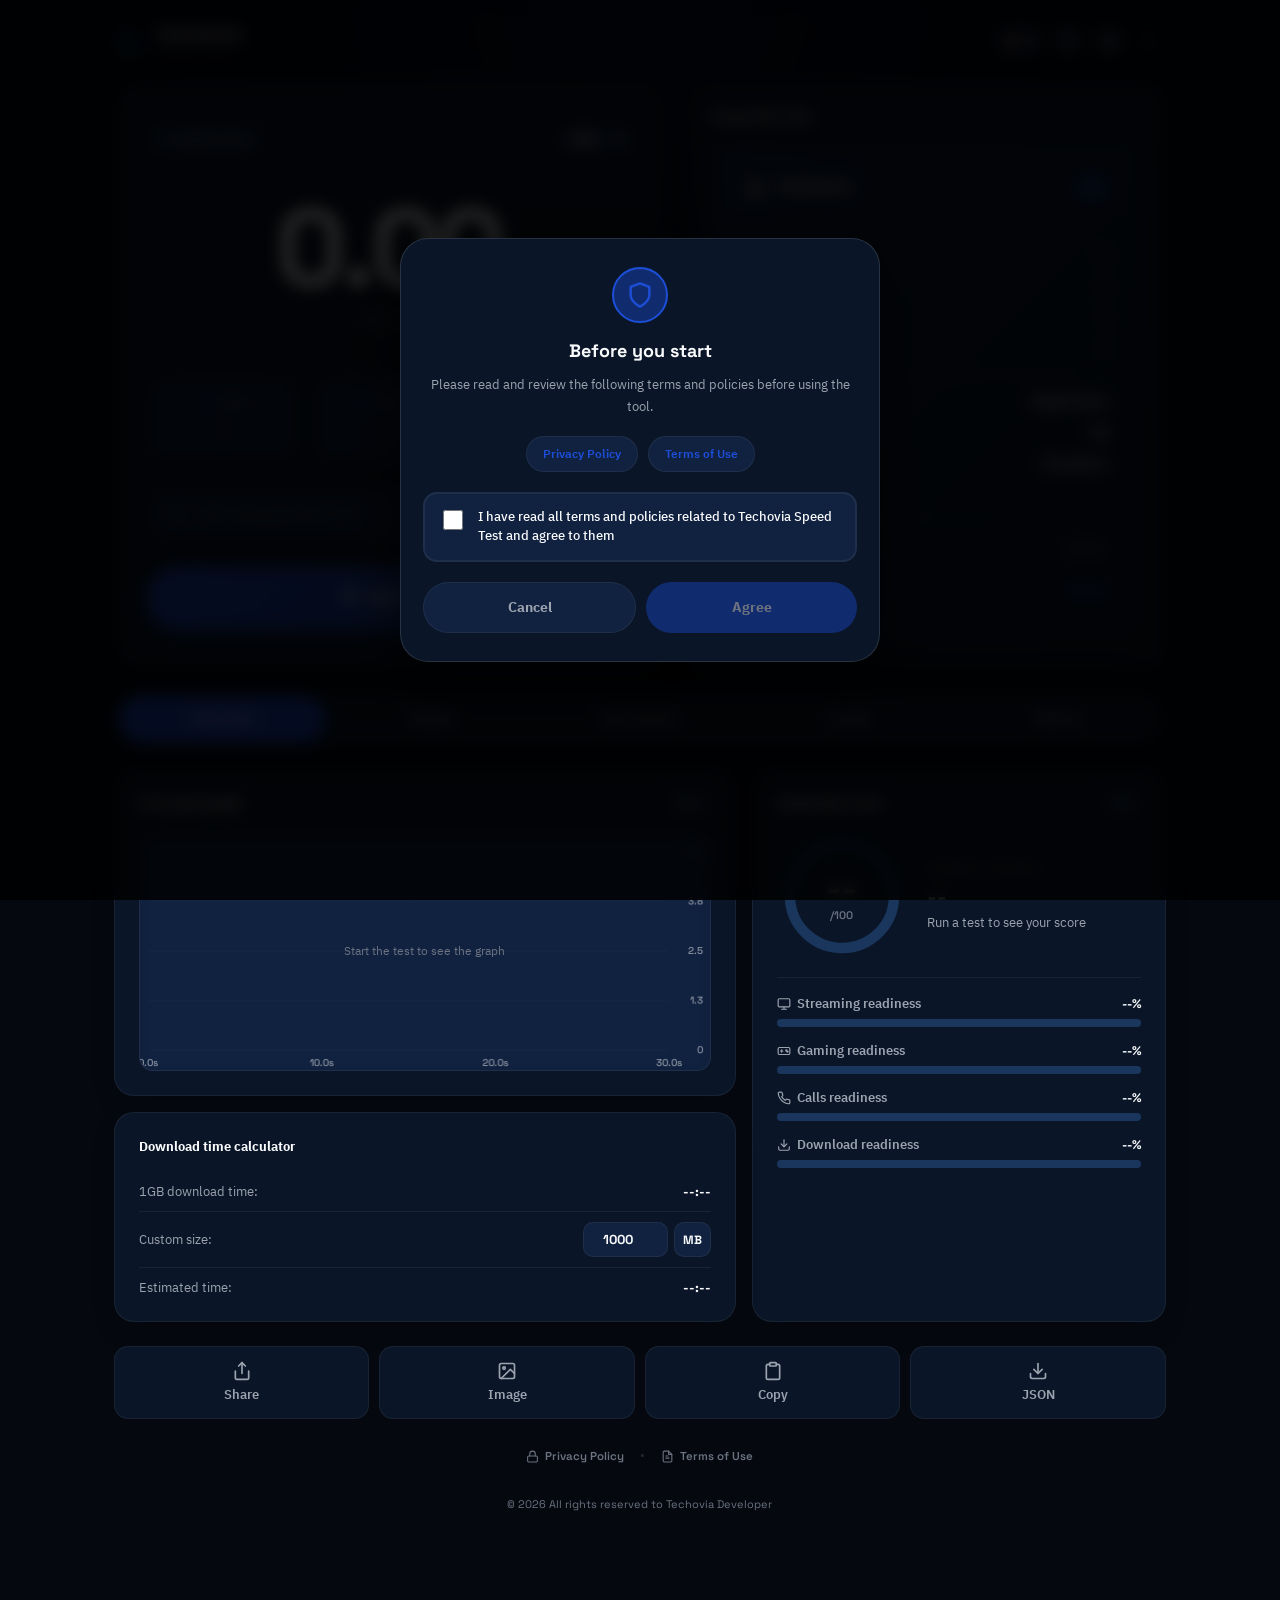
<file: index.html>
<!DOCTYPE html>
<html lang="ar" dir="rtl" data-theme="neon-dark">
<head>
<meta charset="UTF-8">
<meta name="viewport" content="width=device-width,initial-scale=1,maximum-scale=5,viewport-fit=cover">
<meta name="theme-color" content="#05080f">
<meta name="mobile-web-app-capable" content="yes">
<meta name="apple-mobile-web-app-capable" content="yes">
<meta name="apple-mobile-web-app-status-bar-style" content="black-translucent">
<meta name="apple-mobile-web-app-title" content="Techovia">
<link rel="icon" type="image/svg+xml" href="./assets/logo.svg">
<link rel="apple-touch-icon" href="./assets/logo.svg">
<link rel="manifest" id="manifestLink">
<link rel="preconnect" href="https://fonts.googleapis.com">
<link rel="preconnect" href="https://fonts.gstatic.com" crossorigin>
<link href="https://fonts.googleapis.com/css2?family=Space+Grotesk:wght@500;600;700&family=IBM+Plex+Sans+Arabic:wght@400;500;600;700&display=swap" rel="stylesheet">
<title>Techovia Speed Test</title>

<!-- 1. Neon Dark (الافتراضي) -->
<style id="theme-neon-dark">
:root, [data-theme="neon-dark"] {
    --bg: #05080f; --surface-1: #0A1628; --surface-2: #112240; --surface-3: #1A365D;
    --border: rgba(255,255,255,0.06); --border-strong: rgba(255,255,255,0.12);
    --text-1: #F9FAFB; --text-2: #9CA3AF; --text-3: #6B7280;
    --primary: #1D4ED8; --primary-glow: rgba(29, 78, 216, 0.4); --cyan: #3B82F6;
    --success: #10B981; --warning: #F59E0B; --danger: #1D4ED8;
    --radius-sm: 10px; --radius-md: 14px; --radius-lg: 20px; --radius-xl: 28px; --radius-full: 999px;
    --font-body: 'IBM Plex Sans Arabic', system-ui, sans-serif;
    --font-display: 'Space Grotesk', 'IBM Plex Sans Arabic', system-ui, sans-serif;
    --t-fast: 0.15s ease; --t-base: 0.3s ease;
}
</style>

<!-- 2. Light -->
<style id="theme-light">
[data-theme="light"] {
    --bg: #F3F4F6; --surface-1: #FFFFFF; --surface-2: #F9FAFB; --surface-3: #E5E7EB;
    --border: rgba(0,0,0,0.05); --border-strong: rgba(0,0,0,0.12);
    --text-1: #111827; --text-2: #4B5563; --text-3: #9CA3AF;
    --primary: #1D4ED8; --primary-glow: rgba(29, 78, 216, 0.15); --cyan: #2563EB;
    --success: #10B981; --warning: #F59E0B; --danger: #1D4ED8;
}
</style>

<!-- 3. Emerald -->
<style id="theme-emerald">
[data-theme="emerald"] {
    --bg: #02140E; --surface-1: #062B20; --surface-2: #0A3D2D; --surface-3: #0F523D;
    --border: rgba(16,185,129,0.15); --border-strong: rgba(16,185,129,0.3);
    --text-1: #ECFDF5; --text-2: #A7F3D0; --text-3: #6EE7B7;
    --primary: #10B981; --primary-glow: rgba(16,185,129,0.4); --cyan: #34D399;
    --success: #10B981; --warning: #F59E0B; --danger: #10B981;
}
</style>

<!-- 4. Charcoal -->
<style id="theme-charcoal">
[data-theme="charcoal"] {
    --bg: #0F1115; --surface-1: #1F232B; --surface-2: #2D333D; --surface-3: #3F4652;
    --border: rgba(255,255,255,0.05); --border-strong: rgba(255,255,255,0.1);
    --text-1: #F9FAFB; --text-2: #D1D5DB; --text-3: #9CA3AF;
    --primary: #3B82F6; --primary-glow: rgba(59,130,246,0.4); --cyan: #60A5FA;
    --success: #10B981; --warning: #F59E0B; --danger: #3B82F6;
}
</style>

<!-- 5. Pastel -->
<style id="theme-pastel">
[data-theme="pastel"] {
    --bg: #FAFAFA; --surface-1: #FFFFFF; --surface-2: #F3F4F6; --surface-3: #E5E7EB;
    --border: rgba(139,92,246,0.1); --border-strong: rgba(139,92,246,0.2);
    --text-1: #1F2937; --text-2: #6B7280; --text-3: #9CA3AF;
    --primary: #8B5CF6; --primary-glow: rgba(139,92,246,0.15); --cyan: #A78BFA;
    --success: #10B981; --warning: #F59E0B; --danger: #8B5CF6;
}
</style>

<style>
*{box-sizing:border-box;-webkit-tap-highlight-color:transparent}
html{scroll-behavior:smooth}
body{margin:0;color:var(--text-1);font-family:var(--font-body);min-height:100vh;min-height:100dvh;-webkit-font-smoothing:antialiased;overflow-x:hidden;background:var(--bg);transition:background-color .3s ease}
body::before{content:'';position:fixed;inset:0;background:radial-gradient(circle at 50% 0%, var(--primary-glow), transparent 50%);pointer-events:none;z-index:0;opacity:0.3}
:focus-visible{outline:2px solid var(--primary);outline-offset:3px}
button,select,input{font-family:inherit}
button{cursor:pointer;user-select:none}
img{display:block}
.app{margin:0 auto;padding:14px 12px 100px;display:flex;flex-direction:column;gap:16px;max-width:520px;position:relative;z-index:1}

/* Consent Modal */
.consent-overlay{position:fixed;inset:0;background:rgba(0,0,0,0.85);backdrop-filter:blur(8px);-webkit-backdrop-filter:blur(8px);z-index:9999;display:none;justify-content:center;align-items:center;padding:16px;animation:fadeIn 0.3s ease}
.consent-overlay.active{display:flex}
.consent-card{background:var(--surface-1);border:1px solid var(--border-strong);border-radius:var(--radius-xl);padding:28px 22px;max-width:480px;width:100%;box-shadow:0 20px 60px rgba(0,0,0,0.6);max-height:90vh;overflow-y:auto;text-align:center}
.consent-icon{width:56px;height:56px;margin:0 auto 16px;display:grid;place-items:center;border-radius:50%;background:var(--primary-glow);border:2px solid var(--primary);color:var(--primary)}
.consent-icon svg{width:28px;height:28px;stroke:currentColor;fill:none;stroke-width:2;stroke-linecap:round;stroke-linejoin:round}
.consent-card h2{margin:0 0 12px;font-family:var(--font-display);font-size:18px;font-weight:700;color:var(--text-1)}
.consent-card > p{margin:0 0 18px;font-size:13px;color:var(--text-2);line-height:1.7}
.consent-links{display:flex;gap:10px;justify-content:center;margin-bottom:20px;flex-wrap:wrap}
.consent-links a{padding:8px 16px;background:var(--surface-2);border:1px solid var(--border);border-radius:var(--radius-full);font-size:12px;font-weight:600;color:var(--primary);text-decoration:none;transition:all 0.2s}
.consent-links a:hover{background:var(--primary-glow);border-color:var(--primary);color:var(--text-1)}
.consent-checkbox{display:flex;gap:12px;align-items:flex-start;margin:20px 0;padding:14px;background:var(--surface-2);border:2px solid var(--border);border-radius:var(--radius-md);cursor:pointer;transition:all 0.2s;text-align:start}
.consent-checkbox:has(input:checked){border-color:var(--primary);background:var(--primary-glow)}
.consent-checkbox input{flex-shrink:0;width:20px;height:20px;margin-top:2px;accent-color:var(--primary);cursor:pointer}
.consent-checkbox span{font-size:12.5px;color:var(--text-1);line-height:1.5;font-weight:500}
.consent-actions{display:flex;gap:10px;margin-top:20px}
.consent-btn{flex:1;padding:14px;border-radius:var(--radius-full);font-weight:700;font-size:14px;border:0;cursor:pointer;transition:all 0.2s;font-family:inherit}
.consent-btn.agree{background:var(--primary);color:#fff;box-shadow:0 4px 16px var(--primary-glow)}
.consent-btn.agree:disabled{opacity:0.4;cursor:not-allowed;box-shadow:none}
.consent-btn.agree:not(:disabled):hover{transform:translateY(-1px)}
.consent-btn.cancel{background:var(--surface-2);color:var(--text-2);border:1px solid var(--border)}
.consent-btn.cancel:hover{color:var(--danger);border-color:var(--danger);background:rgba(239,68,68,0.1)}

/* Closed Message */
.closed-message{position:fixed;inset:0;background:var(--bg);display:none;justify-content:center;align-items:center;flex-direction:column;gap:20px;padding:24px;z-index:9999;text-align:center}
.closed-message.active{display:flex}
.closed-icon{width:80px;height:80px;border-radius:50%;background:rgba(239,68,68,0.1);border:2px solid var(--danger);display:grid;place-items:center;color:var(--danger)}
.closed-icon svg{width:40px;height:40px;stroke:currentColor;fill:none;stroke-width:2}
.closed-message p{font-size:15px;color:var(--text-1);font-weight:600;max-width:400px;line-height:1.6}
.closed-message button{padding:14px 32px;background:var(--primary);color:#fff;border:0;border-radius:var(--radius-full);font-weight:700;font-size:14px;cursor:pointer;font-family:inherit}
.closed-message button:hover{filter:brightness(1.1)}

/* Topbar */
.topbar{display:flex;justify-content:space-between;align-items:center;gap:8px;padding-bottom:4px}
.brand{display:flex;align-items:center;gap:10px;text-decoration:none;color:inherit}
.brand-logo{width:32px;height:32px;object-fit:contain}
.brand-text{display:flex;flex-direction:column;line-height:1}
.brand-name{font-family:var(--font-display);font-weight:700;font-size:16px;letter-spacing:1.5px;color:var(--text-1)}
.brand-tag{font-family:var(--font-display);font-weight:500;font-size:9px;letter-spacing:3px;color:var(--text-3);text-transform:uppercase;margin-top:3px}
.topbar-actions{display:flex;gap:6px;align-items:center}
.chip{background:var(--surface-1);border:1px solid var(--border);color:var(--text-2);padding:6px 10px;border-radius:var(--radius-full);font-size:11.5px;font-weight:600;transition:all var(--t-fast);display:inline-flex;align-items:center;gap:5px;text-decoration:none}
.chip:hover{background:var(--surface-2);color:var(--text-1);border-color:var(--border-strong)}
.chip.icon{padding:0;width:34px;height:34px;justify-content:center}
.chip.icon svg{width:16px;height:16px}
.chip.wide{width:100%;justify-content:center;padding:12px;font-size:13px}
.chip:disabled{opacity:0.35;pointer-events:none}
select.chip{-webkit-appearance:none;appearance:none;padding-inline-end:8px;height:34px}
select.chip option{background:var(--bg);color:var(--text-1)}

.hero{background:var(--surface-1);border:1px solid var(--border);border-radius:var(--radius-xl);padding:24px 20px;display:flex;flex-direction:column;align-items:center;gap:20px;position:relative;box-shadow:0 20px 40px -20px rgba(0,0,0,0.5),inset 0 1px 0 rgba(255,255,255,0.05)}
.hero-top-bar{width:100%;display:flex;justify-content:space-between;align-items:center;gap:10px;}
.status-line{display:inline-flex;align-items:center;gap:8px;font-size:12px;font-weight:600;color:var(--text-2);padding:6px 14px;background:var(--surface-2);border-radius:var(--radius-full);border:1px solid var(--border)}
.live-dot{width:6px;height:6px;border-radius:50%;background:var(--text-3);transition:background-color var(--t-base)}
.live-dot.active{background:var(--success)}
.live-dot.running{background:var(--primary);animation:pulseRing 1.6s ease-out infinite}
@keyframes pulseRing{0%{box-shadow:0 0 0 0 var(--primary-glow)}100%{box-shadow:0 0 0 12px transparent}}
.unit-select-wrap{display:flex;align-items:center;gap:4px;background:var(--surface-2);border:1px solid var(--border);border-radius:var(--radius-full);padding:4px;}
.unit-select-wrap select{background:transparent;border:0;color:var(--text-1);font-family:var(--font-display);font-size:12px;font-weight:700;outline:none;cursor:pointer;padding:2px 8px;}
.unit-select-wrap select option{background:var(--surface-1);color:var(--text-1);}
.speed-display{display:flex;flex-direction:column;align-items:center;justify-content:center;margin:10px 0 4px;width:100%}
.speed-value{font-family:var(--font-display);font-weight:700;font-size:clamp(64px,20vw,96px);line-height:1;letter-spacing:-3px;color:var(--text-1);transition:color var(--t-base);font-variant-numeric:tabular-nums}
.speed-unit{font-family:var(--font-display);font-weight:600;font-size:14px;letter-spacing:4px;color:var(--text-3);text-transform:uppercase;margin-top:8px}
.hero-stats-grid{display:grid;grid-template-columns:repeat(3,1fr);gap:12px;width:100%;margin-top:8px}
.h-stat{background:var(--surface-2);border:1px solid var(--border);border-radius:var(--radius-md);padding:14px 10px;display:flex;flex-direction:column;align-items:center;gap:8px;box-shadow:inset 0 1px 0 rgba(255,255,255,0.02);transition:border-color var(--t-base),transform var(--t-fast)}
.h-stat:hover{border-color:var(--border-strong);transform:translateY(-2px)}
.h-stat-label{font-size:10.5px;color:var(--text-3);text-transform:uppercase;font-weight:600;letter-spacing:0.5px;display:flex;align-items:center;gap:6px}
.h-stat-label svg{width:14px;height:14px;stroke:var(--primary);fill:none;stroke-width:2;stroke-linecap:round;stroke-linejoin:round}
.h-stat-value{font-family:var(--font-display);font-size:15px;font-weight:700;color:var(--text-1);font-variant-numeric:tabular-nums;white-space:nowrap;overflow:hidden;text-overflow:ellipsis}
.h-stat-value.flash{animation:flash 0.8s ease}
@keyframes flash{0%{transform:scale(1)}35%{transform:scale(1.15);color:var(--primary)}100%{transform:scale(1)}}
.tag-field{width:100%;display:flex;align-items:center;gap:10px;background:var(--surface-2);border:1px solid var(--border);border-radius:var(--radius-full);padding:14px 20px;transition:all var(--t-fast);box-shadow:inset 0 2px 4px rgba(0,0,0,0.1)}
.tag-field:focus-within{border-color:var(--primary);box-shadow:0 0 0 3px var(--primary-glow),inset 0 2px 4px rgba(0,0,0,0.1)}
.tag-field svg{width:18px;height:18px;color:var(--text-3);flex-shrink:0}
.tag-field input{border:0;background:transparent;color:var(--text-1);font-size:13px;width:100%;outline:none;font-family:inherit}
.tag-field input::placeholder{color:var(--text-3)}
.cta{width:100%;padding:18px;border:1px solid rgba(255,255,255,0.1);border-radius:var(--radius-full);background:linear-gradient(135deg, var(--primary) 0%, #1E3A8A 100%);color:#fff;font-size:15px;font-weight:700;font-family:var(--font-body);display:inline-flex;align-items:center;justify-content:center;gap:10px;box-shadow:0 8px 24px -6px var(--primary-glow),inset 0 1px 0 rgba(255,255,255,0.2);transition:transform var(--t-fast),background var(--t-base),box-shadow var(--t-base)}
.cta:active:not(:disabled){transform:scale(0.98)}
.cta:disabled{opacity:0.7;cursor:not-allowed}
.cta.running{background:linear-gradient(135deg,#F59E0B,#D97706);box-shadow:0 8px 24px -6px rgba(245,158,11,0.4)}
.cta.done{background:linear-gradient(135deg,#10B981,#059669);box-shadow:0 8px 24px -6px rgba(16,185,129,0.4)}
.cta-icon svg{width:18px;height:18px;fill:none;stroke:currentColor;stroke-width:2.5;stroke-linecap:round;stroke-linejoin:round}
.stats-column{display:contents}
.identity-panel{margin-top:0}
.panel{background:var(--surface-1);border:1px solid var(--border);border-radius:var(--radius-lg);padding:20px;box-shadow:0 10px 30px -10px rgba(0,0,0,0.3)}
.panel-header{display:flex;justify-content:space-between;align-items:center;margin-bottom:16px;gap:8px}
.panel-title{font-size:13px;font-weight:700;color:var(--text-1);display:inline-flex;align-items:center;gap:8px}
.panel-title svg{width:16px;height:16px;color:var(--primary);fill:none;stroke:currentColor;stroke-width:2}
.panel-badge{font-family:var(--font-display);font-size:10px;font-weight:600;color:var(--text-3);padding:4px 8px;background:var(--surface-2);border-radius:var(--radius-full);border:1px solid var(--border)}
.id-card{position:relative;border-radius:var(--radius-lg);padding:22px;overflow:hidden;background:linear-gradient(135deg,var(--surface-2) 0%,var(--surface-1) 100%);border:1px solid var(--border);color:var(--text-1);box-shadow:0 12px 28px rgba(0,0,0,0.3)}
.id-card::before{content:'';position:absolute;top:-40%;right:-30%;width:220px;height:220px;border-radius:50%;background:radial-gradient(circle,var(--primary-glow),transparent 70%);pointer-events:none}
.id-card-head{display:flex;justify-content:space-between;align-items:center;margin-bottom:20px;position:relative;z-index:1}
.id-card-brand{display:flex;align-items:center;gap:10px;font-family:var(--font-display);font-weight:700;font-size:14px;letter-spacing:1.5px}
.id-card-brand img{width:22px;height:22px;filter:brightness(0) invert(1)}
.id-card-badge{font-family:var(--font-display);font-size:11px;font-weight:700;padding:4px 10px;border-radius:var(--radius-full);background:var(--primary-glow);border:1px solid var(--primary);color:var(--text-1)}
.id-card-body{position:relative;z-index:1;display:flex;flex-direction:column;gap:14px}
.id-card-row{display:flex;justify-content:space-between;align-items:center;gap:12px}
.id-card-key{font-size:11px;text-transform:uppercase;letter-spacing:1px;color:var(--text-3);font-weight:600;flex-shrink:0}
.id-card-val{font-family:var(--font-display);font-size:13px;font-weight:700;text-align:end;display:-webkit-box;-webkit-line-clamp:2;-webkit-box-orient:vertical;overflow:hidden;line-height:1.3;max-width:72%;word-break:break-word;color:var(--text-1)}
.id-card-divider{height:1px;background:var(--border);margin:4px 0;position:relative;z-index:1}
.id-card-footer{margin-top:18px;padding-top:16px;border-top:1px solid var(--border);display:flex;justify-content:space-between;align-items:flex-end;gap:12px;position:relative;z-index:1}
.id-card-footer-left{display:flex;flex-direction:column;gap:4px}
.id-card-footer-label{font-size:10.5px;color:var(--text-3);letter-spacing:1px;text-transform:uppercase;font-weight:600}
.id-card-speed{font-family:var(--font-display);font-weight:700;font-size:24px;line-height:1;color:var(--text-1)}
.id-card-grade{font-family:var(--font-display);font-weight:700;font-size:38px;line-height:1;letter-spacing:-1px;color:var(--primary)}
.segmented{display:flex;background:var(--surface-1);border:1px solid var(--border);border-radius:var(--radius-full);padding:5px;gap:4px;box-shadow:0 4px 10px rgba(0,0,0,0.2)}
.segmented button{flex:1;padding:10px 2px;border:0;background:transparent;color:var(--text-2);font-size:11px;font-weight:600;font-family:inherit;border-radius:var(--radius-full);transition:all var(--t-base);white-space:nowrap}
.segmented button.active{background:var(--surface-2);color:var(--text-1);box-shadow:0 2px 6px rgba(0,0,0,0.1)}
[data-theme="neon-dark"] .segmented button.active{background:var(--primary);color:#fff;box-shadow:0 4px 12px var(--primary-glow)}
.tab-content{display:none;flex-direction:column;gap:16px}
.tab-content.active{display:flex;animation:tabIn 0.3s ease}
@keyframes tabIn{from{opacity:0;transform:translateY(8px)}to{opacity:1;transform:translateY(0)}}
.graph-wrap{position:relative;width:100%;height:180px;border-radius:var(--radius-md);background:var(--surface-2);border:1px solid var(--border);overflow:hidden;box-shadow:inset 0 4px 12px rgba(0,0,0,0.1)}
#graph{width:100%;height:100%;display:block;cursor:crosshair}
.graph-empty{position:absolute;inset:0;display:grid;place-items:center;font-size:12px;color:var(--text-3);pointer-events:none;transition:opacity var(--t-base);text-align:center;padding:0 20px}
.graph-empty.hidden{opacity:0}
.warmup-indicator{position:absolute;top:10px;left:10px;display:inline-flex;align-items:center;gap:6px;font-size:10px;font-weight:700;color:var(--warning);background:var(--surface-1);border:1px solid rgba(245,158,11,0.3);padding:4px 8px;border-radius:var(--radius-full);opacity:0;transform:translateY(-4px);transition:all var(--t-base);pointer-events:none;z-index:4}
.warmup-indicator svg{width:12px;height:12px}
.warmup-indicator.active{opacity:1;transform:translateY(0);animation:pulse 1.4s ease-in-out infinite}
@keyframes pulse{0%,100%{opacity:1}50%{opacity:0.55}}
.graph-tip{position:absolute;top:0;transform:translate(-50%,-100%);background:var(--surface-1);border:1px solid var(--border-strong);border-radius:var(--radius-sm);padding:6px 10px;pointer-events:none;box-shadow:0 4px 12px rgba(0,0,0,0.3);font-size:11px;line-height:1.3;white-space:nowrap;opacity:0;transition:opacity var(--t-fast);z-index:5}
.graph-tip.show{opacity:1}
.graph-tip .tt-speed{font-family:var(--font-display);font-weight:700;color:var(--primary);font-size:13px}
.graph-tip .tt-time{color:var(--text-3);font-size:10px}
.score-block{display:flex;align-items:center;gap:20px;padding-bottom:16px;border-bottom:1px solid var(--border);margin-bottom:16px}
.score-gauge-wrap{position:relative;width:130px;height:130px;flex-shrink:0}
.score-gauge{width:100%;height:100%;transform:rotate(-90deg)}
.sg-track{fill:none;stroke:var(--surface-3);stroke-width:8}
.sg-progress{fill:none;stroke:url(#scoreGrad);stroke-width:8;stroke-linecap:round;stroke-dasharray:251.3;stroke-dashoffset:251.3;transition:stroke-dashoffset 0.6s ease}
.score-value-wrap{position:absolute;inset:0;display:flex;flex-direction:column;align-items:center;justify-content:center;pointer-events:none}
.score-number{font-family:var(--font-display);font-weight:700;font-size:36px;line-height:1;color:var(--text-1);font-variant-numeric:tabular-nums}
.score-out-of{font-size:11px;color:var(--text-3);font-family:var(--font-display);font-weight:600;margin-top:2px}
.score-info{flex:1;display:flex;flex-direction:column;gap:6px;min-width:0}
.score-info-label{font-size:11.5px;color:var(--text-3);text-transform:uppercase;letter-spacing:1px;font-weight:600}
.score-info-grade{font-family:var(--font-display);font-size:22px;font-weight:700;color:var(--text-1);line-height:1.1}
.score-info-desc{font-size:12.5px;color:var(--text-2);line-height:1.4}
.readiness-list{display:flex;flex-direction:column;gap:14px}
.readiness-item{display:flex;flex-direction:column;gap:6px}
.readiness-top{display:flex;justify-content:space-between;align-items:center;font-size:12.5px;gap:8px}
.readiness-label{color:var(--text-2);font-weight:600;display:flex;align-items:center;gap:6px}
.readiness-label svg{width:14px;height:14px}
.readiness-pct{font-family:var(--font-display);font-weight:700;color:var(--text-1);font-variant-numeric:tabular-nums}
.readiness-bar{height:8px;background:var(--surface-3);border-radius:var(--radius-full);overflow:hidden}
.readiness-fill{height:100%;border-radius:var(--radius-full);width:0%;transition:width 0.7s ease,background 0.3s ease;background:var(--primary)}
.readiness-fill[data-level="good"]{background:var(--primary)}
.readiness-fill[data-level="avg"]{background:var(--primary-glow)}
.readiness-fill[data-level="bad"]{background:var(--primary)}
.calc-row{display:flex;justify-content:space-between;align-items:center;padding:10px 0;border-bottom:1px solid var(--border);font-size:12.5px;color:var(--text-2);gap:8px}
.calc-row:last-child{border-bottom:0;padding-bottom:0}
.calc-row:first-of-type{padding-top:0}
.calc-val{font-family:var(--font-display);font-weight:700;color:var(--text-1);font-variant-numeric:tabular-nums;font-size:13px}
.calc-row-input>span:first-child{flex-shrink:0}
.size-input{display:flex;gap:6px;flex:1;justify-content:flex-end}
.size-input input{width:85px;padding:8px 10px;border-radius:var(--radius-sm);border:1px solid var(--border);background:var(--surface-2);color:var(--text-1);font-family:var(--font-display);font-size:13px;font-weight:700;outline:none;text-align:center}
.size-input input:focus{border-color:var(--primary);box-shadow:0 0 0 2px var(--primary-glow)}
.size-input select{padding:8px;border-radius:var(--radius-sm);border:1px solid var(--border);background:var(--surface-2);color:var(--text-1);font-family:var(--font-display);font-size:12px;font-weight:700;outline:none;cursor:pointer;-webkit-appearance:none}
.size-input select option{background:var(--bg);color:var(--text-1)}
.metrics-list,.score-list{display:flex;flex-direction:column}
.metric-row{display:flex;justify-content:space-between;align-items:center;padding:12px 0;border-bottom:1px solid var(--border);font-size:13px;color:var(--text-2)}
.metric-row:last-child{border-bottom:0;padding-bottom:0}
.metric-row:first-child{padding-top:0}
.metric-row-val{font-family:var(--font-display);font-weight:700;color:var(--text-1);font-variant-numeric:tabular-nums}
.score-item{display:flex;align-items:center;gap:12px;padding:10px 0;border-bottom:1px solid var(--border)}
.score-item:last-child{border-bottom:0;padding-bottom:0}
.score-item:first-child{padding-top:0}
.score-icon{width:34px;height:34px;display:grid;place-items:center;background:var(--surface-2);border-radius:var(--radius-sm);flex-shrink:0;border:1px solid var(--border);color:var(--primary)}
.score-icon svg{width:18px;height:18px;fill:none;stroke:currentColor;stroke-width:2}
.score-body{display:flex;flex-direction:column;gap:2px;min-width:0;flex:1}
.score-label{font-size:11.5px;color:var(--text-3);font-weight:500}
.score-value{font-size:13px;font-weight:700;color:var(--text-1)}
.device-note{display:flex;gap:12px;background:var(--surface-2);border:1px solid var(--border);border-radius:var(--radius-md);padding:16px}
.device-note>svg{width:20px;height:20px;flex-shrink:0;color:var(--primary);margin-top:2px;fill:none;stroke:currentColor;stroke-width:2}
.device-note-content{font-size:12px;color:var(--text-2);line-height:1.65}
.device-note-content strong{color:var(--text-1);font-weight:700;display:block;margin-bottom:6px;font-size:13px}
.device-note-content ul{margin:8px 0;padding-inline-start:18px;list-style:disc}
.device-note-content li{margin-bottom:4px}
.device-note-content .privacy-line{display:flex;align-items:center;gap:6px;margin-top:10px;padding-top:10px;border-top:1px solid var(--border);color:var(--success);font-weight:600;font-size:11.5px}
.device-note-content .privacy-line svg{width:14px;height:14px;margin-top:0;fill:none;stroke:currentColor;stroke-width:2}
.device-row{display:flex;justify-content:space-between;align-items:center;padding:10px 0;font-size:13px;color:var(--text-2);gap:10px;border-bottom:1px dashed var(--border)}
.device-row:last-child{border-bottom:0;padding-bottom:0}
.device-row span:first-child{flex-shrink:0}
.device-row span:last-child{color:var(--text-1);font-weight:600;font-family:var(--font-display);text-align:end;overflow:hidden;text-overflow:ellipsis;white-space:nowrap;max-width:60%;font-variant-numeric:tabular-nums}
.ua-box{background:var(--surface-2);border:1px solid var(--border);border-radius:var(--radius-sm);padding:12px;margin-top:10px;display:flex;gap:10px;align-items:flex-start}
.ua-text{flex:1;font-family:monospace;font-size:10.5px;color:var(--text-2);word-break:break-all;line-height:1.5;direction:ltr;text-align:left;max-height:60px;overflow-y:auto}
.ua-copy{background:var(--primary);border:0;color:#fff;width:30px;height:30px;border-radius:8px;display:grid;place-items:center;flex-shrink:0;cursor:pointer}
.ua-copy svg{width:14px;height:14px;fill:none;stroke:currentColor;stroke-width:2}
.fp-block{display:flex;align-items:center;gap:16px;background:var(--surface-2);border:1px solid var(--border);border-radius:var(--radius-md);padding:14px 16px;margin-bottom:14px}
.fp-score-wrap{position:relative;width:68px;height:68px;flex-shrink:0}
.fp-score-svg{width:100%;height:100%;transform:rotate(-90deg)}
.fp-track{fill:none;stroke:var(--surface-3);stroke-width:6}
.fp-fill{fill:none;stroke-width:6;stroke-linecap:round;stroke-dasharray:176;stroke-dashoffset:176;transition:stroke-dashoffset 0.7s ease}
.fp-fill[data-level="low"]{stroke:var(--success)}
.fp-fill[data-level="mid"]{stroke:var(--warning)}
.fp-fill[data-level="high"]{stroke:var(--primary)}
.fp-num-wrap{position:absolute;inset:0;display:flex;align-items:center;justify-content:center;pointer-events:none}
.fp-num{font-family:var(--font-display);font-weight:700;font-size:18px;color:var(--text-1);font-variant-numeric:tabular-nums}
.fp-info{flex:1;min-width:0}
.fp-info-label{font-size:10.5px;color:var(--text-3);text-transform:uppercase;letter-spacing:1px;font-weight:600;margin-bottom:4px}
.fp-info-level{font-family:var(--font-display);font-weight:700;font-size:15px;color:var(--text-1);margin-bottom:4px}
.fp-info-desc{font-size:11px;color:var(--text-2);line-height:1.4}
.fp-signals{display:flex;flex-wrap:wrap;gap:6px;margin-top:8px}
.fp-signal{font-size:10px;padding:4px 8px;background:var(--primary-glow);color:var(--text-1);border-radius:var(--radius-full);border:1px solid var(--primary);font-weight:600}
.history-list{display:flex;flex-direction:column;gap:10px}
.history-empty{text-align:center;padding:30px 10px;color:var(--text-3);font-size:13px}
.history-item{background:var(--surface-2);border:1px solid var(--border);border-radius:var(--radius-md);padding:12px 14px;display:grid;grid-template-columns:42px 1fr auto;gap:12px;align-items:center;position:relative;animation:tabIn 0.3s ease}
.history-avatar{width:42px;height:42px;border-radius:50%;display:grid;place-items:center;font-size:18px;font-weight:700;font-family:var(--font-display);background:var(--surface-1);border:2px solid var(--surface-3);color:var(--text-1)}
.history-avatar[data-grade="good"]{border-color:var(--success);background:rgba(16,185,129,0.1);color:var(--success)}
.history-avatar[data-grade="avg"]{border-color:var(--warning);background:rgba(245,158,11,0.1);color:var(--warning)}
.history-avatar[data-grade="bad"]{border-color:var(--primary);background:var(--primary-glow);color:var(--text-1)}
.history-main{display:flex;flex-direction:column;gap:4px;min-width:0}
.history-tag{font-size:13px;font-weight:700;color:var(--text-1);overflow:hidden;text-overflow:ellipsis;white-space:nowrap}
.history-tag.empty{color:var(--text-3);font-weight:500;font-style:italic}
.history-meta{display:flex;gap:10px;align-items:center;font-size:11px;color:var(--text-3);font-family:var(--font-display);flex-wrap:wrap}
.history-meta-item b{color:var(--text-2);font-weight:700}
.history-right{display:flex;flex-direction:column;align-items:flex-end;gap:3px}
.history-speed{font-family:var(--font-display);font-weight:700;font-size:15px;color:var(--primary);font-variant-numeric:tabular-nums}
.history-time{font-size:10px;color:var(--text-3);font-family:var(--font-display)}
.history-item-del{position:absolute;top:10px;left:10px;width:28px;height:28px;border-radius:50%;background:transparent;border:0;color:var(--text-3);display:grid;place-items:center;transition:all var(--t-fast);opacity:0.3;cursor:pointer}
.history-item-del svg{width:14px;height:14px;fill:none;stroke:currentColor;stroke-width:2;stroke-linecap:round;stroke-linejoin:round}
.history-item:hover .history-item-del,.history-item:focus-within .history-item-del{opacity:1}
.history-item-del:hover{background:rgba(239,68,68,0.15);color:var(--danger)}
.text-btn{background:var(--surface-2);border:1px solid var(--border);color:var(--text-2);font-size:11px;font-weight:600;padding:6px 12px;border-radius:var(--radius-sm);transition:all var(--t-fast);font-family:inherit}
.text-btn:hover{color:var(--danger);border-color:var(--danger);background:rgba(239,68,68,0.1)}
.trend-filter{display:flex;background:var(--surface-2);border-radius:var(--radius-full);padding:4px;gap:4px;margin-bottom:14px}
.trend-filter button{flex:1;padding:8px 4px;border:0;background:transparent;color:var(--text-2);font-size:11px;font-weight:600;font-family:inherit;border-radius:var(--radius-full);transition:all var(--t-base)}
.trend-filter button.active{background:var(--surface-1);color:var(--text-1);box-shadow:0 2px 5px rgba(0,0,0,0.1)}
[data-theme="neon-dark"] .trend-filter button.active{background:var(--primary);color:#fff}
.trend-chart-wrap{position:relative;width:100%;height:180px;border-radius:var(--radius-md);background:var(--surface-2);border:1px solid var(--border);overflow:hidden;box-shadow:inset 0 4px 12px rgba(0,0,0,0.1)}
#trendChart{width:100%;height:100%;display:block}
.trend-empty{position:absolute;inset:0;display:grid;place-items:center;font-size:12px;color:var(--text-3);text-align:center;padding:0 20px}
.trend-summary{display:grid;grid-template-columns:repeat(3,1fr);gap:8px;margin-top:14px}
.trend-stat{background:var(--surface-2);border:1px solid var(--border);border-radius:var(--radius-sm);padding:10px 8px;text-align:center}
.trend-stat-label{font-size:10px;color:var(--text-3);text-transform:uppercase;letter-spacing:0.6px;font-weight:600}
.trend-stat-value{font-family:var(--font-display);font-weight:700;font-size:15px;color:var(--text-1);margin-top:4px;font-variant-numeric:tabular-nums}
.app-footer{display:grid;grid-template-columns:repeat(4,1fr);gap:8px;margin-top:4px}
.ghost-btn{background:var(--surface-1);border:1px solid var(--border);color:var(--text-2);padding:10px 6px;border-radius:var(--radius-md);font-size:10.5px;font-weight:600;font-family:inherit;display:inline-flex;flex-direction:column;align-items:center;gap:4px;transition:all var(--t-fast)}
.ghost-btn svg{width:18px;height:18px;fill:none;stroke:currentColor;stroke-width:2}
.ghost-btn:hover{background:var(--surface-2);color:var(--text-1);border-color:var(--border-strong)}
.legal-links{display:flex;justify-content:center;gap:16px;padding:10px 0 4px;flex-wrap:wrap}
.legal-links a{font-size:11.5px;color:var(--text-3);text-decoration:none;font-weight:600;font-family:var(--font-display);transition:color var(--t-fast);display:inline-flex;align-items:center;gap:6px}
.legal-links a:hover{color:var(--primary)}
.legal-links a svg{width:13px;height:13px;fill:none;stroke:currentColor;stroke-width:2}
.legal-links .sep{color:var(--border-strong);font-size:12px;line-height:1}
.copyright{text-align:center;font-size:11px;color:var(--text-3);padding:10px 0 6px;font-family:var(--font-display)}
.fab{position:fixed;bottom:20px;left:50%;transform:translateX(-50%) translateY(80px);width:60px;height:60px;border-radius:50%;border:0;background:linear-gradient(135deg,var(--primary),#1E3A8A);color:#fff;display:grid;place-items:center;box-shadow:0 8px 24px var(--primary-glow);z-index:50;opacity:0;pointer-events:none;transition:all 0.3s cubic-bezier(0.34,1.4,0.64,1)}
.fab svg{width:24px;height:24px;fill:none;stroke:currentColor;stroke-width:2}
.fab.visible{opacity:1;transform:translateX(-50%) translateY(0);pointer-events:auto}
.fab:active{transform:translateX(-50%) scale(0.94)}
.fab.running{background:linear-gradient(135deg,#F59E0B,#D97706);box-shadow:0 8px 24px rgba(245,158,11,0.4)}
.fab.running .fab-icon{animation:fabSpin 1.6s linear infinite}
@keyframes fabSpin{from{transform:rotate(0)}to{transform:rotate(360deg)}}
.toast{position:fixed;bottom:90px;left:50%;transform:translate(-50%,20px);background:var(--surface-1);color:var(--text-1);border:1px solid var(--border-strong);padding:12px 18px;border-radius:var(--radius-full);font-size:13px;font-weight:600;box-shadow:0 8px 24px rgba(0,0,0,0.3);z-index:200;opacity:0;pointer-events:none;transition:all 0.3s;max-width:90vw}
.toast.show{opacity:1;transform:translate(-50%,0)}
.toast.success{border-color:var(--success);color:var(--success)}
.toast.error{border-color:var(--warning);color:var(--warning)}
.sheet{position:fixed;inset:0;background:rgba(0,0,0,0.7);backdrop-filter:blur(4px);z-index:100;display:none;justify-content:center;align-items:flex-end;padding:10px}
.sheet.active{display:flex;animation:fadeIn 0.2s ease}
@keyframes fadeIn{from{opacity:0}to{opacity:1}}
.sheet-content{background:var(--surface-1);width:100%;max-width:520px;border-radius:var(--radius-xl) var(--radius-xl) 0 0;border:1px solid var(--border);max-height:88vh;display:flex;flex-direction:column;animation:sheetUp 0.3s cubic-bezier(0.34,1.2,0.64,1)}
@keyframes sheetUp{from{transform:translateY(30px);opacity:0}to{transform:translateY(0);opacity:1}}
.sheet-grab{width:36px;height:4px;background:var(--text-3);border-radius:2px;opacity:0.4;margin:10px auto 0}
.sheet-header{display:flex;justify-content:space-between;align-items:center;padding:14px 18px;border-bottom:1px solid var(--border)}
.sheet-title{font-family:var(--font-display);font-weight:700;font-size:15px;color:var(--text-1)}
.sheet-close{width:30px;height:30px;border-radius:50%;background:var(--surface-2);border:1px solid var(--border);color:var(--text-2);font-size:18px;display:grid;place-items:center;line-height:1}
.sheet-body{padding:18px;overflow-y:auto;flex:1}
.field{margin-bottom:18px}
.field:last-child{margin-bottom:0}
.field-label{display:block;font-size:11px;font-weight:700;color:var(--text-3);text-transform:uppercase;letter-spacing:1px;margin-bottom:10px}
.duration-options{display:grid;grid-template-columns:repeat(4,1fr);gap:8px}
.duration-options button{padding:12px 4px;background:var(--surface-2);border:1px solid var(--border);color:var(--text-2);border-radius:var(--radius-sm);font-size:12px;font-weight:600;font-family:inherit}
.duration-options button.active{background:var(--primary);color:#fff;border-color:var(--primary)}
.legal-btns{display:flex;flex-direction:column;gap:10px}
.legal-btn{width:100%;padding:14px 16px;background:var(--surface-2);border:1px solid var(--border);color:var(--text-2);border-radius:var(--radius-md);font-size:13px;font-weight:600;display:flex;align-items:center;justify-content:flex-start;gap:12px;text-decoration:none}
.legal-btn svg{width:18px;height:18px;color:var(--primary);fill:none;stroke:currentColor;stroke-width:2}
.legal-btn .arrow{margin-inline-start:auto;opacity:0.5}
.about-card{background:var(--surface-2);border:1px solid var(--border);border-radius:var(--radius-md);padding:16px}
.about-header{display:flex;align-items:center;gap:12px;margin-bottom:12px}
.about-header svg{color:var(--primary);flex-shrink:0;fill:none;stroke:currentColor;stroke-width:2}
.about-title{font-family:var(--font-display);font-weight:700;font-size:14px;color:var(--text-1)}
.about-version{font-family:var(--font-display);font-weight:600;font-size:12px;color:var(--cyan);margin-top:2px}
.about-desc{margin:0;font-size:12px;color:var(--text-2);line-height:1.6}
.dev-log{background:#000;color:var(--cyan);font-family:monospace;font-size:11px;padding:14px;border-radius:var(--radius-md);direction:ltr;text-align:left;max-height:340px;overflow-y:auto;white-space:pre-wrap;line-height:1.55;border:1px solid var(--border)}
.api-section{direction:ltr;text-align:left}
.api-endpoint{background:var(--surface-2);color:var(--primary);padding:12px;border-radius:var(--radius-sm);font-family:monospace;font-size:12px;margin:10px 0;display:flex;justify-content:space-between;align-items:center;gap:8px;border:1px solid var(--border)}
.api-endpoint code{flex:1;word-break:break-all}
.api-copy-btn{background:var(--primary);color:#fff;border:0;padding:6px 12px;border-radius:6px;font-size:11px;font-weight:700}
.api-info{color:var(--text-2);font-size:12px;line-height:1.6;margin-top:10px}
.api-example{background:var(--surface-2);padding:12px;border-radius:var(--radius-sm);margin-top:10px;font-family:monospace;font-size:11px;color:var(--text-1);direction:ltr;overflow-x:auto;white-space:pre;border:1px solid var(--border)}
.theme-grid{display:grid;grid-template-columns:repeat(2,1fr);gap:10px}
.theme-card{background:var(--surface-2);border:2px solid var(--border);border-radius:var(--radius-md);padding:12px;text-align:center;cursor:pointer;transition:all var(--t-fast)}
.theme-card:hover{border-color:var(--border-strong)}
.theme-card.active{border-color:var(--primary);box-shadow:0 0 0 3px var(--primary-glow)}
.theme-swatch{display:flex;gap:4px;justify-content:center;margin-bottom:8px}
.theme-swatch span{width:20px;height:20px;border-radius:50%;display:block}
.theme-name{font-size:12px;font-weight:700;color:var(--text-1)}
@media (max-width:400px){
    .history-item{grid-template-columns:38px 1fr auto;padding:10px}
    .history-avatar{width:38px;height:38px;font-size:16px}
    .app-footer{grid-template-columns:repeat(2,1fr)}
    .brand-name{font-size:15px}
    .segmented button{font-size:10px;padding:8px 2px}
    .score-block{flex-direction:column;text-align:center;gap:14px}
    .score-info{align-items:center}
    .hero-stats-grid{gap:8px}
    .h-stat{padding:12px 6px}
    .h-stat-value{font-size:13px}
    .hero-top-bar{flex-direction:column-reverse;align-items:stretch;gap:8px}
    .unit-select-wrap{justify-content:center;}
    .consent-card{padding:22px 18px}
    .consent-card h2{font-size:16px}
    .consent-actions{flex-direction:column-reverse}
}
@media (min-width:900px){
    .sheet { align-items: center; }
    .sheet-content { border-radius: var(--radius-xl); max-width: 600px; max-height: 85vh; }
    .app{max-width:1100px;padding:24px 24px 100px;display:grid;grid-template-columns:1.15fr 1fr;grid-template-areas:"topbar topbar" "hero stats" "tabs tabs" "content content" "footer footer";gap:20px;align-items:stretch}
    .topbar{grid-area:topbar}.hero{grid-area:hero;padding:40px 32px;gap:28px;min-height:100%;justify-content:center}
    .speed-value{font-size:110px}.hero-stats-grid{margin-top:16px;gap:16px}.h-stat{padding:18px 14px;border-radius:var(--radius-lg)}.h-stat-value{font-size:17px}
    .stats-column{grid-area:stats;display:flex;flex-direction:column;gap:16px;align-self:stretch;min-height:100%}.stats-column .identity-panel{flex:1;display:flex;flex-direction:column;margin:0}.stats-column .identity-panel .id-card{flex:1;display:flex;flex-direction:column;justify-content:space-between;padding:32px}
    .id-card-speed{font-size:30px}.id-card-grade{font-size:52px}.segmented{grid-area:tabs}.segmented button{padding:12px 10px;font-size:13.5px}.tab-content{grid-area:content}.app-footer{grid-area:footer;gap:10px}.ghost-btn{padding:14px 10px;font-size:12.5px}.ghost-btn svg{width:20px;height:20px}
    .tab-content[data-tab="overview"].active{display:grid;grid-template-columns:1.5fr 1fr;grid-template-areas:"graph score" "calc score";gap:16px;align-items:stretch}.tab-content[data-tab="overview"]>.panel:nth-child(1){grid-area:graph}.tab-content[data-tab="overview"]>.panel:nth-child(2){grid-area:score}.tab-content[data-tab="overview"]>.panel:nth-child(3){grid-area:calc}.graph-wrap{height:240px}
    .tab-content[data-tab="details"].active{display:grid;grid-template-columns:1fr 1fr;gap:16px;align-items:stretch}.tab-content[data-tab="details"]>.panel:nth-child(1){grid-column:1;grid-row:1}.tab-content[data-tab="details"]>.panel:nth-child(2){grid-column:2;grid-row:1/span 2}
    .tab-content[data-tab="device"].active{display:grid;grid-template-columns:1fr 1fr;gap:16px;align-items:stretch;grid-auto-flow:row dense}.device-note{grid-column:1/-1;margin-bottom:0;padding:20px}
    .trend-chart-wrap{height:280px}.history-item{grid-template-columns:52px 1fr auto;padding:16px}.history-avatar{width:52px;height:52px;font-size:22px}.history-tag{font-size:14.5px}.history-speed{font-size:17px}.panel{padding:24px}
    .fab{bottom:30px;left:auto;right:30px;transform:translateX(0) translateY(80px);width:64px;height:64px}.fab.visible{transform:translateX(0) translateY(0)}.fab:active{transform:translateX(0) scale(0.94)}
    .legal-links,.copyright{grid-column:1/-1}
}
.perf-low *{animation-duration:0.001ms!important}
.perf-low .live-dot.running,.perf-low .warmup-indicator.active{animation:pulse 2s ease-in-out infinite!important}
.perf-low .sg-progress,.perf-low .readiness-fill,.perf-low .fp-fill{transition-duration:0.15s!important}
.perf-low .tab-content.active{animation:none!important}
.perf-low .history-item{animation:none!important}
@media (prefers-reduced-motion:reduce){*,*::before,*::after{animation-duration:0.001ms!important;transition-duration:0.001ms!important}}
</style>
</head>
<body>

<div class="consent-overlay" id="consentModal">
    <div class="consent-card">
        <div class="consent-icon"><svg viewBox="0 0 24 24"><path d="M12 22s8-4 8-10V5l-8-3-8 3v7c0 6 8 10 8 10z"/></svg></div>
        <h2 data-i18n="consentTitle">Before you start</h2>
        <p data-i18n="consentText">Please read and review the following terms and policies before using the tool.</p>
        <div class="consent-links">
            <a href="./privacy.html" target="_blank" rel="noopener"><span data-i18n="privacyTitle">Privacy Policy</span></a>
            <a href="./terms.html" target="_blank" rel="noopener"><span data-i18n="termsTitle">Terms of Use</span></a>
        </div>
        <label class="consent-checkbox" for="consentCheckbox">
            <input type="checkbox" id="consentCheckbox">
            <span data-i18n="consentCheckLabel">I have read all terms and policies related to Techovia Speed Test and agree to them</span>
        </label>
        <div class="consent-actions">
            <button id="consentCancel" class="consent-btn cancel" data-i18n="consentCancel">Cancel</button>
            <button id="consentAgree" class="consent-btn agree" disabled data-i18n="consentAgree">Agree</button>
        </div>
    </div>
</div>

<div class="closed-message" id="closedMessage">
    <div class="closed-icon"><svg viewBox="0 0 24 24"><circle cx="12" cy="12" r="10"/><line x1="15" y1="9" x2="9" y2="15"/><line x1="9" y1="9" x2="15" y2="15"/></svg></div>
    <p data-i18n="consentClosed">Tool closed. Cannot be used without agreeing to the terms.</p>
    <button onclick="location.reload()" data-i18n="consentRetry">Retry</button>
</div>

<div class="app">
<header class="topbar">
<a class="brand" href="./" aria-label="Techovia">
<img class="brand-logo" src="./assets/logo.svg" alt="Techovia" width="32" height="32">
<div class="brand-text"><span class="brand-name">TECHOVIA</span><span class="brand-tag" data-i18n="brandTag">Speed Test</span></div>
</a>
<div class="topbar-actions">
<select id="langSelect" class="chip" aria-label="Language" data-i18n-aria="language">
<option value="ar">🇸🇦 AR</option><option value="en">🇬🇧 EN</option><option value="fr">🇫🇷 FR</option><option value="de">🇩🇪 DE</option><option value="es">🇪🇸 ES</option><option value="tr">🇹🇷 TR</option><option value="nl">🇳🇱 NL</option>
</select>
<button class="chip icon" id="themeBtn" aria-label="Themes" data-i18n-aria="appearance"><svg viewBox="0 0 24 24" fill="none" stroke="currentColor" stroke-width="2" stroke-linecap="round" stroke-linejoin="round" width="15" height="15"><circle cx="13.5" cy="6.5" r=".5" fill="currentColor"/><circle cx="17.5" cy="10.5" r=".5" fill="currentColor"/><circle cx="8.5" cy="7.5" r=".5" fill="currentColor"/><circle cx="6.5" cy="12.5" r=".5" fill="currentColor"/><path d="M12 2C6.5 2 2 6.5 2 12s4.5 10 10 10c.926 0 1.648-.746 1.648-1.688 0-.437-.18-.835-.437-1.125-.29-.289-.438-.652-.438-1.125a1.64 1.64 0 0 1 1.668-1.668h1.996c3.051 0 5.555-2.503 5.555-5.554C21.965 6.012 17.461 2 12 2z"/></svg></button>
<button class="chip icon" id="settingsBtn" aria-label="Settings" data-i18n-aria="settings"><svg viewBox="0 0 24 24" fill="none" stroke="currentColor" stroke-width="2" stroke-linecap="round" stroke-linejoin="round" width="15" height="15"><circle cx="12" cy="12" r="3"/><path d="M19.4 15a1.65 1.65 0 0 0 .33 1.82l.06.06a2 2 0 1 1-2.83 2.83l-.06-.06a1.65 1.65 0 0 0-1.82-.33 1.65 1.65 0 0 0-1 1.51V21a2 2 0 0 1-4 0v-.09A1.65 1.65 0 0 0 9 19.4a1.65 1.65 0 0 0-1.82.33l-.06.06a2 2 0 1 1-2.83-2.83l.06-.06a1.65 1.65 0 0 0 .33-1.82 1.65 1.65 0 0 0-1.51-1H3a2 2 0 0 1 0-4h.09A1.65 1.65 0 0 0 4.6 9a1.65 1.65 0 0 0-.33-1.82l-.06-.06a2 2 0 1 1 2.83-2.83l.06.06a1.65 1.65 0 0 0 1.82.33H9a1.65 1.65 0 0 0 1-1.51V3a2 2 0 0 1 4 0v.09a1.65 1.65 0 0 0 1 1.51 1.65 1.65 0 0 0 1.82-.33l.06-.06a2 2 0 1 1 2.83 2.83l-.06.06a1.65 1.65 0 0 0-.33 1.82V9a1.65 1.65 0 0 0 1.51 1H21a2 2 0 0 1 0 4h-.09a1.65 1.65 0 0 0-1.51 1z"/></svg></button>
<button class="chip icon" id="powerBtn" aria-label="Stop" data-i18n-aria="stopTest" disabled><svg viewBox="0 0 24 24" fill="none" stroke="currentColor" stroke-width="2" stroke-linecap="round" stroke-linejoin="round" width="15" height="15"><path d="M18.36 6.64a9 9 0 1 1-12.73 0M12 2v10"/></svg></button>
</div>
</header>

<section class="hero">
<div class="hero-top-bar">
<div class="status-line"><span class="live-dot" id="liveDot"></span><span id="statusText" data-i18n="ready">Ready to test</span></div>
<div class="unit-select-wrap"><select id="unitSelect" aria-label="Unit"><option value="MB/s">MB/s</option><option value="Mbps">Mbps</option></select></div>
</div>
<div class="speed-display"><div class="speed-value" id="speed">0.00</div><div class="speed-unit" id="statusUnit">MB/s</div></div>
<div class="hero-stats-grid">
<div class="h-stat"><span class="h-stat-label"><svg viewBox="0 0 24 24"><polyline points="22 12 18 12 15 21 9 3 6 12 2 12"/></svg><span data-i18n="qsPing">Ping</span></span><span class="h-stat-value" id="ping">-</span></div>
<div class="h-stat"><span class="h-stat-label"><svg viewBox="0 0 24 24"><path d="M21 15v4a2 2 0 0 1-2 2H5a2 2 0 0 1-2-2v-4"/><polyline points="17 8 12 3 7 8"/><line x1="12" y1="3" x2="12" y2="15"/></svg><span data-i18n="qsUpload">Upload</span></span><span class="h-stat-value" id="up">-</span></div>
<div class="h-stat"><span class="h-stat-label"><svg viewBox="0 0 24 24"><path d="M22 12h-4l-3 9L9 3l-3 9H2"/></svg><span data-i18n="qsJitter">Jitter</span></span><span class="h-stat-value" id="jitter">-</span></div>
</div>
<div class="tag-field"><svg viewBox="0 0 24 24" fill="none" stroke="currentColor" stroke-width="2" stroke-linecap="round" stroke-linejoin="round"><path d="M20.59 13.41l-7.17 7.17a2 2 0 0 1-2.83 0L2 12V2h10l8.59 8.59a2 2 0 0 1 0 2.82z"/><line x1="7" y1="7" x2="7.01" y2="7"/></svg><input type="text" id="tagInput" maxlength="40" data-i18n-placeholder="tagPlaceholder" placeholder="Add tag"></div>
<button class="cta" id="btnStart"><span class="cta-icon" aria-hidden="true"><svg viewBox="0 0 24 24"><polygon points="13 2 3 14 12 14 11 22 21 10 12 10 13 2"/></svg></span><span id="ctaText" data-i18n="btnStart">Start Test</span></button>
</section>

<div class="stats-column">
<div class="panel identity-panel">
<div class="panel-header"><span class="panel-title" data-i18n="identityTitle">Connection card</span></div>
<div class="id-card" id="idCard">
<div class="id-card-head"><div class="id-card-brand"><img src="./assets/logo.svg" alt=""><span>TECHOVIA</span></div><span class="id-card-badge" id="idCardBadge">--</span></div>
<div class="id-card-body">
<div class="id-card-row"><span class="id-card-key" data-i18n="netISP">ISP</span><span class="id-card-val" id="idCardISP">-</span></div>
<div class="id-card-row"><span class="id-card-key" data-i18n="netLocation">Location</span><span class="id-card-val" id="idCardLocation">-</span></div>
<div class="id-card-row"><span class="id-card-key" data-i18n="netIP">IP</span><span class="id-card-val" id="idCardIP">-</span></div>
<div class="id-card-row"><span class="id-card-key" data-i18n="netIPType">IP Type</span><span class="id-card-val" id="idCardIPType">-</span></div>
<div class="id-card-divider"></div>
<div class="id-card-row"><span class="id-card-key" data-i18n="netConnType">Connection</span><span class="id-card-val" id="idCardConnType">-</span></div>
<div class="id-card-row"><span class="id-card-key" data-i18n="netEffectType">Effective</span><span class="id-card-val" id="idCardEffectType">-</span></div>
<div class="id-card-row"><span class="id-card-key" data-i18n="netServer">Server</span><span class="id-card-val">Cloudflare</span></div>
</div>
<div class="id-card-footer">
<div class="id-card-footer-left"><span class="id-card-footer-label" data-i18n="idSpeed">Speed</span><span class="id-card-speed" id="idCardSpeed">-- MB/s</span></div>
<div><span class="id-card-footer-label" data-i18n="idGrade">Grade</span><div class="id-card-grade" id="idCardGrade">--</div></div>
</div>
</div>
</div>
</div>

<nav class="segmented" role="tablist" aria-label="Sections">
<button data-tab="overview" class="active" role="tab" data-i18n="tabOverview">Overview</button>
<button data-tab="details" role="tab" data-i18n="tabDetails">Details</button>
<button data-tab="device" role="tab" data-i18n="tabDevice">Your Device</button>
<button data-tab="trends" role="tab" data-i18n="tabTrends">Trends</button>
<button data-tab="history" role="tab" data-i18n="tabHistory">History</button>
</nav>

<section class="tab-content active" data-tab="overview">
<div class="panel">
<div class="panel-header"><span class="panel-title" data-i18n="graphTitle">Live speed graph</span><span class="panel-badge" id="graphLabel">MB/s</span></div>
<div class="graph-wrap" id="graphWrap">
<canvas id="graph" role="img" aria-label="Speed graph"></canvas>
<div class="graph-empty" id="graphEmpty" data-i18n="graphEmpty">Start the test to see the graph</div>
<div class="warmup-indicator" id="warmupIndicator"><svg viewBox="0 0 24 24" fill="none" stroke="currentColor" stroke-width="2.5" stroke-linecap="round" stroke-linejoin="round"><circle cx="12" cy="12" r="10"/><polyline points="12 6 12 12 16 14"/></svg><span data-i18n="warmup">Warm-up</span></div>
<div class="graph-tip" id="graphTip"><div class="tt-speed" id="ttSpeed">0.00 MB/s</div><div class="tt-time" id="ttTime">0.0s</div></div>
</div>
</div>
<div class="panel">
<div class="panel-header"><span class="panel-title" data-i18n="scoreTitle">Connection score</span><span class="panel-badge" data-i18n="scoreBadge">/100</span></div>
<div class="score-block">
<div class="score-gauge-wrap">
<svg class="score-gauge" viewBox="0 0 100 100" aria-hidden="true"><defs><linearGradient id="scoreGrad" x1="0%" y1="0%" x2="100%" y2="100%"><stop offset="0%" stop-color="var(--primary)"/><stop offset="100%" stop-color="var(--cyan)"/></linearGradient></defs><circle class="sg-track" cx="50" cy="50" r="40"/><circle class="sg-progress" id="scoreProgress" cx="50" cy="50" r="40"/></svg>
<div class="score-value-wrap"><div class="score-number" id="scoreNumber">--</div><div class="score-out-of">/100</div></div>
</div>
<div class="score-info"><span class="score-info-label" data-i18n="scoreOverall">Overall rating</span><span class="score-info-grade" id="scoreGrade">--</span><span class="score-info-desc" id="scoreDesc" data-i18n="scoreDescEmpty">Run a test to see your score</span></div>
</div>
<div class="readiness-list">
<div class="readiness-item"><div class="readiness-top"><span class="readiness-label"><svg viewBox="0 0 24 24" fill="none" stroke="currentColor" stroke-width="2" stroke-linecap="round" stroke-linejoin="round"><rect x="2" y="3" width="20" height="14" rx="2"/><path d="M8 21h8M12 17v4"/></svg><span data-i18n="readinessStreaming">Streaming</span></span><span class="readiness-pct" id="rdStreamingPct">--%</span></div><div class="readiness-bar"><div class="readiness-fill" id="rdStreamingFill"></div></div></div>
<div class="readiness-item"><div class="readiness-top"><span class="readiness-label"><svg viewBox="0 0 24 24" fill="none" stroke="currentColor" stroke-width="2" stroke-linecap="round" stroke-linejoin="round"><rect x="2" y="6" width="20" height="12" rx="2"/><path d="M6 12h4M8 10v4"/><circle cx="16" cy="11" r="1"/><circle cx="18" cy="13" r="1"/></svg><span data-i18n="readinessGaming">Gaming</span></span><span class="readiness-pct" id="rdGamingPct">--%</span></div><div class="readiness-bar"><div class="readiness-fill" id="rdGamingFill"></div></div></div>
<div class="readiness-item"><div class="readiness-top"><span class="readiness-label"><svg viewBox="0 0 24 24" fill="none" stroke="currentColor" stroke-width="2" stroke-linecap="round" stroke-linejoin="round"><path d="M22 16.92v3a2 2 0 0 1-2.18 2 19.79 19.79 0 0 1-8.63-3.07 19.5 19.5 0 0 1-6-6 19.79 19.79 0 0 1-3.07-8.67A2 2 0 0 1 4.11 2h3a2 2 0 0 1 2 1.72 12.84 12.84 0 0 0 .7 2.81 2 2 0 0 1-.45 2.11L8.09 9.91a16 16 0 0 0 6 6l1.27-1.27a2 2 0 0 1 2.11-.45 12.84 12.84 0 0 0 2.81.7A2 2 0 0 1 22 16.92z"/></svg><span data-i18n="readinessCalls">Calls</span></span><span class="readiness-pct" id="rdCallsPct">--%</span></div><div class="readiness-bar"><div class="readiness-fill" id="rdCallsFill"></div></div></div>
<div class="readiness-item"><div class="readiness-top"><span class="readiness-label"><svg viewBox="0 0 24 24" fill="none" stroke="currentColor" stroke-width="2" stroke-linecap="round" stroke-linejoin="round"><path d="M21 15v4a2 2 0 0 1-2 2H5a2 2 0 0 1-2-2v-4"/><polyline points="7 10 12 15 17 10"/><line x1="12" y1="15" x2="12" y2="3"/></svg><span data-i18n="readinessDownload">Download</span></span><span class="readiness-pct" id="rdDownloadPct">--%</span></div><div class="readiness-bar"><div class="readiness-fill" id="rdDownloadFill"></div></div></div>
</div>
</div>
<div class="panel">
<div class="panel-header"><span class="panel-title" data-i18n="calcTitle">Download time calculator</span></div>
<div class="calc-row"><span data-i18n="time1gb">1GB download time:</span><span class="calc-val" id="time1gb">--:--</span></div>
<div class="calc-row calc-row-input"><span data-i18n="customSize">Custom size:</span><div class="size-input"><input type="number" id="sizeInput" value="1000" min="0.01" step="any" inputmode="decimal" aria-label="Custom size"><select id="sizeUnit" aria-label="Unit"><option value="0.0009765625">KB</option><option value="1" selected>MB</option><option value="1024">GB</option><option value="1048576">TB</option></select></div></div>
<div class="calc-row"><span data-i18n="customTime">Estimated time:</span><span class="calc-val" id="customTime">--:--</span></div>
</div>
</section>

<section class="tab-content" data-tab="details">
<div class="panel">
<div class="panel-header"><span class="panel-title" data-i18n="advMetrics">Advanced metrics</span></div>
<div class="metrics-list">
<div class="metric-row"><span data-i18n="stab">Stability</span><span class="metric-row-val" id="stability">-</span></div>
<div class="metric-row"><span data-i18n="noise">Noise</span><span class="metric-row-val" id="noise">-</span></div>
<div class="metric-row"><span data-i18n="bloat">Bufferbloat</span><span class="metric-row-val" id="bufferbloat">-</span></div>
<div class="metric-row"><span data-i18n="jitterPct">Speed jitter</span><span class="metric-row-val" id="jitterPct">-</span></div>
<div class="metric-row"><span data-i18n="qsMos">MOS</span><span class="metric-row-val" id="mos">-</span></div>
</div>
</div>
<div class="panel">
<div class="panel-header"><span class="panel-title" data-i18n="usageQuality">Usage quality score</span></div>
<div class="score-list">
<div class="score-item"><div class="score-icon"><svg viewBox="0 0 24 24" fill="none" stroke="currentColor" stroke-width="2" stroke-linecap="round" stroke-linejoin="round"><rect x="2" y="6" width="20" height="12" rx="2"/><path d="M6 12h4M8 10v4"/><circle cx="16" cy="11" r="1"/><circle cx="18" cy="13" r="1"/></svg></div><div class="score-body"><span class="score-label" data-i18n="gaming">Competitive gaming</span><span class="score-value" id="scoreGaming">-</span></div></div>
<div class="score-item"><div class="score-icon"><svg viewBox="0 0 24 24" fill="none" stroke="currentColor" stroke-width="2" stroke-linecap="round" stroke-linejoin="round"><rect x="2" y="3" width="20" height="14" rx="2"/><path d="M8 21h8M12 17v4"/></svg></div><div class="score-body"><span class="score-label" data-i18n="stream">Video streaming</span><span class="score-value" id="scoreStream">-</span></div></div>
<div class="score-item"><div class="score-icon"><svg viewBox="0 0 24 24" fill="none" stroke="currentColor" stroke-width="2" stroke-linecap="round" stroke-linejoin="round"><path d="M23 7l-7 5 7 5V7z"/><rect x="1" y="5" width="15" height="14" rx="2"/></svg></div><div class="score-body"><span class="score-label" data-i18n="videoSpeed">Video playback speed</span><span class="score-value" id="videoSpeed">-</span></div></div>
<div class="score-item"><div class="score-icon"><svg viewBox="0 0 24 24" fill="none" stroke="currentColor" stroke-width="2" stroke-linecap="round" stroke-linejoin="round"><rect x="2" y="2" width="20" height="20" rx="2"/><path d="M7 2v20M17 2v20M2 12h20M2 7h5M2 17h5M17 17h5M17 7h5"/></svg></div><div class="score-body"><span class="score-label" data-i18n="videoRes">Suitable video resolution</span><span class="score-value" id="videoResolution">-</span></div></div>
<div class="score-item"><div class="score-icon"><svg viewBox="0 0 24 24" fill="none" stroke="currentColor" stroke-width="2" stroke-linecap="round" stroke-linejoin="round"><path d="M22 16.92v3a2 2 0 0 1-2.18 2 19.79 19.79 0 0 1-8.63-3.07 19.5 19.5 0 0 1-6-6 19.79 19.79 0 0 1-3.07-8.67A2 2 0 0 1 4.11 2h3a2 2 0 0 1 2 1.72 12.84 12.84 0 0 0 .7 2.81 2 2 0 0 1-.45 2.11L8.09 9.91a16 16 0 0 0 6 6l1.27-1.27a2 2 0 0 1 2.11-.45 12.84 12.84 0 0 0 2.81.7A2 2 0 0 1 22 16.92z"/></svg></div><div class="score-body"><span class="score-label" data-i18n="calls">Video calls</span><span class="score-value" id="scoreCalls">-</span></div></div>
</div>
</div>
</section>

<section class="tab-content" data-tab="device">
<div class="device-note">
<svg viewBox="0 0 24 24" fill="none" stroke="currentColor" stroke-width="2" stroke-linecap="round" stroke-linejoin="round"><circle cx="12" cy="12" r="10"/><line x1="12" y1="16" x2="12" y2="12"/><line x1="12" y1="8" x2="12.01" y2="8"/></svg>
<div class="device-note-content">
<strong data-i18n="deviceNoteTitle">Why do we show this?</strong>
<span data-i18n="deviceNoteBody">Your browser reveals this to every site you visit. We show it so you can:</span>
<ul><li data-i18n="deviceNoteItem1">See what your browser exposes without consent</li><li data-i18n="deviceNoteItem2">Compare privacy between browsers</li><li data-i18n="deviceNoteItem3">Choose a more secure browser</li><li data-i18n="deviceNoteItem4">Reduce your device fingerprint</li></ul>
<div class="privacy-line"><svg viewBox="0 0 24 24" fill="none" stroke="currentColor" stroke-width="2" stroke-linecap="round" stroke-linejoin="round"><rect x="3" y="11" width="18" height="11" rx="2"/><path d="M7 11V7a5 5 0 0 1 10 0v4"/></svg><span data-i18n="deviceNotePrivacy">We don't collect, store, or send this — it's read locally only.</span></div>
</div>
</div>
<div class="panel">
<div class="panel-header"><span class="panel-title"><svg viewBox="0 0 24 24" fill="none" stroke="currentColor" stroke-width="2" stroke-linecap="round" stroke-linejoin="round"><path d="M12 18h.01M8 21h8a2 2 0 0 0 2-2V5a2 2 0 0 0-2-2H8a2 2 0 0 0-2 2v14a2 2 0 0 0 2 2z"/></svg><span data-i18n="deviceGroupDevice">Device & Browser</span></span></div>
<div class="device-row"><span data-i18n="deviceType">Device type</span><span id="devType">-</span></div>
<div class="device-row"><span data-i18n="deviceModel">Model</span><span id="devModel">-</span></div>
<div class="device-row"><span data-i18n="deviceOS">OS</span><span id="devOS">-</span></div>
<div class="device-row"><span data-i18n="deviceBrowser">Browser</span><span id="devBrowser">-</span></div>
<div class="device-row"><span data-i18n="deviceBrowserVer">Browser version</span><span id="devBrowserVer">-</span></div>
<div class="device-row"><span data-i18n="deviceLang">Preferred language</span><span id="devLang">-</span></div>
<div class="device-row"><span data-i18n="devicePlatform">Platform</span><span id="devPlatform">-</span></div>
<div class="ua-box"><div class="ua-text" id="devUA">-</div><button class="ua-copy" id="copyUA" aria-label="Copy User Agent"><svg viewBox="0 0 24 24" fill="none" stroke="currentColor" stroke-width="2" stroke-linecap="round" stroke-linejoin="round"><rect x="9" y="9" width="13" height="13" rx="2"/><path d="M5 15H4a2 2 0 0 1-2-2V4a2 2 0 0 1 2-2h9a2 2 0 0 1 2 2v1"/></svg></button></div>
</div>
<div class="panel">
<div class="panel-header"><span class="panel-title"><svg viewBox="0 0 24 24" fill="none" stroke="currentColor" stroke-width="2" stroke-linecap="round" stroke-linejoin="round"><path d="M12 22s8-4 8-10V5l-8-3-8 3v7c0 6 8 10 8 10z"/></svg><span data-i18n="deviceGroupUA">Advanced UA Hints</span></span></div>
<div class="device-row"><span data-i18n="uaArch">Architecture</span><span id="uaArch">-</span></div>
<div class="device-row"><span data-i18n="uaBitness">Bitness</span><span id="uaBitness">-</span></div>
<div class="device-row"><span data-i18n="uaModel">Exact model</span><span id="uaModel">-</span></div>
<div class="device-row"><span data-i18n="uaPlatformVer">Platform version</span><span id="uaPlatformVer">-</span></div>
</div>
<div class="panel">
<div class="panel-header"><span class="panel-title"><svg viewBox="0 0 24 24" fill="none" stroke="currentColor" stroke-width="2" stroke-linecap="round" stroke-linejoin="round"><rect x="2" y="3" width="20" height="14" rx="2"/><path d="M8 21h8M12 17v4"/></svg><span data-i18n="deviceGroupScreen">Screen & Display</span></span></div>
<div class="device-row"><span data-i18n="screenRes">Screen resolution</span><span id="scrRes">-</span></div>
<div class="device-row"><span data-i18n="screenAvail">Available area</span><span id="scrAvail">-</span></div>
<div class="device-row"><span data-i18n="screenViewport">Viewport</span><span id="scrViewport">-</span></div>
<div class="device-row"><span data-i18n="screenDPR">Pixel ratio</span><span id="scrDPR">-</span></div>
<div class="device-row"><span data-i18n="screenDepth">Color depth</span><span id="scrDepth">-</span></div>
<div class="device-row"><span data-i18n="screenOrient">Orientation</span><span id="scrOrient">-</span></div>
<div class="device-row"><span data-i18n="screenTouch">Touch support</span><span id="scrTouch">-</span></div>
</div>
<div class="panel">
<div class="panel-header"><span class="panel-title"><svg viewBox="0 0 24 24" fill="none" stroke="currentColor" stroke-width="2" stroke-linecap="round" stroke-linejoin="round"><rect x="4" y="4" width="16" height="16" rx="2"/><rect x="9" y="9" width="6" height="6"/><path d="M9 1v3M15 1v3M9 20v3M15 20v3M1 9h3M1 15h3M20 9h3M20 15h3"/></svg><span data-i18n="deviceGroupHW">Hardware (approximate)</span></span></div>
<div class="device-row"><span data-i18n="hwCPU">CPU cores</span><span id="hwCPU">-</span></div>
<div class="device-row"><span data-i18n="hwRAM">Device memory</span><span id="hwRAM">-</span></div>
<div class="device-row"><span data-i18n="hwStorage">Storage estimate</span><span id="hwStorage">-</span></div>
<div class="device-row"><span data-i18n="hwBattery">Battery</span><span id="hwBattery">-</span></div>
</div>
<div class="panel">
<div class="panel-header"><span class="panel-title"><svg viewBox="0 0 24 24" fill="none" stroke="currentColor" stroke-width="2" stroke-linecap="round" stroke-linejoin="round"><path d="M12 2v6M12 22v-6M2 12h6M22 12h-6M4.93 4.93l4.24 4.24M14.83 14.83l4.24 4.24M4.93 19.07l4.24-4.24M14.83 9.17l4.24-4.24"/></svg><span data-i18n="deviceGroupGPU">Graphics (WebGL)</span></span></div>
<div class="device-row"><span data-i18n="gpuSupported">WebGL supported</span><span id="gpuSupported">-</span></div>
<div class="device-row"><span data-i18n="gpuVendor">GPU vendor</span><span id="gpuVendor">-</span></div>
<div class="device-row"><span data-i18n="gpuRenderer">GPU renderer</span><span id="gpuRenderer">-</span></div>
</div>
<div class="panel">
<div class="panel-header"><span class="panel-title"><svg viewBox="0 0 24 24" fill="none" stroke="currentColor" stroke-width="2" stroke-linecap="round" stroke-linejoin="round"><path d="M12 22s8-4 8-10V5l-8-3-8 3v7c0 6 8 10 8 10z"/></svg><span data-i18n="deviceGroupPrivacy">System & Privacy Signals</span></span></div>
<div class="device-row"><span data-i18n="privTZ">Timezone</span><span id="privTZ">-</span></div>
<div class="device-row"><span data-i18n="privLocale">Locale</span><span id="privLocale">-</span></div>
<div class="device-row"><span data-i18n="privDNT">Do Not Track</span><span id="privDNT">-</span></div>
<div class="device-row"><span data-i18n="privCookies">Cookies</span><span id="privCookies">-</span></div>
<div class="device-row"><span data-i18n="privLS">Local storage</span><span id="privLS">-</span></div>
<div class="device-row"><span data-i18n="privSS">Session storage</span><span id="privSS">-</span></div>
</div>
<div class="panel">
<div class="panel-header"><span class="panel-title"><svg viewBox="0 0 24 24" fill="none" stroke="currentColor" stroke-width="2" stroke-linecap="round" stroke-linejoin="round"><circle cx="12" cy="12" r="10"/><path d="M2 12h20M12 2a15.3 15.3 0 0 1 4 10 15.3 15.3 0 0 1-4 10 15.3 15.3 0 0 1-4-10 15.3 15.3 0 0 1 4-10z"/></svg><span data-i18n="deviceGroupFP">Browser Fingerprint</span></span></div>
<div class="fp-block">
<div class="fp-score-wrap"><svg class="fp-score-svg" viewBox="0 0 64 64" aria-hidden="true"><circle class="fp-track" cx="32" cy="32" r="28"/><circle class="fp-fill" id="fpFill" cx="32" cy="32" r="28"/></svg><div class="fp-num-wrap"><div class="fp-num" id="fpNum">--</div></div></div>
<div class="fp-info"><div class="fp-info-label" data-i18n="fpLevelLabel">Exposure level</div><div class="fp-info-level" id="fpLevel">--</div><div class="fp-info-desc" id="fpDesc" data-i18n="fpDescEmpty">—</div><div class="fp-signals" id="fpSignals"></div></div>
</div>
</div>
</section>

<section class="tab-content" data-tab="trends">
<div class="panel">
<div class="panel-header"><span class="panel-title" data-i18n="trendsTitle">Speed trend</span><span class="panel-badge" data-i18n="trendsUnit">MB/s</span></div>
<div class="trend-filter" id="trendFilter"><button data-days="1" class="active" data-i18n="trendToday">Today</button><button data-days="7" data-i18n="trend7">7 days</button><button data-days="30" data-i18n="trend30">30 days</button><button data-days="0" data-i18n="trendAll">All</button></div>
<div class="trend-chart-wrap"><canvas id="trendChart" role="img" aria-label="Trend chart"></canvas><div class="trend-empty" id="trendEmpty" data-i18n="trendNoData">Not enough data</div></div>
<div class="trend-summary">
<div class="trend-stat"><div class="trend-stat-label" data-i18n="trendAvg">Average</div><div class="trend-stat-value" id="trendAvgVal">-</div></div>
<div class="trend-stat"><div class="trend-stat-label" data-i18n="trendBest">Best</div><div class="trend-stat-value" id="trendBestVal">-</div></div>
<div class="trend-stat"><div class="trend-stat-label" data-i18n="trendCount">Tests</div><div class="trend-stat-value" id="trendCountVal">-</div></div>
</div>
</div>
</section>

<section class="tab-content" data-tab="history">
<div class="panel">
<div class="panel-header"><span class="panel-title" data-i18n="historyTitle">Recent tests</span><button class="text-btn" id="clearHistory" data-i18n="clearAll">Clear all</button></div>
<div class="history-list" id="historyList"><div class="history-empty" data-i18n="noHistory">No history yet</div></div>
</div>
</section>

<footer class="app-footer">
<button class="ghost-btn" id="shareBtn"><svg viewBox="0 0 24 24" fill="none" stroke="currentColor" stroke-width="2" stroke-linecap="round" stroke-linejoin="round"><path d="M4 12v8a2 2 0 0 0 2 2h12a2 2 0 0 0 2-2v-8"/><polyline points="16 6 12 2 8 6"/><line x1="12" y1="2" x2="12" y2="15"/></svg><span data-i18n="share">Share</span></button>
<button class="ghost-btn" id="shareImageBtn"><svg viewBox="0 0 24 24" fill="none" stroke="currentColor" stroke-width="2" stroke-linecap="round" stroke-linejoin="round"><rect x="3" y="3" width="18" height="18" rx="2"/><circle cx="8.5" cy="8.5" r="1.5"/><path d="M21 15l-5-5L5 21"/></svg><span data-i18n="image">Image</span></button>
<button class="ghost-btn" id="copyBtn"><svg viewBox="0 0 24 24" fill="none" stroke="currentColor" stroke-width="2" stroke-linecap="round" stroke-linejoin="round"><rect x="8" y="2" width="8" height="4" rx="1"/><path d="M16 4h2a2 2 0 0 1 2 2v14a2 2 0 0 1-2 2H6a2 2 0 0 1-2-2V6a2 2 0 0 1 2-2h2"/></svg><span data-i18n="copy">Copy</span></button>
<button class="ghost-btn" id="exportBtn"><svg viewBox="0 0 24 24" fill="none" stroke="currentColor" stroke-width="2" stroke-linecap="round" stroke-linejoin="round"><path d="M21 15v4a2 2 0 0 1-2 2H5a2 2 0 0 1-2-2v-4"/><polyline points="7 10 12 15 17 10"/><line x1="12" y1="15" x2="12" y2="3"/></svg><span data-i18n="export">JSON</span></button>
</footer>
<nav class="legal-links" aria-label="Legal">
<a href="./privacy.html"><svg viewBox="0 0 24 24" fill="none" stroke="currentColor" stroke-width="2" stroke-linecap="round" stroke-linejoin="round"><rect x="3" y="11" width="18" height="11" rx="2"/><path d="M7 11V7a5 5 0 0 1 10 0v4"/></svg><span data-i18n="privacyTitle">Privacy Policy</span></a>
<span class="sep">•</span>
<a href="./terms.html"><svg viewBox="0 0 24 24" fill="none" stroke="currentColor" stroke-width="2" stroke-linecap="round" stroke-linejoin="round"><path d="M14 2H6a2 2 0 0 0-2 2v16a2 2 0 0 0 2 2h12a2 2 0 0 0 2-2V8z"/><polyline points="14 2 14 8 20 8"/><line x1="9" y1="15" x2="15" y2="15"/><line x1="9" y1="11" x2="13" y2="11"/></svg><span data-i18n="termsTitle">Terms of Use</span></a>
</nav>
<div class="copyright" data-i18n="copyright">© 2026 All rights reserved to Techovia Developer</div>
</div>

<button class="fab" id="fab" aria-label="Start"><span class="fab-icon" id="fabIcon"><svg viewBox="0 0 24 24" fill="none" stroke="currentColor" stroke-width="2" stroke-linecap="round" stroke-linejoin="round"><polygon points="13 2 3 14 12 14 11 22 21 10 12 10 13 2"/></svg></span></button>

<div class="sheet" id="settingsSheet" data-sheet="settings">
<div class="sheet-content">
<div class="sheet-grab"></div>
<div class="sheet-header"><span class="sheet-title" data-i18n="settings">Settings</span><button class="sheet-close" data-close="settings" aria-label="Close">×</button></div>
<div class="sheet-body">
<div class="field"><label class="field-label" data-i18n="durationLabel">Download test duration</label><div class="duration-options" id="durationOptions"><button data-duration="10"><span data-i18n="dur10">10s</span></button><button data-duration="15"><span data-i18n="dur15">15s</span></button><button data-duration="30" class="active"><span data-i18n="dur30">30s</span></button><button data-duration="60"><span data-i18n="dur60">60s</span></button></div></div>
<div class="field"><label class="field-label" data-i18n="devTools">Developer tools</label><button class="chip wide" data-open="dev"><svg viewBox="0 0 24 24" fill="none" stroke="currentColor" stroke-width="2" stroke-linecap="round" stroke-linejoin="round" width="14" height="14"><path d="M14.7 6.3a1 1 0 0 0 0 1.4l1.6 1.6a1 1 0 0 0 1.4 0l3.77-3.77a6 6 0 0 1-7.94 7.94l-6.91 6.91a2.12 2.12 0 0 1-3-3l6.91-6.91a6 6 0 0 1 7.94-7.94l-3.76 3.76z"/></svg><span data-i18n="openDev">Open developer log</span></button></div>
<div class="field"><label class="field-label" data-i18n="apiLabel">Mini API</label><button class="chip wide" data-open="api"><svg viewBox="0 0 24 24" fill="none" stroke="currentColor" stroke-width="2" stroke-linecap="round" stroke-linejoin="round" width="14" height="14"><path d="M10 13a5 5 0 0 0 7.54.54l3-3a5 5 0 0 0-7.07-7.07l-1.72 1.71"/><path d="M14 11a5 5 0 0 0-7.54-.54l-3 3a5 5 0 0 0 7.07 7.07l1.71-1.71"/></svg><span data-i18n="viewApi">View API docs</span></button></div>
<div class="field"><label class="field-label" data-i18n="legalLabel">Legal</label><div class="legal-btns"><a class="legal-btn" href="./privacy.html"><svg viewBox="0 0 24 24" fill="none" stroke="currentColor" stroke-width="2" stroke-linecap="round" stroke-linejoin="round"><rect x="3" y="11" width="18" height="11" rx="2"/><path d="M7 11V7a5 5 0 0 1 10 0v4"/></svg><span data-i18n="privacyTitle">Privacy Policy</span><svg class="arrow" viewBox="0 0 24 24" fill="none" stroke="currentColor" stroke-width="2" stroke-linecap="round" stroke-linejoin="round" width="14" height="14"><polyline points="15 18 9 12 15 6"/></svg></a><a class="legal-btn" href="./terms.html"><svg viewBox="0 0 24 24" fill="none" stroke="currentColor" stroke-width="2" stroke-linecap="round" stroke-linejoin="round"><path d="M14 2H6a2 2 0 0 0-2 2v16a2 2 0 0 0 2 2h12a2 2 0 0 0 2-2V8z"/><polyline points="14 2 14 8 20 8"/><line x1="9" y1="15" x2="15" y2="15"/><line x1="9" y1="11" x2="13" y2="11"/></svg><span data-i18n="termsTitle">Terms of Use</span><svg class="arrow" viewBox="0 0 24 24" fill="none" stroke="currentColor" stroke-width="2" stroke-linecap="round" stroke-linejoin="round" width="14" height="14"><polyline points="15 18 9 12 15 6"/></svg></a></div></div>
<div class="field"><label class="field-label" data-i18n="aboutLabel">About</label><div class="about-card"><div class="about-header"><svg viewBox="0 0 24 24" fill="none" stroke="currentColor" stroke-width="2" stroke-linecap="round" stroke-linejoin="round" width="20" height="20"><circle cx="12" cy="12" r="10"/><line x1="12" y1="16" x2="12" y2="12"/><line x1="12" y1="8" x2="12.01" y2="8"/></svg><div><div class="about-title">Techovia Speed Test</div><div class="about-version">V11</div></div></div><p class="about-desc" data-i18n="aboutDesc">A professional tool for measuring real internet speed with high precision, running entirely in the browser without collecting any data.</p></div></div>
</div>
</div>
</div>

<div class="sheet" id="themeSheet" data-sheet="theme">
<div class="sheet-content">
<div class="sheet-grab"></div>
<div class="sheet-header"><span class="sheet-title" data-i18n="appearance">Appearance</span><button class="sheet-close" data-close="theme" aria-label="Close">×</button></div>
<div class="sheet-body"><div class="theme-grid" id="themeGrid"></div></div>
</div>
</div>

<div class="sheet" id="devSheet" data-sheet="dev">
<div class="sheet-content">
<div class="sheet-grab"></div>
<div class="sheet-header"><span class="sheet-title" data-i18n="devTitle">Developer Console</span><button class="sheet-close" data-close="dev" aria-label="Close">×</button></div>
<div class="sheet-body"><div class="dev-log" id="devPanel">Log initialized...</div></div>
</div>
</div>

<div class="sheet" id="apiSheet" data-sheet="api">
<div class="sheet-content">
<div class="sheet-grab"></div>
<div class="sheet-header"><span class="sheet-title" data-i18n="apiTitle">Techovia Mini API</span><button class="sheet-close" data-close="api" aria-label="Close">×</button></div>
<div class="sheet-body">
<div class="api-section">
<div class="api-info"><strong>Access Test Results Programmatically</strong><br>Retrieve the latest results from the browser console.</div>
<div class="api-endpoint"><code>window.TechoviaAPI.results</code><button class="api-copy-btn" data-copy="window.TechoviaAPI.results">Copy</button></div>
<div class="api-info"><strong>Response:</strong></div>
<div class="api-example">{"ping":0,"jitter":0,"upload":0,"bufferbloat":0,"download":0,"stability":0,"noise":0,"jitterPct":0,"mos":0,"score":0,"timestamp":"..."}</div>
<div class="api-info" style="margin-top:12px"><strong>Methods:</strong></div>
<div class="api-example">window.TechoviaAPI.results
window.TechoviaAPI.history
window.TechoviaAPI.device
window.TechoviaAPI.netInfo
window.TechoviaAPI.start()
window.TechoviaAPI.stop()</div>
</div>
</div>
</div>
</div>

<div class="toast" id="toast" role="status" aria-live="polite"></div>

<script src="app.js"></script>
</body>
</html>
</file>
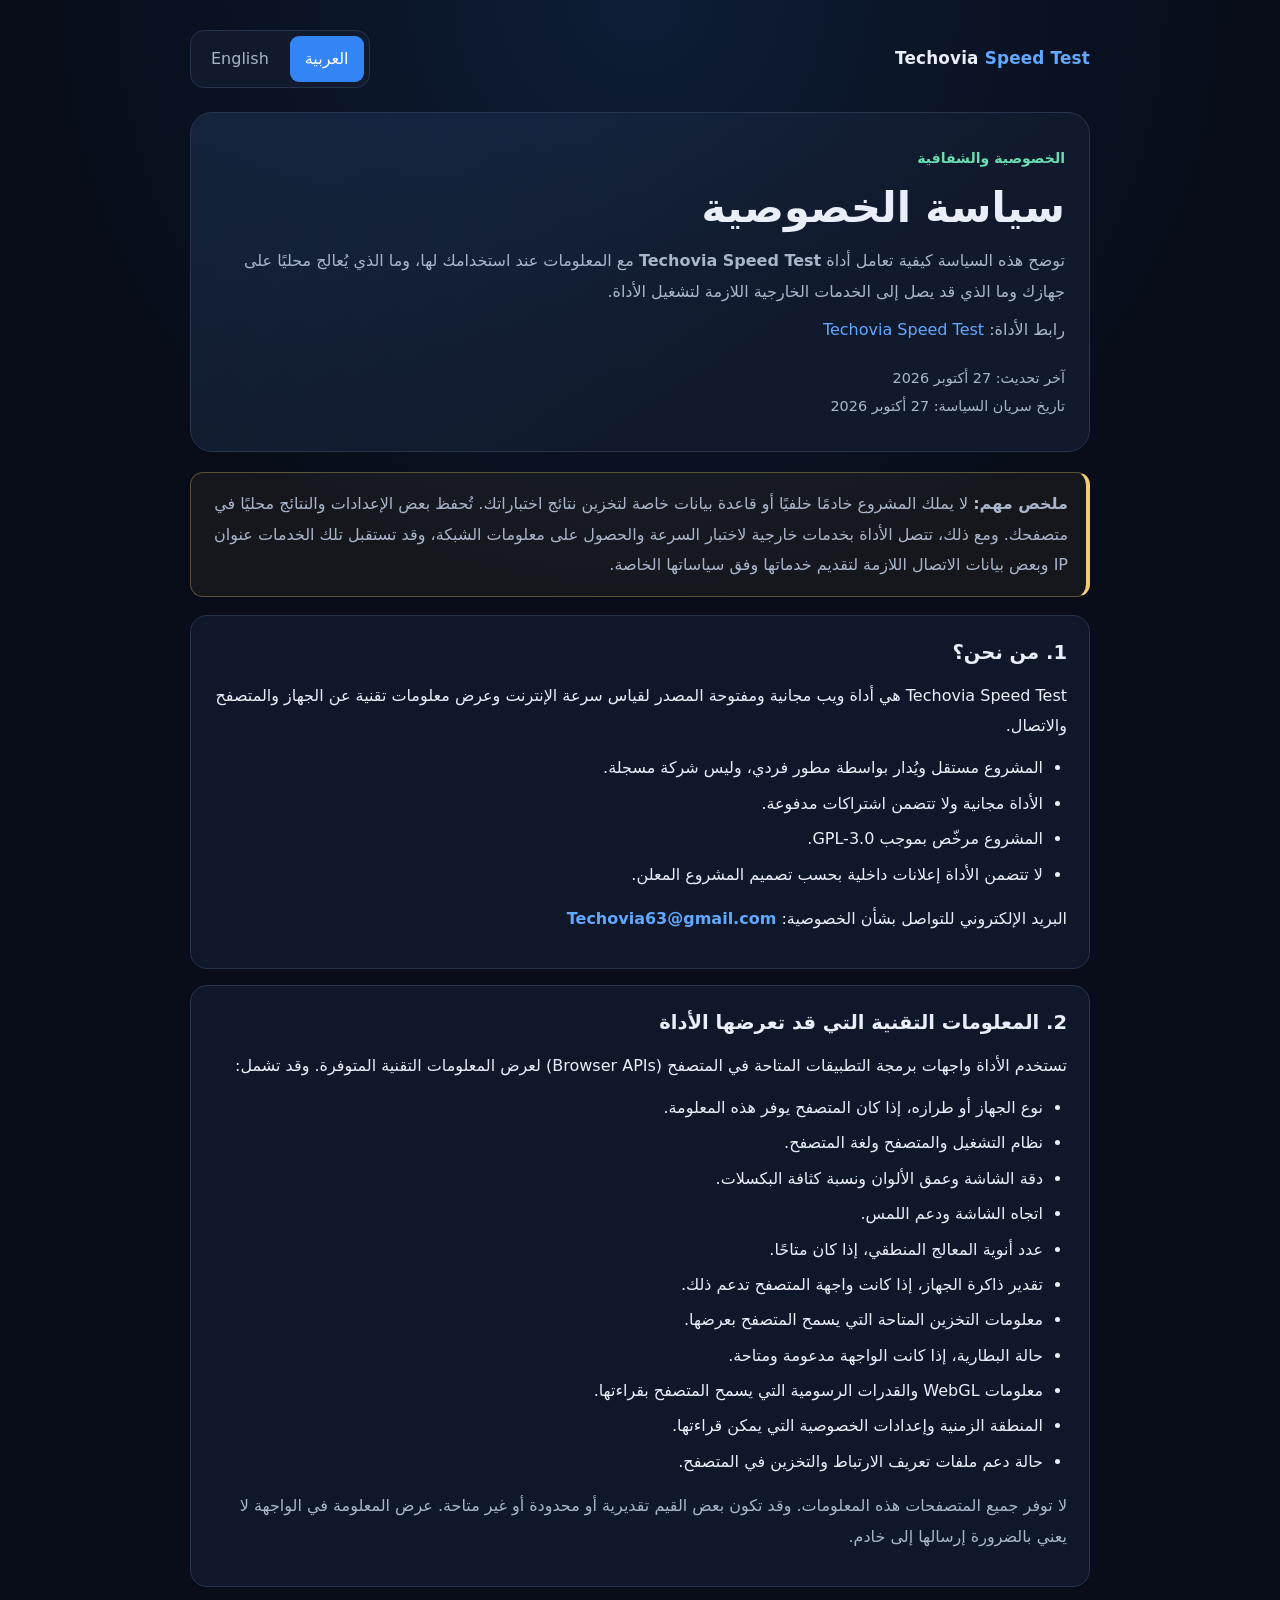
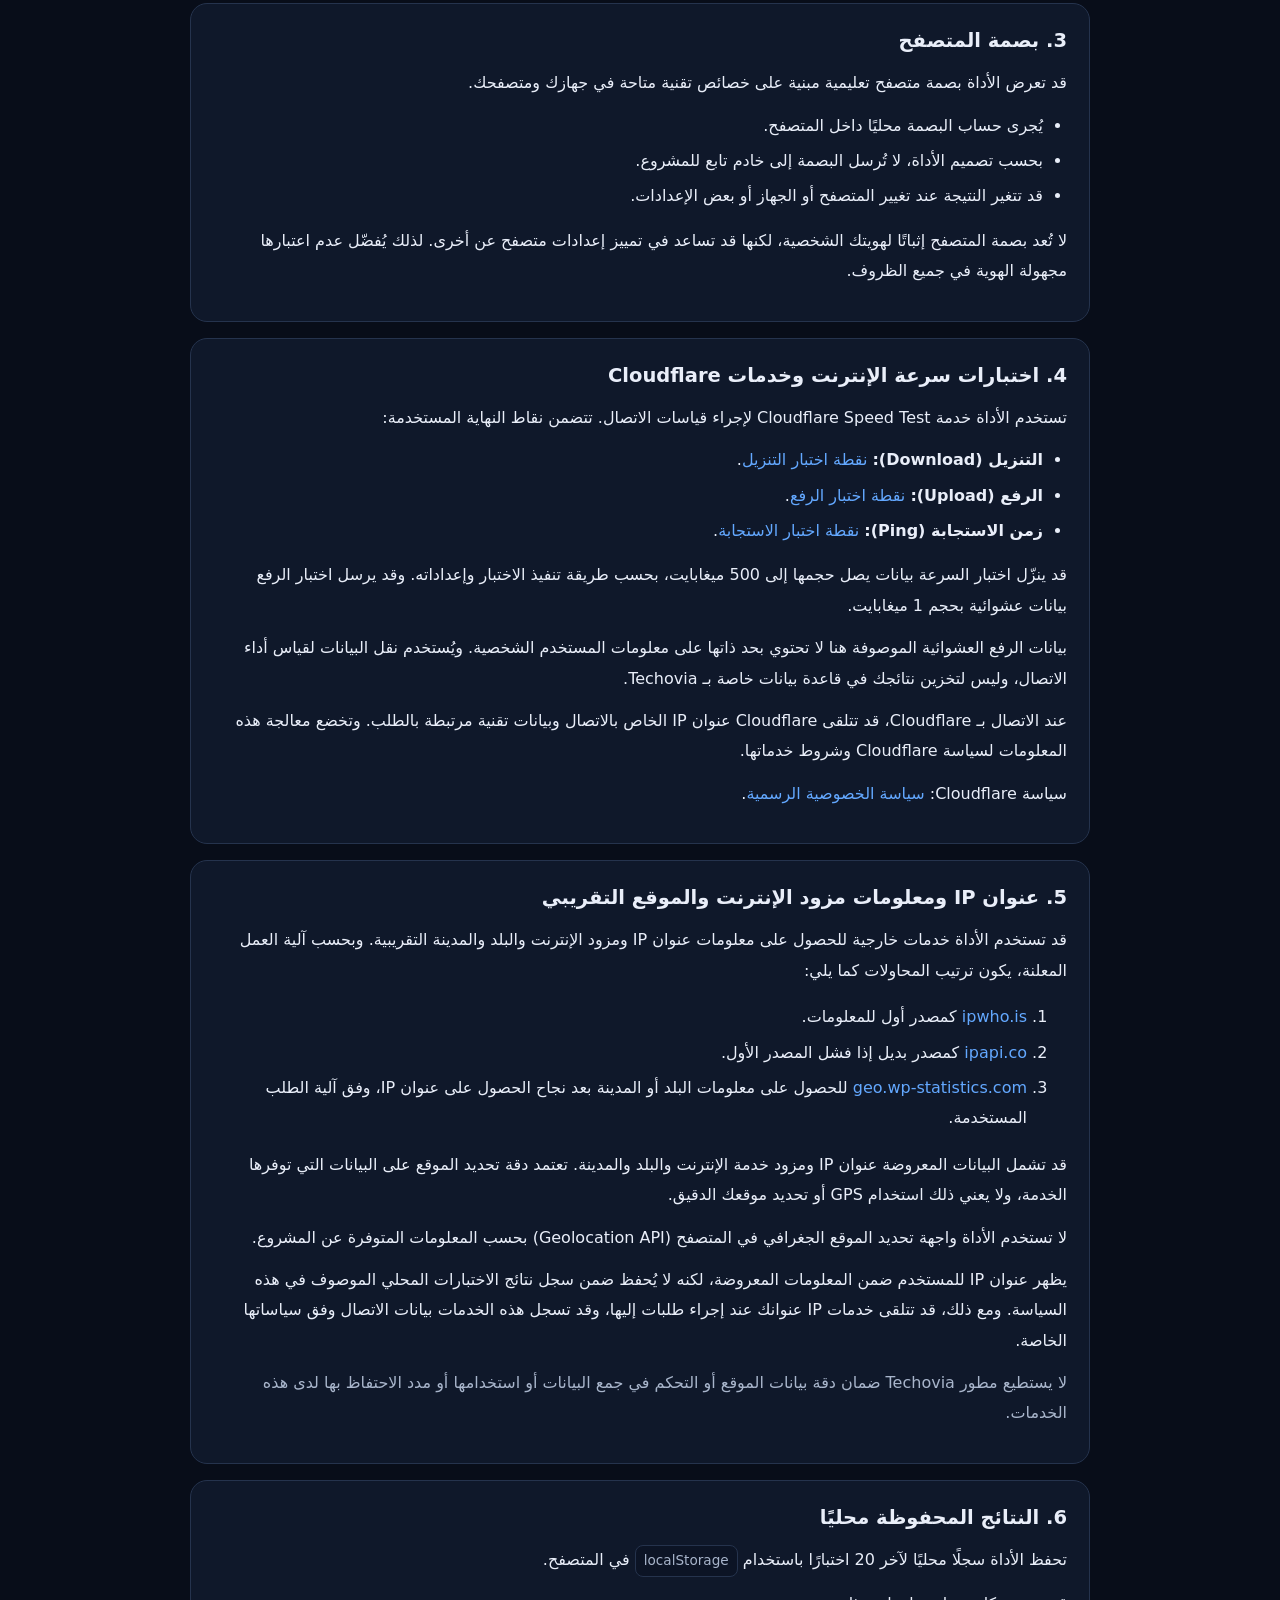
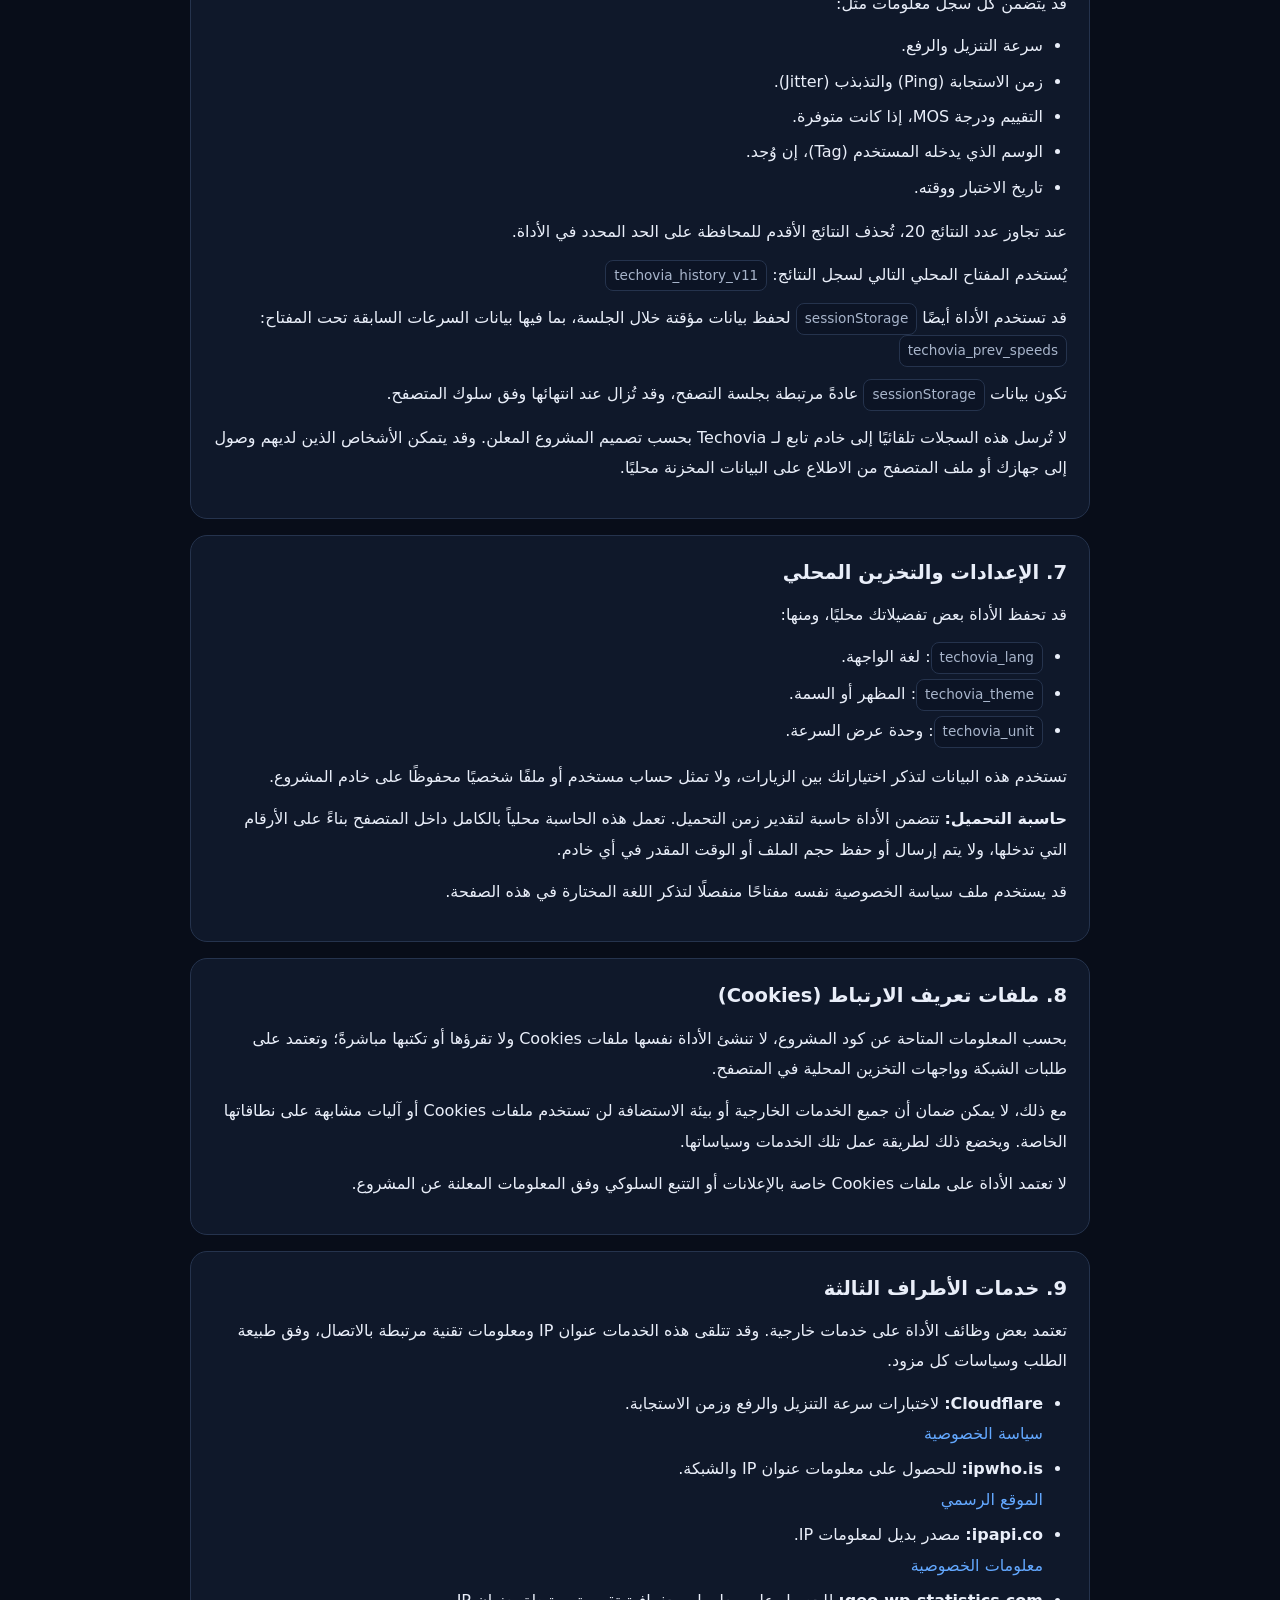
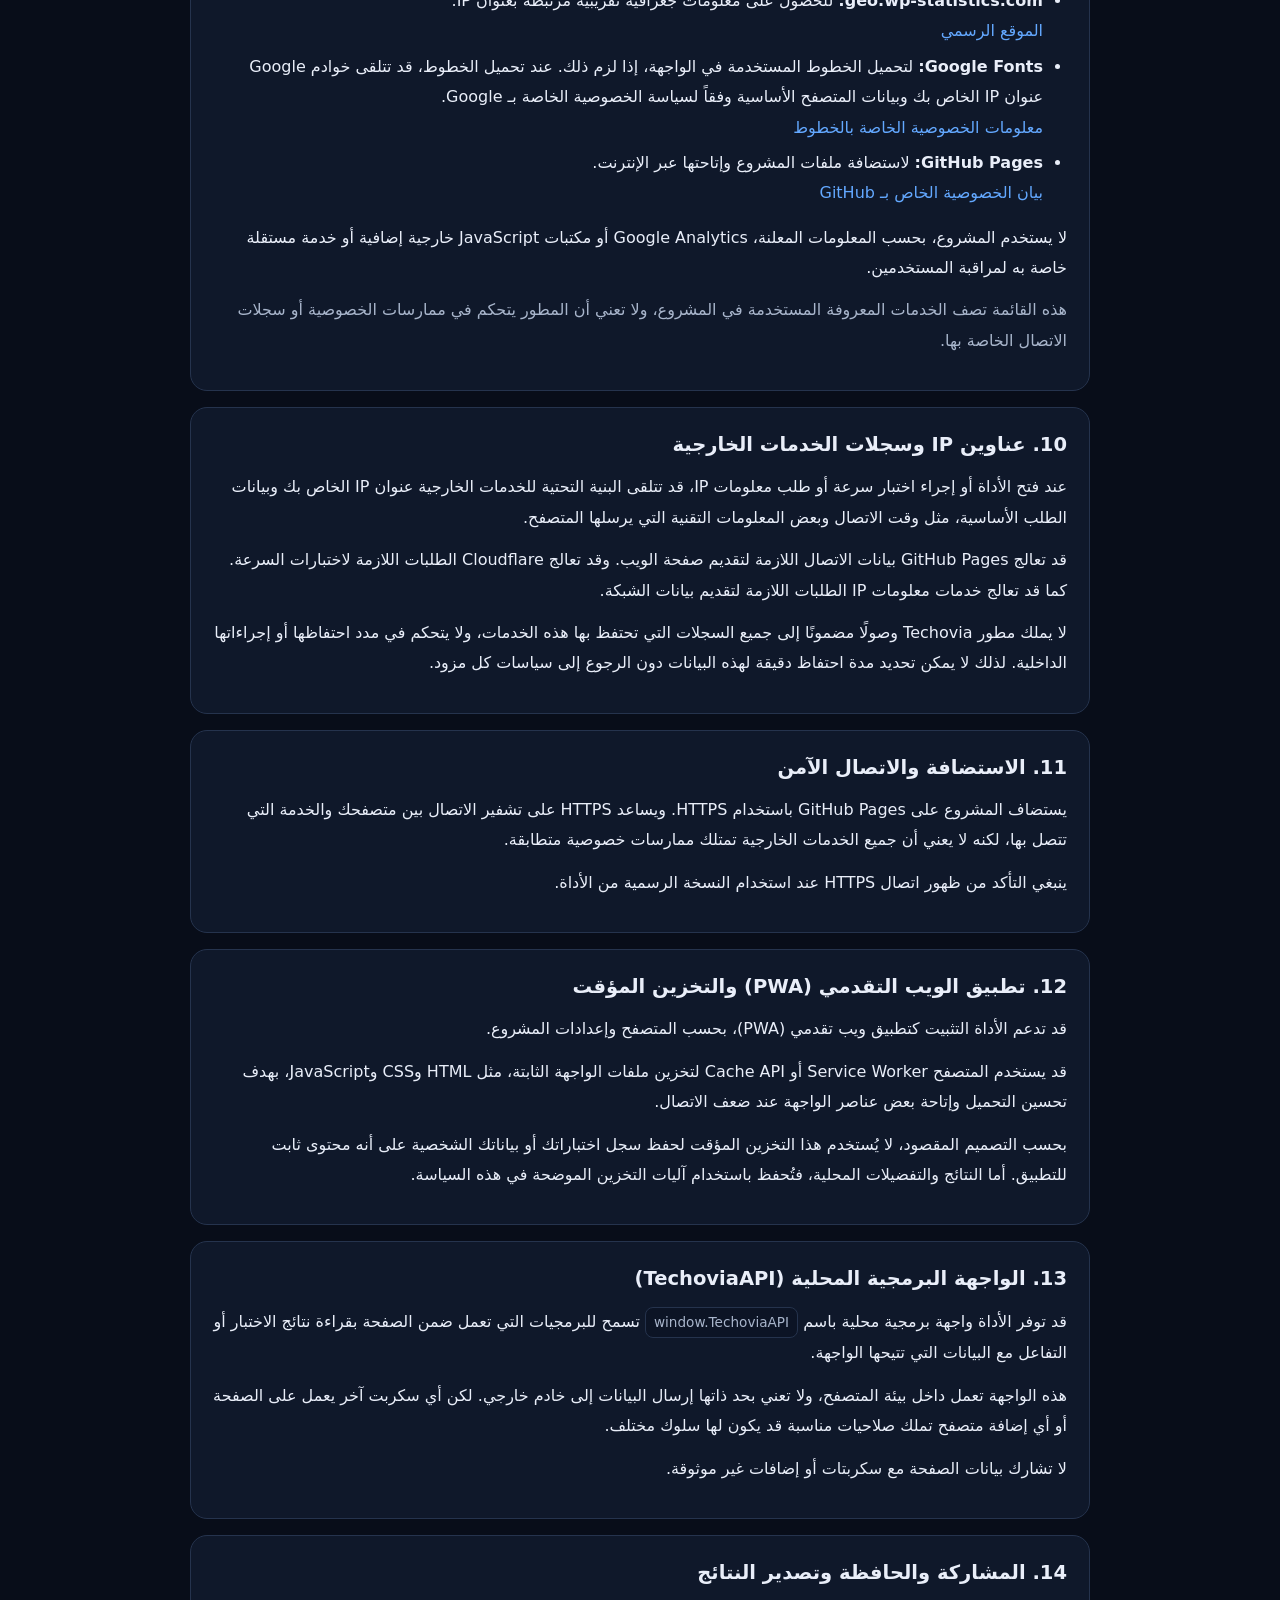
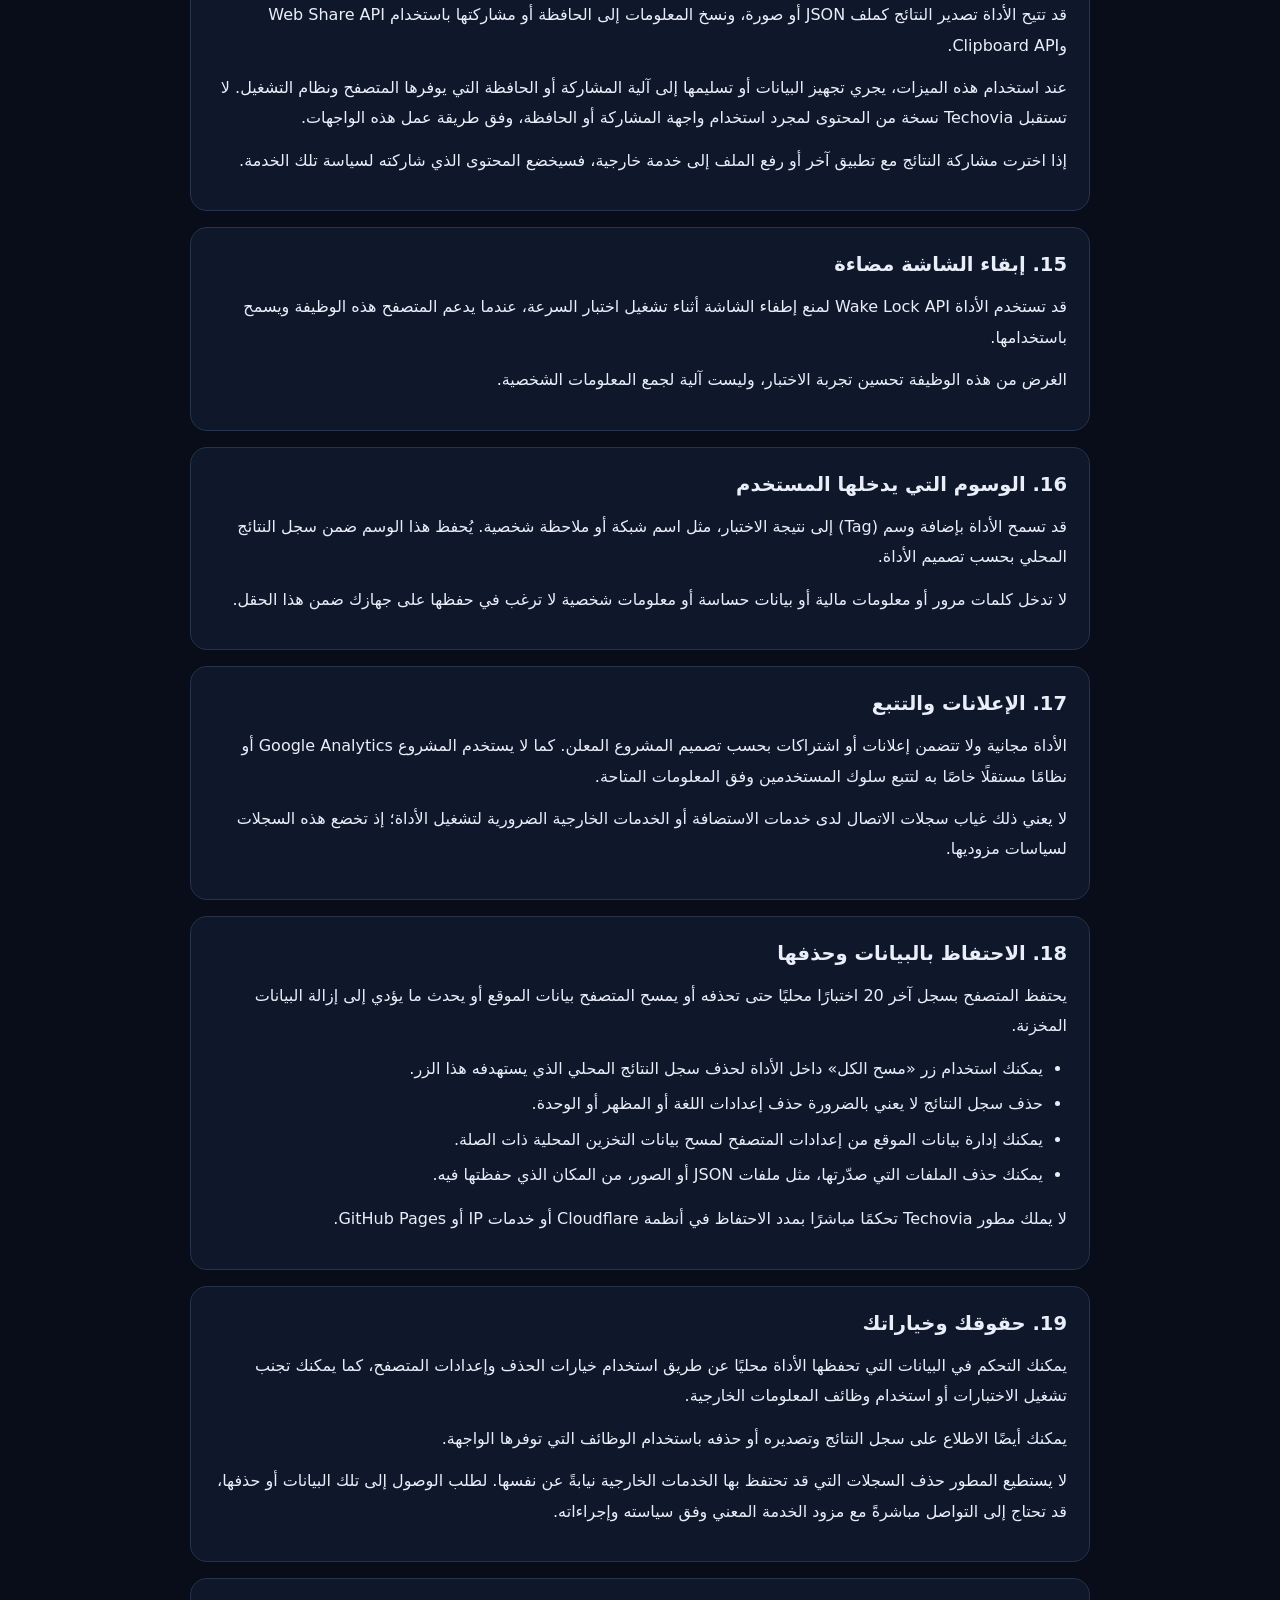
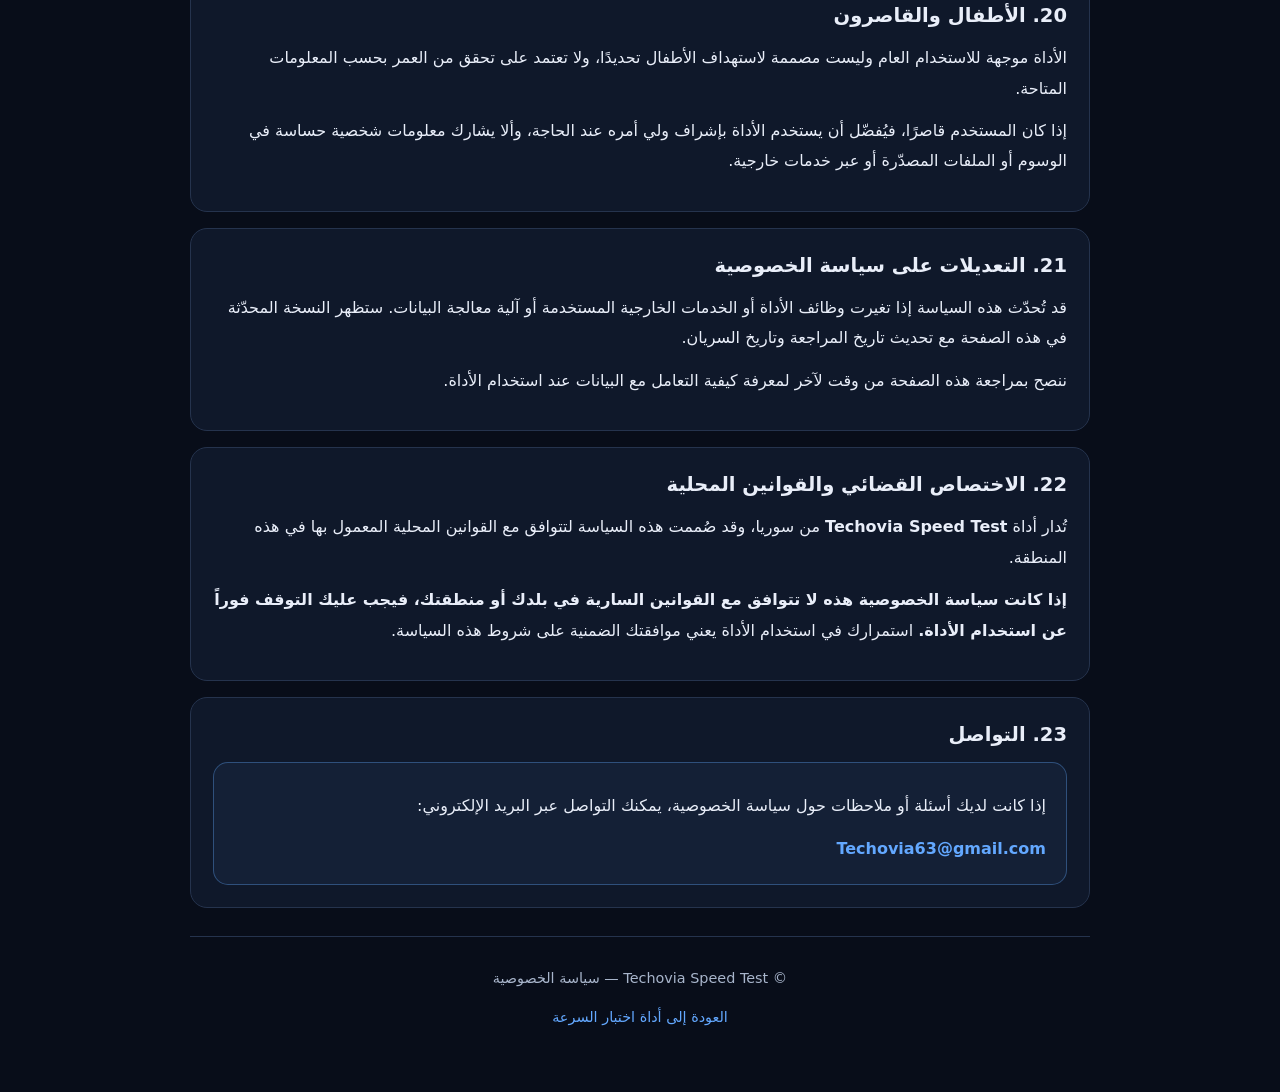
<file: privacy.html>
<!DOCTYPE html>
<html lang="ar" dir="rtl">
<head>
    <meta charset="UTF-8">
    <meta name="viewport" content="width=device-width, initial-scale=1.0">
    <meta name="theme-color" content="#0b1020">
    <title>سياسة الخصوصية | Techovia Speed Test</title>
    <meta name="description" content="سياسة الخصوصية لأداة Techovia Speed Test، باللغة العربية والإنجليزية.">
    <style>
        :root {
            color-scheme: dark;
            --bg: #080d19;
            --card: #111a2d;
            --card-soft: #0c1425;
            --border: #25334d;
            --text: #e9eef9;
            --muted: #a8b5cb;
            --accent: #63a8ff;
            --accent-strong: #3385f5;
            --success: #69ddb0;
            --warning: #f2cb75;
        }
        * { box-sizing: border-box; }
        html { scroll-behavior: smooth; }
        body {
            margin: 0;
            background: radial-gradient(circle at 50% 0%, rgba(51, 133, 245, 0.13), transparent 38rem), var(--bg);
            color: var(--text);
            font-family: system-ui, -apple-system, "Segoe UI", Tahoma, Arial, sans-serif;
            line-height: 1.9;
            overflow-wrap: anywhere;
        }
        a { color: var(--accent); text-decoration: none; }
        a:hover { text-decoration: underline; }
        button { font: inherit; }
        .container { width: min(100% - 28px, 900px); margin: 0 auto; padding: 30px 0 48px; }
        .topbar { display: flex; align-items: center; justify-content: space-between; gap: 16px; flex-wrap: wrap; margin-bottom: 24px; }
        .brand { font-weight: 800; font-size: 1.05rem; letter-spacing: 0.2px; }
        .brand span { color: var(--accent); }
        .language-switch { display: flex; gap: 6px; padding: 5px; border: 1px solid var(--border); background: var(--card); border-radius: 14px; }
        .language-switch button { border: 0; border-radius: 9px; padding: 8px 15px; background: transparent; color: var(--muted); cursor: pointer; transition: 0.2s ease; }
        .language-switch button:hover { color: var(--text); }
        .language-switch button.active { background: var(--accent-strong); color: white; }
        .hero { padding: 30px 24px; margin-bottom: 20px; background: linear-gradient(145deg, rgba(99, 168, 255, 0.12), rgba(17, 26, 45, 0.95) 65%); border: 1px solid var(--border); border-radius: 22px; }
        .eyebrow { display: inline-block; color: var(--success); font-size: 0.88rem; font-weight: 700; margin-bottom: 8px; }
        h1 { margin: 0 0 10px; font-size: clamp(1.8rem, 5vw, 2.6rem); line-height: 1.35; }
        .hero p { margin: 8px 0; color: var(--muted); }
        .updated { display: inline-block; margin-top: 12px; color: var(--muted); font-size: 0.9rem; }
        .notice { padding: 16px 18px; margin: 18px 0; border: 1px solid rgba(242, 203, 117, 0.32); border-inline-start: 4px solid var(--warning); border-radius: 13px; background: rgba(242, 203, 117, 0.055); color: var(--muted); }
        .section { margin: 16px 0; padding: 22px; border: 1px solid var(--border); border-radius: 17px; background: rgba(17, 26, 45, 0.88); }
        h2 { margin: 0 0 12px; font-size: 1.22rem; line-height: 1.55; }
        h3 { font-size: 1.02rem; margin: 18px 0 8px; }
        p { margin: 8px 0 12px; }
        ul { padding-inline-start: 24px; margin: 8px 0 14px; }
        li { margin: 5px 0; }
        .muted { color: var(--muted); }
        .tag { display: inline-block; border: 1px solid var(--border); background: var(--card-soft); color: var(--muted); border-radius: 8px; padding: 2px 8px; font-size: 0.85rem; direction: ltr; unicode-bidi: isolate; }
        .contact-card { padding: 20px; border: 1px solid rgba(99, 168, 255, 0.35); border-radius: 15px; background: rgba(99, 168, 255, 0.06); }
        .contact-email { display: inline-block; direction: ltr; unicode-bidi: isolate; font-weight: 700; }
        footer { margin-top: 28px; padding-top: 20px; border-top: 1px solid var(--border); color: var(--muted); text-align: center; font-size: 0.9rem; }
        [hidden] { display: none !important; }
        body[data-lang="en"] { direction: ltr; }
        body[data-lang="en"] .section, body[data-lang="en"] .hero { text-align: left; }
        body[data-lang="en"] ul { padding-left: 24px; padding-right: 0; }
        @media (max-width: 600px) {
            .container { width: min(100% - 20px, 900px); padding-top: 18px; }
            .hero { padding: 23px 18px; border-radius: 17px; }
            .section { padding: 18px 15px; }
            .topbar { align-items: flex-start; }
            .language-switch button { padding: 7px 11px; }
        }
        @media print {
            body { background: white; color: black; }
            .language-switch { display: none; }
            .hero, .section, .contact-card, .notice { background: white; color: black; border-color: #ccc; break-inside: avoid; }
            .muted, .hero p, footer, .updated { color: #444; }
            a { color: #0645ad; }
        }
    </style>
</head>
<body data-lang="ar">
    <div class="container">
        <header class="topbar">
            <div class="brand">
                Techovia <span>Speed Test</span>
            </div>
            <div class="language-switch" role="group" aria-label="Language selection">
                <button id="arabicButton" class="active" type="button" aria-pressed="true">العربية</button>
                <button id="englishButton" type="button" aria-pressed="false">English</button>
            </div>
        </header>

        <!-- ========================= ARABIC ========================= -->
        <main id="arabicContent" lang="ar" dir="rtl">
            <section class="hero">
                <span class="eyebrow">الخصوصية والشفافية</span>
                <h1>سياسة الخصوصية</h1>
                <p>
                    توضح هذه السياسة كيفية تعامل أداة <strong>Techovia Speed Test</strong> مع المعلومات عند استخدامك لها، وما الذي يُعالج محليًا على جهازك وما الذي قد يصل إلى الخدمات الخارجية اللازمة لتشغيل الأداة.
                </p>
                <p>
                    رابط الأداة:
                    <a href="https://mo1563882-sudo.github.io/speed-test/" target="_blank" rel="noopener noreferrer">Techovia Speed Test</a>
                </p>
                <span class="updated">آخر تحديث: 27 أكتوبر 2026<br>تاريخ سريان السياسة: 27 أكتوبر 2026</span>
            </section>

            <div class="notice">
                <strong>ملخص مهم:</strong> لا يملك المشروع خادمًا خلفيًا أو قاعدة بيانات خاصة لتخزين نتائج اختباراتك. تُحفظ بعض الإعدادات والنتائج محليًا في متصفحك. ومع ذلك، تتصل الأداة بخدمات خارجية لاختبار السرعة والحصول على معلومات الشبكة، وقد تستقبل تلك الخدمات عنوان IP وبعض بيانات الاتصال اللازمة لتقديم خدماتها وفق سياساتها الخاصة.
            </div>

            <section class="section">
                <h2>1. من نحن؟</h2>
                <p>
                    Techovia Speed Test هي أداة ويب مجانية ومفتوحة المصدر لقياس سرعة الإنترنت وعرض معلومات تقنية عن الجهاز والمتصفح والاتصال.
                </p>
                <ul>
                    <li>المشروع مستقل ويُدار بواسطة مطور فردي، وليس شركة مسجلة.</li>
                    <li>الأداة مجانية ولا تتضمن اشتراكات مدفوعة.</li>
                    <li>المشروع مرخّص بموجب GPL-3.0.</li>
                    <li>لا تتضمن الأداة إعلانات داخلية بحسب تصميم المشروع المعلن.</li>
                </ul>
                <p>
                    البريد الإلكتروني للتواصل بشأن الخصوصية:
                    <a class="contact-email" href="mailto:Techovia63@gmail.com">Techovia63@gmail.com</a>
                </p>
            </section>

            <section class="section">
                <h2>2. المعلومات التقنية التي قد تعرضها الأداة</h2>
                <p>تستخدم الأداة واجهات برمجة التطبيقات المتاحة في المتصفح (Browser APIs) لعرض المعلومات التقنية المتوفرة. وقد تشمل:</p>
                <ul>
                    <li>نوع الجهاز أو طرازه، إذا كان المتصفح يوفر هذه المعلومة.</li>
                    <li>نظام التشغيل والمتصفح ولغة المتصفح.</li>
                    <li>دقة الشاشة وعمق الألوان ونسبة كثافة البكسلات.</li>
                    <li>اتجاه الشاشة ودعم اللمس.</li>
                    <li>عدد أنوية المعالج المنطقي، إذا كان متاحًا.</li>
                    <li>تقدير ذاكرة الجهاز، إذا كانت واجهة المتصفح تدعم ذلك.</li>
                    <li>معلومات التخزين المتاحة التي يسمح المتصفح بعرضها.</li>
                    <li>حالة البطارية، إذا كانت الواجهة مدعومة ومتاحة.</li>
                    <li>معلومات WebGL والقدرات الرسومية التي يسمح المتصفح بقراءتها.</li>
                    <li>المنطقة الزمنية وإعدادات الخصوصية التي يمكن قراءتها.</li>
                    <li>حالة دعم ملفات تعريف الارتباط والتخزين في المتصفح.</li>
                </ul>
                <p class="muted">
                    لا توفر جميع المتصفحات هذه المعلومات. وقد تكون بعض القيم تقديرية أو محدودة أو غير متاحة. عرض المعلومة في الواجهة لا يعني بالضرورة إرسالها إلى خادم.
                </p>
            </section>

            <section class="section">
                <h2>3. بصمة المتصفح</h2>
                <p>قد تعرض الأداة بصمة متصفح تعليمية مبنية على خصائص تقنية متاحة في جهازك ومتصفحك.</p>
                <ul>
                    <li>يُجرى حساب البصمة محليًا داخل المتصفح.</li>
                    <li>بحسب تصميم الأداة، لا تُرسل البصمة إلى خادم تابع للمشروع.</li>
                    <li>قد تتغير النتيجة عند تغيير المتصفح أو الجهاز أو بعض الإعدادات.</li>
                </ul>
                <p>
                    لا تُعد بصمة المتصفح إثباتًا لهويتك الشخصية، لكنها قد تساعد في تمييز إعدادات متصفح عن أخرى. لذلك يُفضّل عدم اعتبارها مجهولة الهوية في جميع الظروف.
                </p>
            </section>

            <section class="section">
                <h2>4. اختبارات سرعة الإنترنت وخدمات Cloudflare</h2>
                <p>تستخدم الأداة خدمة Cloudflare Speed Test لإجراء قياسات الاتصال. تتضمن نقاط النهاية المستخدمة:</p>
                <ul>
                    <li><strong>التنزيل (Download):</strong> <a href="https://speed.cloudflare.com/__down" target="_blank" rel="noopener noreferrer">نقطة اختبار التنزيل</a>.</li>
                    <li><strong>الرفع (Upload):</strong> <a href="https://speed.cloudflare.com/__up" target="_blank" rel="noopener noreferrer">نقطة اختبار الرفع</a>.</li>
                    <li><strong>زمن الاستجابة (Ping):</strong> <a href="https://speed.cloudflare.com/__down?bytes=0" target="_blank" rel="noopener noreferrer">نقطة اختبار الاستجابة</a>.</li>
                </ul>
                <p>قد ينزّل اختبار السرعة بيانات يصل حجمها إلى 500 ميغابايت، بحسب طريقة تنفيذ الاختبار وإعداداته. وقد يرسل اختبار الرفع بيانات عشوائية بحجم 1 ميغابايت.</p>
                <p>بيانات الرفع العشوائية الموصوفة هنا لا تحتوي بحد ذاتها على معلومات المستخدم الشخصية. ويُستخدم نقل البيانات لقياس أداء الاتصال، وليس لتخزين نتائجك في قاعدة بيانات خاصة بـ Techovia.</p>
                <p>عند الاتصال بـ Cloudflare، قد تتلقى Cloudflare عنوان IP الخاص بالاتصال وبيانات تقنية مرتبطة بالطلب. وتخضع معالجة هذه المعلومات لسياسة Cloudflare وشروط خدماتها.</p>
                <p>سياسة Cloudflare: <a href="https://www.cloudflare.com/privacypolicy/" target="_blank" rel="noopener noreferrer">سياسة الخصوصية الرسمية</a>.</p>
            </section>

            <section class="section">
                <h2>5. عنوان IP ومعلومات مزود الإنترنت والموقع التقريبي</h2>
                <p>قد تستخدم الأداة خدمات خارجية للحصول على معلومات عنوان IP ومزود الإنترنت والبلد والمدينة التقريبية. وبحسب آلية العمل المعلنة، يكون ترتيب المحاولات كما يلي:</p>
                <ol>
                    <li><a href="https://ipwho.is/" target="_blank" rel="noopener noreferrer">ipwho.is</a> كمصدر أول للمعلومات.</li>
                    <li><a href="https://ipapi.co/privacy/" target="_blank" rel="noopener noreferrer">ipapi.co</a> كمصدر بديل إذا فشل المصدر الأول.</li>
                    <li><a href="https://geo.wp-statistics.com/" target="_blank" rel="noopener noreferrer">geo.wp-statistics.com</a> للحصول على معلومات البلد أو المدينة بعد نجاح الحصول على عنوان IP، وفق آلية الطلب المستخدمة.</li>
                </ol>
                <p>قد تشمل البيانات المعروضة عنوان IP ومزود خدمة الإنترنت والبلد والمدينة. تعتمد دقة تحديد الموقع على البيانات التي توفرها الخدمة، ولا يعني ذلك استخدام GPS أو تحديد موقعك الدقيق.</p>
                <p>لا تستخدم الأداة واجهة تحديد الموقع الجغرافي في المتصفح (Geolocation API) بحسب المعلومات المتوفرة عن المشروع.</p>
                <p>يظهر عنوان IP للمستخدم ضمن المعلومات المعروضة، لكنه لا يُحفظ ضمن سجل نتائج الاختبارات المحلي الموصوف في هذه السياسة. ومع ذلك، قد تتلقى خدمات IP عنوانك عند إجراء طلبات إليها، وقد تسجل هذه الخدمات بيانات الاتصال وفق سياساتها الخاصة.</p>
                <p class="muted">لا يستطيع مطور Techovia ضمان دقة بيانات الموقع أو التحكم في جمع البيانات أو استخدامها أو مدد الاحتفاظ بها لدى هذه الخدمات.</p>
            </section>

            <section class="section">
                <h2>6. النتائج المحفوظة محليًا</h2>
                <p>تحفظ الأداة سجلًا محليًا لآخر 20 اختبارًا باستخدام <span class="tag">localStorage</span> في المتصفح.</p>
                <p>قد يتضمن كل سجل معلومات مثل:</p>
                <ul>
                    <li>سرعة التنزيل والرفع.</li>
                    <li>زمن الاستجابة (Ping) والتذبذب (Jitter).</li>
                    <li>التقييم ودرجة MOS، إذا كانت متوفرة.</li>
                    <li>الوسم الذي يدخله المستخدم (Tag)، إن وُجد.</li>
                    <li>تاريخ الاختبار ووقته.</li>
                </ul>
                <p>عند تجاوز عدد النتائج 20، تُحذف النتائج الأقدم للمحافظة على الحد المحدد في الأداة.</p>
                <p>يُستخدم المفتاح المحلي التالي لسجل النتائج: <span class="tag">techovia_history_v11</span></p>
                <p>قد تستخدم الأداة أيضًا <span class="tag">sessionStorage</span> لحفظ بيانات مؤقتة خلال الجلسة، بما فيها بيانات السرعات السابقة تحت المفتاح: <span class="tag">techovia_prev_speeds</span></p>
                <p>تكون بيانات <span class="tag">sessionStorage</span> عادةً مرتبطة بجلسة التصفح، وقد تُزال عند انتهائها وفق سلوك المتصفح.</p>
                <p>لا تُرسل هذه السجلات تلقائيًا إلى خادم تابع لـ Techovia بحسب تصميم المشروع المعلن. وقد يتمكن الأشخاص الذين لديهم وصول إلى جهازك أو ملف المتصفح من الاطلاع على البيانات المخزنة محليًا.</p>
            </section>

            <section class="section">
                <h2>7. الإعدادات والتخزين المحلي</h2>
                <p>قد تحفظ الأداة بعض تفضيلاتك محليًا، ومنها:</p>
                <ul>
                    <li><span class="tag">techovia_lang</span>: لغة الواجهة.</li>
                    <li><span class="tag">techovia_theme</span>: المظهر أو السمة.</li>
                    <li><span class="tag">techovia_unit</span>: وحدة عرض السرعة.</li>
                </ul>
                <p>تستخدم هذه البيانات لتذكر اختياراتك بين الزيارات، ولا تمثل حساب مستخدم أو ملفًا شخصيًا محفوظًا على خادم المشروع.</p>
                <p><strong>حاسبة التحميل:</strong> تتضمن الأداة حاسبة لتقدير زمن التحميل. تعمل هذه الحاسبة محلياً بالكامل داخل المتصفح بناءً على الأرقام التي تدخلها، ولا يتم إرسال أو حفظ حجم الملف أو الوقت المقدر في أي خادم.</p>
                <p>قد يستخدم ملف سياسة الخصوصية نفسه مفتاحًا منفصلًا لتذكر اللغة المختارة في هذه الصفحة.</p>
            </section>

            <section class="section">
                <h2>8. ملفات تعريف الارتباط (Cookies)</h2>
                <p>بحسب المعلومات المتاحة عن كود المشروع، لا تنشئ الأداة نفسها ملفات Cookies ولا تقرؤها أو تكتبها مباشرةً؛ وتعتمد على طلبات الشبكة وواجهات التخزين المحلية في المتصفح.</p>
                <p>مع ذلك، لا يمكن ضمان أن جميع الخدمات الخارجية أو بيئة الاستضافة لن تستخدم ملفات Cookies أو آليات مشابهة على نطاقاتها الخاصة. ويخضع ذلك لطريقة عمل تلك الخدمات وسياساتها.</p>
                <p>لا تعتمد الأداة على ملفات Cookies خاصة بالإعلانات أو التتبع السلوكي وفق المعلومات المعلنة عن المشروع.</p>
            </section>

            <section class="section">
                <h2>9. خدمات الأطراف الثالثة</h2>
                <p>تعتمد بعض وظائف الأداة على خدمات خارجية. وقد تتلقى هذه الخدمات عنوان IP ومعلومات تقنية مرتبطة بالاتصال، وفق طبيعة الطلب وسياسات كل مزود.</p>
                <ul>
                    <li>
                        <strong>Cloudflare:</strong> لاختبارات سرعة التنزيل والرفع وزمن الاستجابة.<br>
                        <a href="https://www.cloudflare.com/privacypolicy/" target="_blank" rel="noopener noreferrer">سياسة الخصوصية</a>
                    </li>
                    <li>
                        <strong>ipwho.is:</strong> للحصول على معلومات عنوان IP والشبكة.<br>
                        <a href="https://ipwho.is/" target="_blank" rel="noopener noreferrer">الموقع الرسمي</a>
                    </li>
                    <li>
                        <strong>ipapi.co:</strong> مصدر بديل لمعلومات IP.<br>
                        <a href="https://ipapi.co/privacy/" target="_blank" rel="noopener noreferrer">معلومات الخصوصية</a>
                    </li>
                    <li>
                        <strong>geo.wp-statistics.com:</strong> للحصول على معلومات جغرافية تقريبية مرتبطة بعنوان IP.<br>
                        <a href="https://geo.wp-statistics.com/" target="_blank" rel="noopener noreferrer">الموقع الرسمي</a>
                    </li>
                    <li>
                        <strong>Google Fonts:</strong> لتحميل الخطوط المستخدمة في الواجهة، إذا لزم ذلك. عند تحميل الخطوط، قد تتلقى خوادم Google عنوان IP الخاص بك وبيانات المتصفح الأساسية وفقاً لسياسة الخصوصية الخاصة بـ Google.<br>
                        <a href="https://developers.google.com/fonts/faq/privacy" target="_blank" rel="noopener noreferrer">معلومات الخصوصية الخاصة بالخطوط</a>
                    </li>
                    <li>
                        <strong>GitHub Pages:</strong> لاستضافة ملفات المشروع وإتاحتها عبر الإنترنت.<br>
                        <a href="https://docs.github.com/en/site-policy/privacy-policies/github-general-privacy-statement" target="_blank" rel="noopener noreferrer">بيان الخصوصية الخاص بـ GitHub</a>
                    </li>
                </ul>
                <p>لا يستخدم المشروع، بحسب المعلومات المعلنة، Google Analytics أو مكتبات JavaScript خارجية إضافية أو خدمة مستقلة خاصة به لمراقبة المستخدمين.</p>
                <p class="muted">هذه القائمة تصف الخدمات المعروفة المستخدمة في المشروع، ولا تعني أن المطور يتحكم في ممارسات الخصوصية أو سجلات الاتصال الخاصة بها.</p>
            </section>

            <section class="section">
                <h2>10. عناوين IP وسجلات الخدمات الخارجية</h2>
                <p>عند فتح الأداة أو إجراء اختبار سرعة أو طلب معلومات IP، قد تتلقى البنية التحتية للخدمات الخارجية عنوان IP الخاص بك وبيانات الطلب الأساسية، مثل وقت الاتصال وبعض المعلومات التقنية التي يرسلها المتصفح.</p>
                <p>قد تعالج GitHub Pages بيانات الاتصال اللازمة لتقديم صفحة الويب. وقد تعالج Cloudflare الطلبات اللازمة لاختبارات السرعة. كما قد تعالج خدمات معلومات IP الطلبات اللازمة لتقديم بيانات الشبكة.</p>
                <p>لا يملك مطور Techovia وصولًا مضمونًا إلى جميع السجلات التي تحتفظ بها هذه الخدمات، ولا يتحكم في مدد احتفاظها أو إجراءاتها الداخلية. لذلك لا يمكن تحديد مدة احتفاظ دقيقة لهذه البيانات دون الرجوع إلى سياسات كل مزود.</p>
            </section>

            <section class="section">
                <h2>11. الاستضافة والاتصال الآمن</h2>
                <p>يستضاف المشروع على GitHub Pages باستخدام HTTPS. ويساعد HTTPS على تشفير الاتصال بين متصفحك والخدمة التي تتصل بها، لكنه لا يعني أن جميع الخدمات الخارجية تمتلك ممارسات خصوصية متطابقة.</p>
                <p>ينبغي التأكد من ظهور اتصال HTTPS عند استخدام النسخة الرسمية من الأداة.</p>
            </section>

            <section class="section">
                <h2>12. تطبيق الويب التقدمي (PWA) والتخزين المؤقت</h2>
                <p>قد تدعم الأداة التثبيت كتطبيق ويب تقدمي (PWA)، بحسب المتصفح وإعدادات المشروع.</p>
                <p>قد يستخدم المتصفح Service Worker أو Cache API لتخزين ملفات الواجهة الثابتة، مثل HTML وCSS وJavaScript، بهدف تحسين التحميل وإتاحة بعض عناصر الواجهة عند ضعف الاتصال.</p>
                <p>بحسب التصميم المقصود، لا يُستخدم هذا التخزين المؤقت لحفظ سجل اختباراتك أو بياناتك الشخصية على أنه محتوى ثابت للتطبيق. أما النتائج والتفضيلات المحلية، فتُحفظ باستخدام آليات التخزين الموضحة في هذه السياسة.</p>
            </section>

            <section class="section">
                <h2>13. الواجهة البرمجية المحلية (TechoviaAPI)</h2>
                <p>قد توفر الأداة واجهة برمجية محلية باسم <span class="tag">window.TechoviaAPI</span> تسمح للبرمجيات التي تعمل ضمن الصفحة بقراءة نتائج الاختبار أو التفاعل مع البيانات التي تتيحها الواجهة.</p>
                <p>هذه الواجهة تعمل داخل بيئة المتصفح، ولا تعني بحد ذاتها إرسال البيانات إلى خادم خارجي. لكن أي سكربت آخر يعمل على الصفحة أو أي إضافة متصفح تملك صلاحيات مناسبة قد يكون لها سلوك مختلف.</p>
                <p>لا تشارك بيانات الصفحة مع سكربتات أو إضافات غير موثوقة.</p>
            </section>

            <section class="section">
                <h2>14. المشاركة والحافظة وتصدير النتائج</h2>
                <p>قد تتيح الأداة تصدير النتائج كملف JSON أو صورة، ونسخ المعلومات إلى الحافظة أو مشاركتها باستخدام Web Share API وClipboard API.</p>
                <p>عند استخدام هذه الميزات، يجري تجهيز البيانات أو تسليمها إلى آلية المشاركة أو الحافظة التي يوفرها المتصفح ونظام التشغيل. لا تستقبل Techovia نسخة من المحتوى لمجرد استخدام واجهة المشاركة أو الحافظة، وفق طريقة عمل هذه الواجهات.</p>
                <p>إذا اخترت مشاركة النتائج مع تطبيق آخر أو رفع الملف إلى خدمة خارجية، فسيخضع المحتوى الذي شاركته لسياسة تلك الخدمة.</p>
            </section>

            <section class="section">
                <h2>15. إبقاء الشاشة مضاءة</h2>
                <p>قد تستخدم الأداة Wake Lock API لمنع إطفاء الشاشة أثناء تشغيل اختبار السرعة، عندما يدعم المتصفح هذه الوظيفة ويسمح باستخدامها.</p>
                <p>الغرض من هذه الوظيفة تحسين تجربة الاختبار، وليست آلية لجمع المعلومات الشخصية.</p>
            </section>

            <section class="section">
                <h2>16. الوسوم التي يدخلها المستخدم</h2>
                <p>قد تسمح الأداة بإضافة وسم (Tag) إلى نتيجة الاختبار، مثل اسم شبكة أو ملاحظة شخصية. يُحفظ هذا الوسم ضمن سجل النتائج المحلي بحسب تصميم الأداة.</p>
                <p>لا تدخل كلمات مرور أو معلومات مالية أو بيانات حساسة أو معلومات شخصية لا ترغب في حفظها على جهازك ضمن هذا الحقل.</p>
            </section>

            <section class="section">
                <h2>17. الإعلانات والتتبع</h2>
                <p>الأداة مجانية ولا تتضمن إعلانات أو اشتراكات بحسب تصميم المشروع المعلن. كما لا يستخدم المشروع Google Analytics أو نظامًا مستقلًا خاصًا به لتتبع سلوك المستخدمين وفق المعلومات المتاحة.</p>
                <p>لا يعني ذلك غياب سجلات الاتصال لدى خدمات الاستضافة أو الخدمات الخارجية الضرورية لتشغيل الأداة؛ إذ تخضع هذه السجلات لسياسات مزوديها.</p>
            </section>

            <section class="section">
                <h2>18. الاحتفاظ بالبيانات وحذفها</h2>
                <p>يحتفظ المتصفح بسجل آخر 20 اختبارًا محليًا حتى تحذفه أو يمسح المتصفح بيانات الموقع أو يحدث ما يؤدي إلى إزالة البيانات المخزنة.</p>
                <ul>
                    <li>يمكنك استخدام زر «مسح الكل» داخل الأداة لحذف سجل النتائج المحلي الذي يستهدفه هذا الزر.</li>
                    <li>حذف سجل النتائج لا يعني بالضرورة حذف إعدادات اللغة أو المظهر أو الوحدة.</li>
                    <li>يمكنك إدارة بيانات الموقع من إعدادات المتصفح لمسح بيانات التخزين المحلية ذات الصلة.</li>
                    <li>يمكنك حذف الملفات التي صدّرتها، مثل ملفات JSON أو الصور، من المكان الذي حفظتها فيه.</li>
                </ul>
                <p>لا يملك مطور Techovia تحكمًا مباشرًا بمدد الاحتفاظ في أنظمة Cloudflare أو خدمات IP أو GitHub Pages.</p>
            </section>

            <section class="section">
                <h2>19. حقوقك وخياراتك</h2>
                <p>يمكنك التحكم في البيانات التي تحفظها الأداة محليًا عن طريق استخدام خيارات الحذف وإعدادات المتصفح، كما يمكنك تجنب تشغيل الاختبارات أو استخدام وظائف المعلومات الخارجية.</p>
                <p>يمكنك أيضًا الاطلاع على سجل النتائج وتصديره أو حذفه باستخدام الوظائف التي توفرها الواجهة.</p>
                <p>لا يستطيع المطور حذف السجلات التي قد تحتفظ بها الخدمات الخارجية نيابةً عن نفسها. لطلب الوصول إلى تلك البيانات أو حذفها، قد تحتاج إلى التواصل مباشرةً مع مزود الخدمة المعني وفق سياسته وإجراءاته.</p>
            </section>

            <section class="section">
                <h2>20. الأطفال والقاصرون</h2>
                <p>الأداة موجهة للاستخدام العام وليست مصممة لاستهداف الأطفال تحديدًا، ولا تعتمد على تحقق من العمر بحسب المعلومات المتاحة.</p>
                <p>إذا كان المستخدم قاصرًا، فيُفضّل أن يستخدم الأداة بإشراف ولي أمره عند الحاجة، وألا يشارك معلومات شخصية حساسة في الوسوم أو الملفات المصدّرة أو عبر خدمات خارجية.</p>
            </section>

            <section class="section">
                <h2>21. التعديلات على سياسة الخصوصية</h2>
                <p>قد تُحدّث هذه السياسة إذا تغيرت وظائف الأداة أو الخدمات الخارجية المستخدمة أو آلية معالجة البيانات. ستظهر النسخة المحدّثة في هذه الصفحة مع تحديث تاريخ المراجعة وتاريخ السريان.</p>
                <p>ننصح بمراجعة هذه الصفحة من وقت لآخر لمعرفة كيفية التعامل مع البيانات عند استخدام الأداة.</p>
            </section>

            <section class="section">
                <h2>22. الاختصاص القضائي والقوانين المحلية</h2>
                <p>تُدار أداة <strong>Techovia Speed Test</strong> من سوريا، وقد صُممت هذه السياسة لتتوافق مع القوانين المحلية المعمول بها في هذه المنطقة. </p>
                <p><strong>إذا كانت سياسة الخصوصية هذه لا تتوافق مع القوانين السارية في بلدك أو منطقتك، فيجب عليك التوقف فوراً عن استخدام الأداة.</strong> استمرارك في استخدام الأداة يعني موافقتك الضمنية على شروط هذه السياسة.</p>
            </section>

            <section class="section">
                <h2>23. التواصل</h2>
                <div class="contact-card">
                    <p>إذا كانت لديك أسئلة أو ملاحظات حول سياسة الخصوصية، يمكنك التواصل عبر البريد الإلكتروني:</p>
                    <a class="contact-email" href="mailto:Techovia63@gmail.com">Techovia63@gmail.com</a>
                </div>
            </section>
        </main>

        <!-- ========================= ENGLISH ========================= -->
        <main id="englishContent" lang="en" dir="ltr" hidden>
            <section class="hero">
                <span class="eyebrow">Privacy and Transparency</span>
                <h1>Privacy Policy</h1>
                <p>
                    This policy explains how <strong>Techovia Speed Test</strong> handles information when you use the tool, what is processed locally in your browser, and what may be received by external services required for its operation.
                </p>
                <p>
                    Tool URL:
                    <a href="https://mo1563882-sudo.github.io/speed-test/" target="_blank" rel="noopener noreferrer">Techovia Speed Test</a>
                </p>
                <span class="updated">Last updated: October 27, 2026<br>Effective date: October 27, 2026</span>
            </section>

            <div class="notice">
                <strong>Important summary:</strong> The project does not operate its own backend or database for storing your speed-test results. Some results and preferences are stored locally in your browser. However, the tool connects to external services to perform speed tests and retrieve network information. Those services may receive your IP address and connection-related data under their own policies.
            </div>

            <section class="section">
                <h2>1. Who We Are</h2>
                <p>
                    Techovia Speed Test is a free, open-source web tool for measuring internet performance and displaying technical information about your device, browser, and network connection.
                </p>
                <ul>
                    <li>The project is operated by an independent individual developer, not a registered company.</li>
                    <li>The tool is free and has no paid subscriptions.</li>
                    <li>The project is licensed under GPL-3.0.</li>
                    <li>The tool does not include its own advertisements, according to the project's stated design.</li>
                </ul>
                <p>
                    Privacy contact:
                    <a class="contact-email" href="mailto:Techovia63@gmail.com">Techovia63@gmail.com</a>
                </p>
            </section>

            <section class="section">
                <h2>2. Technical Information Displayed by the Tool</h2>
                <p>The tool uses browser-provided APIs to display available technical information. Depending on your browser and device, this may include:</p>
                <ul>
                    <li>Device type or model, if exposed by the browser.</li>
                    <li>Operating system, browser, and browser language.</li>
                    <li>Screen resolution, color depth, and pixel ratio.</li>
                    <li>Screen orientation and touch support.</li>
                    <li>Logical processor count, if available.</li>
                    <li>An estimate of device memory, where supported.</li>
                    <li>Available storage information exposed by the browser.</li>
                    <li>Battery status, where the relevant API is supported and available.</li>
                    <li>WebGL and graphics capabilities exposed by the browser.</li>
                    <li>Time zone and readable privacy-related settings.</li>
                    <li>Browser cookie and storage capability information.</li>
                </ul>
                <p class="muted">
                    Not all browsers expose all these values. Some values may be estimates, restricted, or unavailable. Displaying information in the interface does not necessarily mean it is sent to a server.
                </p>
            </section>

            <section class="section">
                <h2>3. Browser Fingerprinting</h2>
                <p>The tool may display an educational browser fingerprint derived from technical properties available in your browser and device.</p>
                <ul>
                    <li>The fingerprint is calculated locally in the browser.</li>
                    <li>According to the tool's stated design, it is not sent to a project-operated server.</li>
                    <li>The result may change when your device, browser, or settings change.</li>
                </ul>
                <p>
                    A browser fingerprint is not proof of your personal identity, but it may help distinguish one browser configuration from another. It should therefore not be assumed to be anonymous in every context.
                </p>
            </section>

            <section class="section">
                <h2>4. Internet Speed Tests and Cloudflare</h2>
                <p>The tool uses Cloudflare Speed Test endpoints to measure connection performance:</p>
                <ul>
                    <li><strong>Download:</strong> <a href="https://speed.cloudflare.com/__down" target="_blank" rel="noopener noreferrer">Download endpoint</a>.</li>
                    <li><strong>Upload:</strong> <a href="https://speed.cloudflare.com/__up" target="_blank" rel="noopener noreferrer">Upload endpoint</a>.</li>
                    <li><strong>Ping:</strong> <a href="https://speed.cloudflare.com/__down?bytes=0" target="_blank" rel="noopener noreferrer">Latency endpoint</a>.</li>
                </ul>
                <p>Depending on the implementation and test settings, a download test may transfer up to 500 MB. The upload test may send a randomly generated 1 MB payload.</p>
                <p>The described random upload payload does not itself contain personal user information. Data transfer is used to measure connection performance, not to store your results in a Techovia-owned database.</p>
                <p>When your browser connects to Cloudflare, Cloudflare may receive your connection's IP address and technical request information. Its processing is governed by Cloudflare's own policies and terms.</p>
                <p>Cloudflare Privacy Policy: <a href="https://www.cloudflare.com/privacypolicy/" target="_blank" rel="noopener noreferrer">Official policy</a>.</p>
            </section>

            <section class="section">
                <h2>5. IP Address, ISP, and Approximate Location</h2>
                <p>The tool may contact external services to retrieve IP address, internet service provider, country, and approximate city information. According to the described implementation, the lookup order is:</p>
                <ol>
                    <li><a href="https://ipwho.is/" target="_blank" rel="noopener noreferrer">ipwho.is</a> as the first information source.</li>
                    <li><a href="https://ipapi.co/privacy/" target="_blank" rel="noopener noreferrer">ipapi.co</a> as a fallback if the first source fails.</li>
                    <li><a href="https://geo.wp-statistics.com/" target="_blank" rel="noopener noreferrer">geo.wp-statistics.com</a> for country or city information after the IP address has been obtained, according to the request flow.</li>
                </ol>
                <p>The displayed information may include your IP address, ISP, country, and city. Location accuracy depends on the data supplied by the service. This does not mean that GPS or precise device location is being used.</p>
                <p>According to the available project information, the tool does not use the browser Geolocation API.</p>
                <p>Your IP address is displayed to you but is not stored in the local speed-test history described in this policy. However, IP lookup providers may receive your address when requests are made and may retain connection data under their own policies.</p>
                <p class="muted">The developer cannot guarantee the accuracy of location data or control how these services collect, use, or retain their data.</p>
            </section>

            <section class="section">
                <h2>6. Locally Stored Test Results</h2>
                <p>The tool stores a local history of the last 20 tests using browser <span class="tag">localStorage</span>.</p>
                <p>A history entry may include:</p>
                <ul>
                    <li>Download and upload speeds.</li>
                    <li>Ping and jitter.</li>
                    <li>Rating and MOS score, where available.</li>
                    <li>A user-provided tag, if present.</li>
                    <li>The test date and time.</li>
                </ul>
                <p>When the history exceeds 20 entries, older results are removed to maintain the configured limit.</p>
                <p>The history uses the following local storage key: <span class="tag">techovia_history_v11</span></p>
                <p>The tool may also use <span class="tag">sessionStorage</span> for temporary session data, including previous speeds under: <span class="tag">techovia_prev_speeds</span></p>
                <p><span class="tag">sessionStorage</span> is generally associated with a browsing session and may be cleared when that session ends, depending on browser behavior.</p>
                <p>According to the project's stated design, these records are not automatically sent to a Techovia-operated server. However, people with access to your device or browser profile may be able to access locally stored information.</p>
            </section>

            <section class="section">
                <h2>7. Preferences and Local Storage</h2>
                <p>The tool may store preferences locally, including:</p>
                <ul>
                    <li><span class="tag">techovia_lang</span>: interface language.</li>
                    <li><span class="tag">techovia_theme</span>: appearance or theme.</li>
                    <li><span class="tag">techovia_unit</span>: speed display unit.</li>
                </ul>
                <p>These values help remember your preferences between visits. They do not represent a user account or a profile stored on a project-operated server.</p>
                <p><strong>Download Calculator:</strong> The tool includes a download time calculator. This calculator operates entirely locally within your browser based on the numbers you enter. The file size and estimated time are not sent to or stored on any server.</p>
                <p>This privacy policy page may use a separate key to remember the language selected on this page.</p>
            </section>

            <section class="section">
                <h2>8. Cookies</h2>
                <p>According to the available information about the project code, the tool itself does not directly create, read, or write cookies. It uses network requests and browser storage APIs.</p>
                <p>However, we cannot guarantee that external services or hosting infrastructure will never use cookies or similar technologies on their own domains. Such behavior is governed by those services and their policies.</p>
                <p>According to the project's stated design, the tool does not rely on its own advertising or behavioral-tracking cookies.</p>
            </section>

            <section class="section">
                <h2>9. Third-Party Services</h2>
                <p>Some features depend on external services. Depending on the request, these providers may receive your IP address and connection-related technical information under their own policies.</p>
                <ul>
                    <li>
                        <strong>Cloudflare:</strong> Download, upload, and latency testing.<br>
                        <a href="https://www.cloudflare.com/privacypolicy/" target="_blank" rel="noopener noreferrer">Privacy Policy</a>
                    </li>
                    <li>
                        <strong>ipwho.is:</strong> IP and network information.<br>
                        <a href="https://ipwho.is/" target="_blank" rel="noopener noreferrer">Official website</a>
                    </li>
                    <li>
                        <strong>ipapi.co:</strong> Fallback IP information provider.<br>
                        <a href="https://ipapi.co/privacy/" target="_blank" rel="noopener noreferrer">Privacy information</a>
                    </li>
                    <li>
                        <strong>geo.wp-statistics.com:</strong> Approximate geographic information associated with an IP address.<br>
                        <a href="https://geo.wp-statistics.com/" target="_blank" rel="noopener noreferrer">Official website</a>
                    </li>
                    <li>
                        <strong>Google Fonts:</strong> Font delivery, when required. When loading fonts, Google's servers may receive your IP address and basic browser data in accordance with Google's Privacy Policy.<br>
                        <a href="https://developers.google.com/fonts/faq/privacy" target="_blank" rel="noopener noreferrer">Font privacy information</a>
                    </li>
                    <li>
                        <strong>GitHub Pages:</strong> Hosting and delivering the project's files.<br>
                        <a href="https://docs.github.com/en/site-policy/privacy-policies/github-general-privacy-statement" target="_blank" rel="noopener noreferrer">GitHub General Privacy Statement</a>
                    </li>
                </ul>
                <p>According to the project's stated information, it does not use Google Analytics, additional external JavaScript libraries, or its own independent user-monitoring service.</p>
                <p class="muted">This list describes the known services used by the project. The developer does not control the privacy practices or connection logs of these third-party providers.</p>
            </section>

            <section class="section">
                <h2>10. IP Addresses and Third-Party Service Logs</h2>
                <p>When you open the tool, run a speed test, or request IP information, external service infrastructure may receive your IP address and basic request data, such as connection time and certain technical information sent by your browser.</p>
                <p>GitHub Pages may process connection data needed to deliver the website. Cloudflare may process requests needed for speed tests. IP information providers may process requests needed to return network information.</p>
                <p>The developer does not have guaranteed access to all logs held by these services and does not control their internal retention periods or practices. Exact retention periods cannot be specified without relying on each provider's applicable policies.</p>
            </section>

            <section class="section">
                <h2>11. Hosting and Secure Connections</h2>
                <p>The project is hosted on GitHub Pages using HTTPS. HTTPS helps encrypt communication between your browser and the service you contact, but it does not mean that all external services follow identical privacy practices.</p>
                <p>Make sure an HTTPS connection is shown when using the official version of the tool.</p>
            </section>

            <section class="section">
                <h2>12. Progressive Web App (PWA) and Caching</h2>
                <p>Depending on the browser and project configuration, the tool may support installation as a Progressive Web App (PWA).</p>
                <p>A Service Worker or Cache API may be used to cache static interface files, such as HTML, CSS, and JavaScript, to improve loading and make some interface elements available when connectivity is limited.</p>
                <p>According to the intended design, this cache is not used to store your test history or personal information as static application content. Test results and preferences are stored through the browser storage mechanisms described in this policy.</p>
            </section>

            <section class="section">
                <h2>13. Local Programming Interface (TechoviaAPI)</h2>
                <p>The tool may expose a local programming interface named <span class="tag">window.TechoviaAPI</span>, allowing software running within the page to read test results or interact with data exposed by the interface.</p>
                <p>This interface operates within the browser and does not, by itself, mean that information is sent to an external server. Other scripts running on the page or browser extensions with appropriate permissions may behave differently.</p>
                <p>Do not share page data with untrusted scripts or extensions.</p>
            </section>

            <section class="section">
                <h2>14. Sharing, Clipboard, and Exporting Results</h2>
                <p>The tool may let you export results as JSON or an image, copy information to the clipboard, or share content using the Web Share API and Clipboard API.</p>
                <p>When you use these features, the browser prepares the data or hands it to the sharing or clipboard mechanism provided by your browser and operating system. Techovia does not receive a copy merely because these interfaces are used, according to how these APIs work.</p>
                <p>If you choose to share results with another application or upload a file to an external service, the shared content becomes subject to that service's policies.</p>
            </section>

            <section class="section">
                <h2>15. Keeping the Screen Awake</h2>
                <p>When supported by the browser, the tool may use the Wake Lock API to prevent the screen from turning off while a speed test is running.</p>
                <p>This feature is intended to improve the testing experience and is not a mechanism for collecting personal information.</p>
            </section>

            <section class="section">
                <h2>16. User-Provided Tags</h2>
                <p>The tool may allow you to add a tag to a test result, such as a network name or personal note. According to the tool's design, this tag is stored in the local test history.</p>
                <p>Do not enter passwords, financial information, sensitive data, or personal information you do not want stored on your device.</p>
            </section>

            <section class="section">
                <h2>17. Advertising and Tracking</h2>
                <p>The tool is free and does not include advertisements or paid subscriptions according to the project's stated design. The project also does not use Google Analytics or its own independent behavioral-tracking system, according to the available project information.</p>
                <p>This does not mean that hosting providers or external services keep no connection logs. Such records are governed by their respective providers' policies.</p>
            </section>

            <section class="section">
                <h2>18. Data Retention and Deletion</h2>
                <p>Your browser stores the last 20 test results locally until you delete them, clear the website's browser data, or another event removes the stored data.</p>
                <ul>
                    <li>You can use the tool's "Clear All" button to delete the local test history targeted by that button.</li>
                    <li>Clearing the test history does not necessarily remove language, theme, or unit preferences.</li>
                    <li>You can manage relevant local storage through your browser's website-data settings.</li>
                    <li>You can delete exported files, such as JSON files or images, from wherever you saved them.</li>
                </ul>
                <p>The developer does not directly control data retention periods within Cloudflare, IP information services, or GitHub Pages.</p>
            </section>

            <section class="section">
                <h2>19. Your Rights and Choices</h2>
                <p>You can manage information stored locally by using the tool's deletion controls and your browser settings. You can also choose not to run tests or use external information features.</p>
                <p>You can view, export, or delete your test history using the functions provided by the interface.</p>
                <p>The developer cannot directly delete records that external providers may hold independently. To request access to or deletion of such records, you may need to contact the relevant provider under its own policy and procedures.</p>
            </section>

            <section class="section">
                <h2>20. Children and Minors</h2>
                <p>The tool is intended for general use and is not specifically designed to target children. According to the available information, it does not perform age verification.</p>
                <p>Minors should consider using the tool with a parent or guardian where appropriate and should avoid sharing sensitive personal information in tags, exported files, or through external services.</p>
            </section>

            <section class="section">
                <h2>21. Changes to This Privacy Policy</h2>
                <p>This policy may be updated if the tool's functionality, external services, or data-handling practices change. The updated version will be published on this page with a revised review date and effective date.</p>
                <p>We recommend reviewing this page periodically to understand how information is handled when using the tool.</p>
            </section>

            <section class="section">
                <h2>22. Jurisdiction and Local Laws</h2>
                <p><strong>Techovia Speed Test</strong> is operated from Syria. This policy is designed to comply with applicable local laws in this region.</p>
                <p><strong>If this privacy policy does not comply with the laws in your country or region, you must stop using the tool immediately.</strong> Your continued use of the tool implies your implicit agreement to the terms of this policy.</p>
            </section>

            <section class="section">
                <h2>23. Contact</h2>
                <div class="contact-card">
                    <p>If you have questions or comments about this Privacy Policy, contact:</p>
                    <a class="contact-email" href="mailto:Techovia63@gmail.com">Techovia63@gmail.com</a>
                </div>
            </section>
        </main>

        <footer>
            <p>
                <span id="footerArabic">© Techovia Speed Test — سياسة الخصوصية</span>
                <span id="footerEnglish" hidden>© Techovia Speed Test — Privacy Policy</span>
            </p>
            <p>
                <a href="https://mo1563882-sudo.github.io/speed-test/">
                    <span id="backArabic">العودة إلى أداة اختبار السرعة</span>
                    <span id="backEnglish" hidden>Back to Speed Test</span>
                </a>
            </p>
        </footer>
    </div>

    <script>
        (function () {
            "use strict";
            const body = document.body;
            const arabicContent = document.getElementById("arabicContent");
            const englishContent = document.getElementById("englishContent");
            const arabicButton = document.getElementById("arabicButton");
            const englishButton = document.getElementById("englishButton");
            const footerArabic = document.getElementById("footerArabic");
            const footerEnglish = document.getElementById("footerEnglish");
            const backArabic = document.getElementById("backArabic");
            const backEnglish = document.getElementById("backEnglish");
            const LANGUAGE_KEY = "techovia_privacy_lang";

            function setLanguage(language, savePreference = true) {
                const isEnglish = language === "en";
                body.dataset.lang = isEnglish ? "en" : "ar";
                body.lang = isEnglish ? "en" : "ar";
                body.dir = isEnglish ? "ltr" : "rtl";
                arabicContent.hidden = isEnglish;
                englishContent.hidden = !isEnglish;
                arabicButton.classList.toggle("active", !isEnglish);
                englishButton.classList.toggle("active", isEnglish);
                arabicButton.setAttribute("aria-pressed", String(!isEnglish));
                englishButton.setAttribute("aria-pressed", String(isEnglish));
                footerArabic.hidden = isEnglish;
                footerEnglish.hidden = !isEnglish;
                backArabic.hidden = isEnglish;
                backEnglish.hidden = !isEnglish;
                document.title = isEnglish ? "Privacy Policy | Techovia Speed Test" : "سياسة الخصوصية | Techovia Speed Test";
                if (savePreference) {
                    try {
                        localStorage.setItem(LANGUAGE_KEY, isEnglish ? "en" : "ar");
                    } catch (error) {
                        // Language switching still works if storage is unavailable.
                    }
                }
            }

            arabicButton.addEventListener("click", function () { setLanguage("ar"); });
            englishButton.addEventListener("click", function () { setLanguage("en"); });

            let initialLanguage = "ar";
            try {
                const savedLanguage = localStorage.getItem(LANGUAGE_KEY);
                if (savedLanguage === "en" || savedLanguage === "ar") {
                    initialLanguage = savedLanguage;
                }
            } catch (error) {
                // Use Arabic when local storage is unavailable.
            }
            setLanguage(initialLanguage, false);
        })();
    </script>
</body>
</html>
</file>
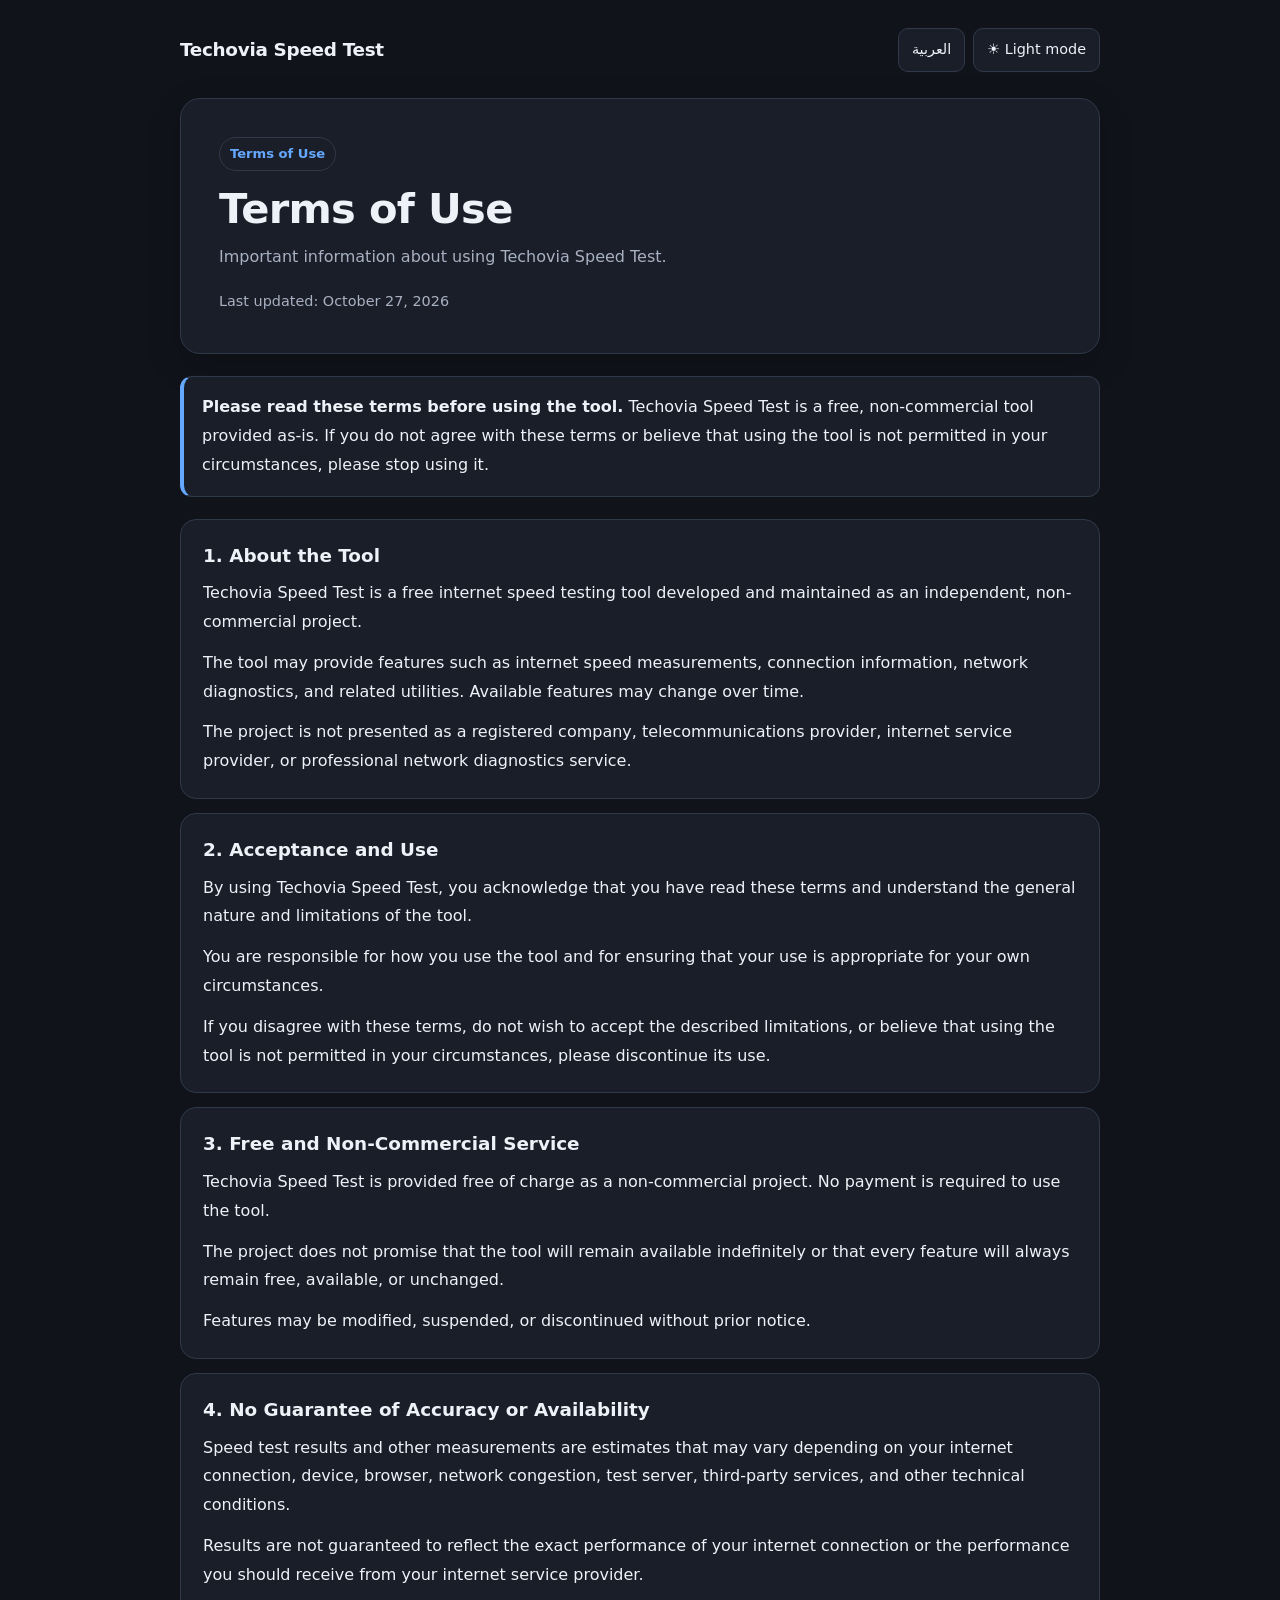
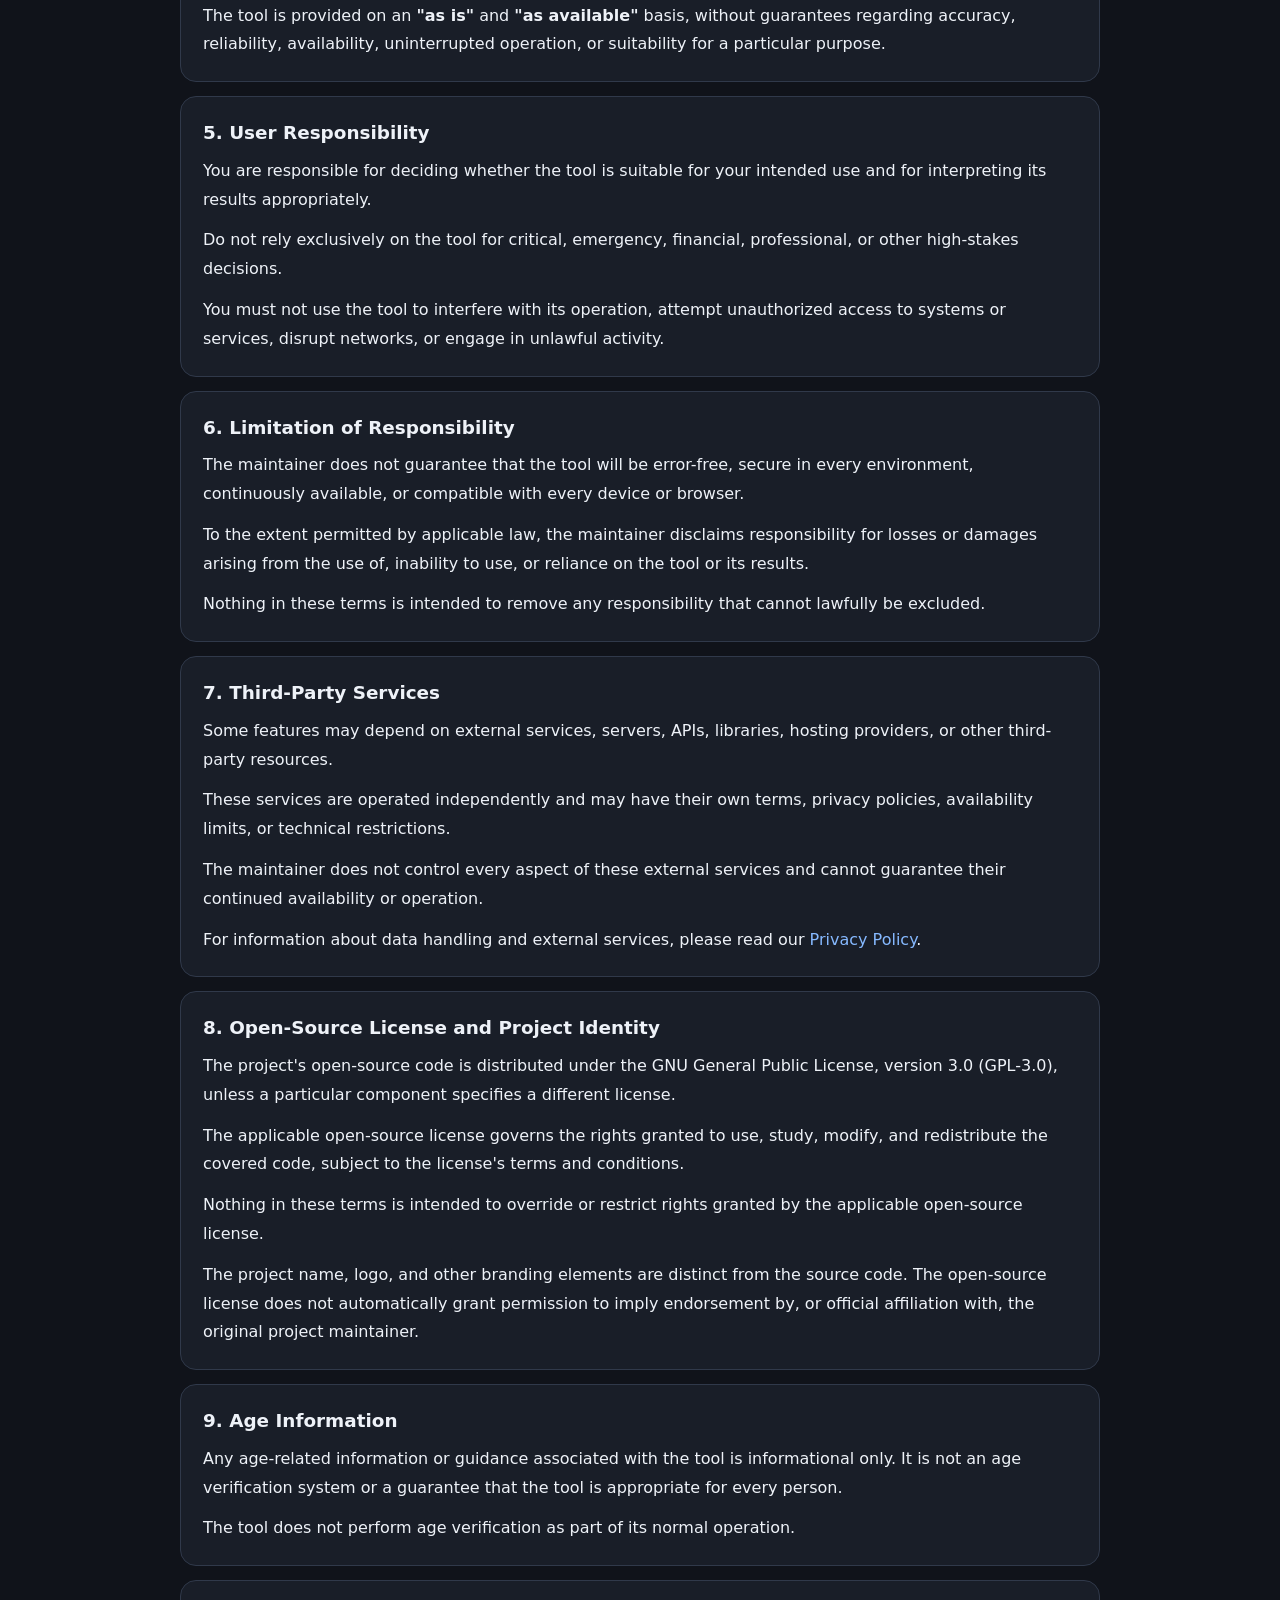
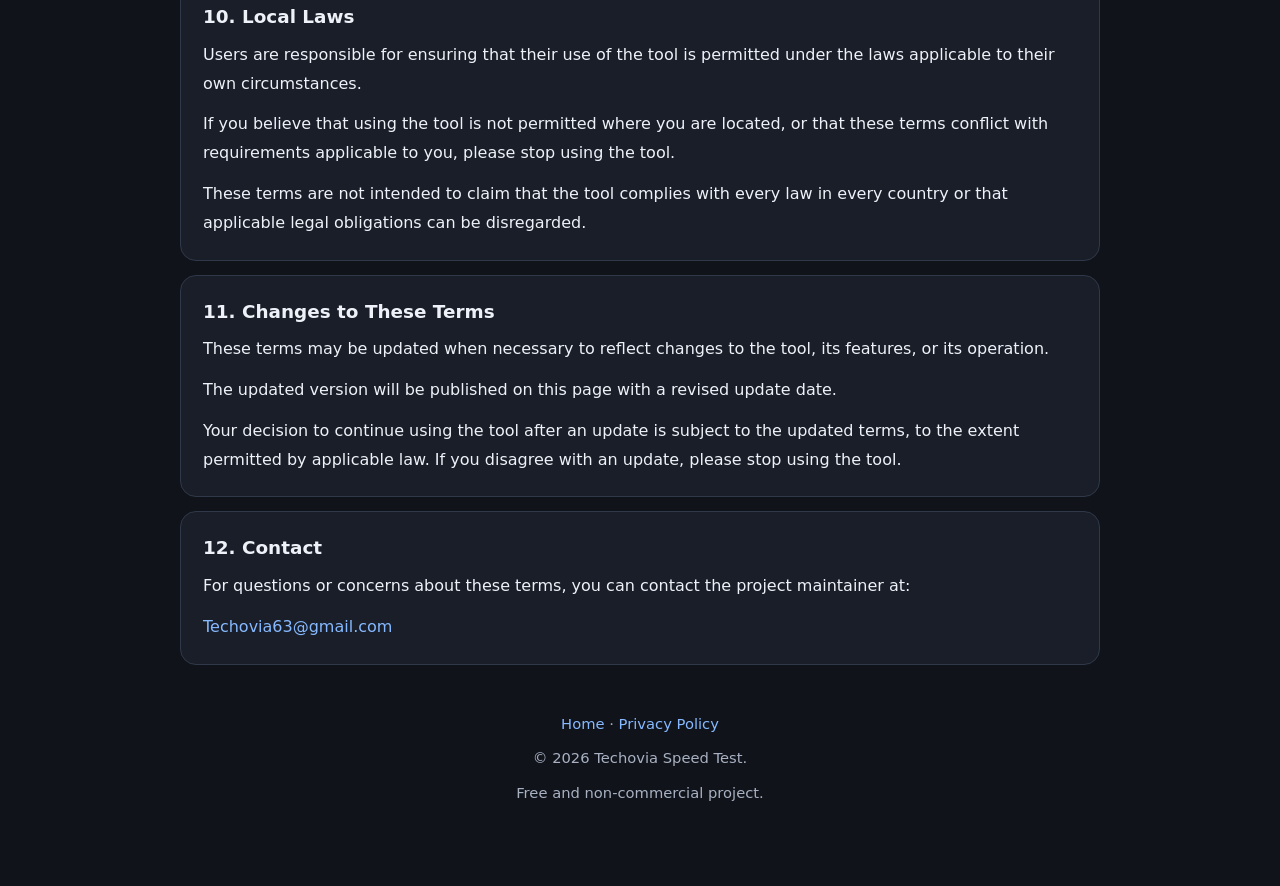
<file: terms.html>
<!DOCTYPE html>
<html lang="en" data-theme="dark">
<head>
  <meta charset="UTF-8">
  <meta name="viewport" content="width=device-width, initial-scale=1.0">

  <meta name="description" content="Terms of Use for Techovia Speed Test, a free, non-commercial internet speed testing tool.">
  <meta name="robots" content="index, follow">
  <meta name="theme-color" content="#10131a">

  <title>Terms of Use — Techovia Speed Test</title>

  <style>
    :root {
      color-scheme: dark;
      --bg: #10131a;
      --surface: #191e28;
      --surface-hover: #222938;
      --text: #eef2f8;
      --muted: #a8b1c2;
      --border: #30394a;
      --accent: #65a8ff;
      --link: #86b9ff;
      --shadow: 0 12px 35px rgba(0, 0, 0, 0.18);
    }

    html[data-theme="light"] {
      color-scheme: light;
      --bg: #f4f6fa;
      --surface: #ffffff;
      --surface-hover: #edf2f9;
      --text: #172033;
      --muted: #5e687b;
      --border: #dce2ec;
      --accent: #1769d2;
      --link: #145fbd;
      --shadow: 0 12px 35px rgba(30, 45, 70, 0.07);
    }

    * {
      box-sizing: border-box;
    }

    html {
      scroll-behavior: smooth;
    }

    body {
      margin: 0;
      background: var(--bg);
      color: var(--text);
      font-family: system-ui, -apple-system, BlinkMacSystemFont,
        "Segoe UI", Tahoma, Arial, sans-serif;
      font-size: 16px;
      line-height: 1.8;
      transition: background 0.2s ease, color 0.2s ease;
    }

    a {
      color: var(--link);
      text-decoration: none;
      overflow-wrap: anywhere;
    }

    a:hover {
      text-decoration: underline;
    }

    button {
      font: inherit;
    }

    button:focus-visible,
    a:focus-visible {
      outline: 3px solid var(--accent);
      outline-offset: 3px;
    }

    .container {
      width: min(920px, calc(100% - 32px));
      margin: 0 auto;
      padding: 28px 0 50px;
    }

    .topbar {
      display: flex;
      justify-content: space-between;
      align-items: center;
      gap: 16px;
      flex-wrap: wrap;
      margin-bottom: 26px;
    }

    .brand {
      color: var(--text);
      font-weight: 800;
      font-size: 1.15rem;
      letter-spacing: -0.3px;
    }

    .controls {
      display: flex;
      flex-wrap: wrap;
      gap: 8px;
    }

    .control {
      border: 1px solid var(--border);
      border-radius: 10px;
      background: var(--surface);
      color: var(--text);
      padding: 8px 13px;
      cursor: pointer;
      font-size: 0.9rem;
      transition: background 0.2s ease;
    }

    .control:hover {
      background: var(--surface-hover);
    }

    .hero {
      background: var(--surface);
      border: 1px solid var(--border);
      border-radius: 20px;
      padding: clamp(22px, 5vw, 38px);
      margin-bottom: 22px;
      box-shadow: var(--shadow);
    }

    .badge {
      display: inline-block;
      padding: 4px 10px;
      border: 1px solid var(--border);
      border-radius: 999px;
      color: var(--accent);
      font-size: 0.82rem;
      font-weight: 700;
      margin-bottom: 12px;
    }

    h1 {
      margin: 0 0 8px;
      font-size: clamp(1.8rem, 5vw, 2.6rem);
      line-height: 1.25;
      letter-spacing: -0.7px;
    }

    .subtitle {
      margin: 0;
      color: var(--muted);
    }

    .updated {
      margin-top: 18px;
      color: var(--muted);
      font-size: 0.9rem;
    }

    .notice {
      background: var(--surface);
      border: 1px solid var(--border);
      border-inline-start: 4px solid var(--accent);
      border-radius: 12px;
      padding: 16px 18px;
      margin-bottom: 22px;
    }

    .notice p {
      margin: 0;
    }

    .content {
      display: grid;
      gap: 14px;
    }

    section {
      background: var(--surface);
      border: 1px solid var(--border);
      border-radius: 16px;
      padding: 22px;
    }

    h2 {
      font-size: 1.15rem;
      line-height: 1.5;
      margin: 0 0 10px;
    }

    p {
      margin: 0 0 12px;
    }

    p:last-child {
      margin-bottom: 0;
    }

    ul {
      margin: 8px 0 12px;
      padding-inline-start: 24px;
    }

    li {
      margin-bottom: 6px;
    }

    .muted {
      color: var(--muted);
    }

    .footer {
      margin-top: 24px;
      padding: 22px;
      text-align: center;
      color: var(--muted);
      font-size: 0.92rem;
    }

    .footer p {
      margin-bottom: 8px;
    }

    [hidden] {
      display: none !important;
    }

    html[dir="rtl"] body {
      text-align: right;
    }

    html[dir="ltr"] body {
      text-align: left;
    }

    @media (max-width: 520px) {
      .container {
        width: min(100% - 22px, 920px);
        padding-top: 16px;
      }

      .topbar {
        align-items: flex-start;
      }

      .controls {
        width: 100%;
      }

      .control {
        flex: 1;
      }

      section {
        padding: 18px;
      }

      .hero {
        padding: 22px 18px;
      }
    }

    @media print {
      :root,
      html[data-theme="light"],
      html[data-theme="dark"] {
        color-scheme: light;
        --bg: #fff;
        --surface: #fff;
        --surface-hover: #fff;
        --text: #111;
        --muted: #444;
        --border: #ddd;
        --accent: #222;
        --link: #111;
        --shadow: none;
      }

      body {
        background: white;
      }

      .controls {
        display: none;
      }

      section,
      .hero,
      .notice {
        break-inside: avoid;
        box-shadow: none;
      }

      a {
        color: #111;
      }
    }
  </style>
</head>

<body>
  <div class="container">

    <header class="topbar">
      <a class="brand" href="./" aria-label="Techovia Speed Test home">
        Techovia Speed Test
      </a>

      <div class="controls">
        <button
          class="control"
          id="languageToggle"
          type="button"
          aria-label="Switch language"
        >
          العربية
        </button>

        <button
          class="control"
          id="themeToggle"
          type="button"
          aria-label="Switch color theme"
        >
          ☀️ Light mode
        </button>
      </div>
    </header>

    <!-- English Version -->
    <main id="englishContent" lang="en" dir="ltr">

      <div class="hero">
        <span class="badge">Terms of Use</span>
        <h1>Terms of Use</h1>

        <p class="subtitle">
          Important information about using Techovia Speed Test.
        </p>

        <p class="updated">
          Last updated: October 27, 2026
        </p>
      </div>

      <div class="notice">
        <p>
          <strong>Please read these terms before using the tool.</strong>
          Techovia Speed Test is a free, non-commercial tool provided
          as-is. If you do not agree with these terms or believe that
          using the tool is not permitted in your circumstances, please
          stop using it.
        </p>
      </div>

      <div class="content">

        <section>
          <h2>1. About the Tool</h2>

          <p>
            Techovia Speed Test is a free internet speed testing tool
            developed and maintained as an independent, non-commercial
            project.
          </p>

          <p>
            The tool may provide features such as internet speed
            measurements, connection information, network diagnostics,
            and related utilities. Available features may change over
            time.
          </p>

          <p>
            The project is not presented as a registered company,
            telecommunications provider, internet service provider,
            or professional network diagnostics service.
          </p>
        </section>

        <section>
          <h2>2. Acceptance and Use</h2>

          <p>
            By using Techovia Speed Test, you acknowledge that you have
            read these terms and understand the general nature and
            limitations of the tool.
          </p>

          <p>
            You are responsible for how you use the tool and for
            ensuring that your use is appropriate for your own
            circumstances.
          </p>

          <p>
            If you disagree with these terms, do not wish to accept
            the described limitations, or believe that using the tool
            is not permitted in your circumstances, please discontinue
            its use.
          </p>
        </section>

        <section>
          <h2>3. Free and Non-Commercial Service</h2>

          <p>
            Techovia Speed Test is provided free of charge as a
            non-commercial project. No payment is required to use the
            tool.
          </p>

          <p>
            The project does not promise that the tool will remain
            available indefinitely or that every feature will always
            remain free, available, or unchanged.
          </p>

          <p>
            Features may be modified, suspended, or discontinued
            without prior notice.
          </p>
        </section>

        <section>
          <h2>4. No Guarantee of Accuracy or Availability</h2>

          <p>
            Speed test results and other measurements are estimates
            that may vary depending on your internet connection,
            device, browser, network congestion, test server,
            third-party services, and other technical conditions.
          </p>

          <p>
            Results are not guaranteed to reflect the exact performance
            of your internet connection or the performance you should
            receive from your internet service provider.
          </p>

          <p>
            The tool is provided on an <strong>"as is"</strong> and
            <strong>"as available"</strong> basis, without guarantees
            regarding accuracy, reliability, availability,
            uninterrupted operation, or suitability for a particular
            purpose.
          </p>
        </section>

        <section>
          <h2>5. User Responsibility</h2>

          <p>
            You are responsible for deciding whether the tool is
            suitable for your intended use and for interpreting its
            results appropriately.
          </p>

          <p>
            Do not rely exclusively on the tool for critical,
            emergency, financial, professional, or other high-stakes
            decisions.
          </p>

          <p>
            You must not use the tool to interfere with its operation,
            attempt unauthorized access to systems or services,
            disrupt networks, or engage in unlawful activity.
          </p>
        </section>

        <section>
          <h2>6. Limitation of Responsibility</h2>

          <p>
            The maintainer does not guarantee that the tool will be
            error-free, secure in every environment, continuously
            available, or compatible with every device or browser.
          </p>

          <p>
            To the extent permitted by applicable law, the maintainer
            disclaims responsibility for losses or damages arising
            from the use of, inability to use, or reliance on the
            tool or its results.
          </p>

          <p>
            Nothing in these terms is intended to remove any
            responsibility that cannot lawfully be excluded.
          </p>
        </section>

        <section>
          <h2>7. Third-Party Services</h2>

          <p>
            Some features may depend on external services, servers,
            APIs, libraries, hosting providers, or other third-party
            resources.
          </p>

          <p>
            These services are operated independently and may have
            their own terms, privacy policies, availability limits,
            or technical restrictions.
          </p>

          <p>
            The maintainer does not control every aspect of these
            external services and cannot guarantee their continued
            availability or operation.
          </p>

          <p>
            For information about data handling and external services,
            please read our
            <a href="./privacy.html">Privacy Policy</a>.
          </p>
        </section>

        <section>
          <h2>8. Open-Source License and Project Identity</h2>

          <p>
            The project's open-source code is distributed under the
            GNU General Public License, version 3.0 (GPL-3.0), unless
            a particular component specifies a different license.
          </p>

          <p>
            The applicable open-source license governs the rights
            granted to use, study, modify, and redistribute the
            covered code, subject to the license's terms and
            conditions.
          </p>

          <p>
            Nothing in these terms is intended to override or
            restrict rights granted by the applicable open-source
            license.
          </p>

          <p>
            The project name, logo, and other branding elements are
            distinct from the source code. The open-source license
            does not automatically grant permission to imply
            endorsement by, or official affiliation with, the
            original project maintainer.
          </p>
        </section>

        <section>
          <h2>9. Age Information</h2>

          <p>
            Any age-related information or guidance associated with
            the tool is informational only. It is not an age
            verification system or a guarantee that the tool is
            appropriate for every person.
          </p>

          <p>
            The tool does not perform age verification as part of
            its normal operation.
          </p>
        </section>

        <section>
          <h2>10. Local Laws</h2>

          <p>
            Users are responsible for ensuring that their use of
            the tool is permitted under the laws applicable to
            their own circumstances.
          </p>

          <p>
            If you believe that using the tool is not permitted
            where you are located, or that these terms conflict
            with requirements applicable to you, please stop using
            the tool.
          </p>

          <p>
            These terms are not intended to claim that the tool
            complies with every law in every country or that
            applicable legal obligations can be disregarded.
          </p>
        </section>

        <section>
          <h2>11. Changes to These Terms</h2>

          <p>
            These terms may be updated when necessary to reflect
            changes to the tool, its features, or its operation.
          </p>

          <p>
            The updated version will be published on this page
            with a revised update date.
          </p>

          <p>
            Your decision to continue using the tool after an
            update is subject to the updated terms, to the extent
            permitted by applicable law. If you disagree with
            an update, please stop using the tool.
          </p>
        </section>

        <section>
          <h2>12. Contact</h2>

          <p>
            For questions or concerns about these terms, you can
            contact the project maintainer at:
          </p>

          <p>
            <a href="mailto:Techovia63@gmail.com">
              Techovia63@gmail.com
            </a>
          </p>
        </section>

      </div>
    </main>

    <!-- Arabic Version -->
    <main id="arabicContent" lang="ar" dir="rtl" hidden>

      <div class="hero">
        <span class="badge">شروط الاستخدام</span>
        <h1>شروط الاستخدام</h1>

        <p class="subtitle">
          معلومات مهمة حول استخدام أداة Techovia Speed Test.
        </p>

        <p class="updated">
          آخر تحديث: 27 أكتوبر 2026
        </p>
      </div>

      <div class="notice">
        <p>
          <strong>يرجى قراءة هذه الشروط قبل استخدام الأداة.</strong>
          أداة Techovia Speed Test هي أداة مجانية وغير ربحية، وتُقدَّم
          كما هي. إذا كنت لا توافق على هذه الشروط، أو تعتقد أن استخدام
          الأداة غير مسموح به في ظروفك، فيرجى التوقف عن استخدامها.
        </p>
      </div>

      <div class="content">

        <section>
          <h2>1. حول الأداة</h2>

          <p>
            Techovia Speed Test هي أداة مجانية لاختبار سرعة الإنترنت،
            يجري تطويرها وصيانتها ضمن مشروع مستقل وغير ربحي.
          </p>

          <p>
            قد توفر الأداة ميزات مثل قياس سرعة الإنترنت، وعرض معلومات
            الاتصال، وتشخيص بعض مشكلات الشبكة، وأدوات مساعدة ذات صلة.
            وقد تتغير الميزات المتاحة بمرور الوقت.
          </p>

          <p>
            لا يُقدَّم المشروع على أنه شركة مسجّلة، أو شركة اتصالات،
            أو مزوّد خدمة إنترنت، أو خدمة احترافية متخصصة في تشخيص
            الشبكات.
          </p>
        </section>

        <section>
          <h2>2. الموافقة على الشروط والاستخدام</h2>

          <p>
            باستخدامك Techovia Speed Test، فإنك تقر بأنك اطّلعت على
            هذه الشروط وتفهم طبيعة الأداة وحدودها العامة.
          </p>

          <p>
            تقع على عاتقك مسؤولية طريقة استخدام الأداة وتحديد مدى
            ملاءمتها لظروفك الخاصة.
          </p>

          <p>
            إذا كنت لا توافق على هذه الشروط، أو لا تقبل الحدود
            الموضحة فيها، أو تعتقد أن استخدام الأداة غير مسموح به
            في ظروفك، فيرجى التوقف عن استخدامها.
          </p>
        </section>

        <section>
          <h2>3. خدمة مجانية وغير ربحية</h2>

          <p>
            تُقدَّم Techovia Speed Test مجانًا ضمن مشروع غير ربحي،
            ولا يتطلب استخدام الأداة دفع أي رسوم.
          </p>

          <p>
            لا يوجد تعهّد باستمرار توفر الأداة إلى أجل غير محدد،
            أو ببقاء جميع الميزات مجانية أو متاحة أو دون تغيير
            في جميع الأوقات.
          </p>

          <p>
            قد تُعدَّل الميزات أو تُعلَّق أو تُوقَف دون إشعار مسبق.
          </p>
        </section>

        <section>
          <h2>4. عدم ضمان الدقة أو التوفر</h2>

          <p>
            نتائج اختبار السرعة والقياسات الأخرى هي تقديرات قد تختلف
            بحسب اتصال الإنترنت، والجهاز، والمتصفح، وازدحام الشبكة،
            وخادم الاختبار، والخدمات الخارجية، والظروف التقنية الأخرى.
          </p>

          <p>
            لا يوجد ضمان بأن النتائج تعكس الأداء الفعلي لاتصال
            الإنترنت بدقة تامة، أو السرعة التي يفترض أن تحصل عليها
            من مزوّد خدمة الإنترنت.
          </p>

          <p>
            تُقدَّم الأداة على أساس
            <strong>«كما هي»</strong> و<strong>«حسب التوفر»</strong>،
            دون ضمانات بشأن دقة النتائج أو موثوقيتها أو توفر الخدمة
            أو عملها دون انقطاع أو ملاءمتها لغرض معين.
          </p>
        </section>

        <section>
          <h2>5. مسؤولية المستخدم</h2>

          <p>
            تقع على عاتقك مسؤولية تحديد مدى ملاءمة الأداة للغرض
            الذي تريد استخدامها من أجله، وتفسير نتائجها بصورة مناسبة.
          </p>

          <p>
            لا تعتمد على الأداة وحدها لاتخاذ قرارات حاسمة أو طارئة
            أو مالية أو مهنية أو غيرها من القرارات التي قد تترتب
            عليها عواقب مهمة.
          </p>

          <p>
            يُمنع استخدام الأداة للتدخل في عملها، أو محاولة الوصول
            غير المصرح به إلى الأنظمة أو الخدمات، أو تعطيل الشبكات،
            أو ممارسة أنشطة غير قانونية.
          </p>
        </section>

        <section>
          <h2>6. حدود المسؤولية</h2>

          <p>
            لا يضمن المطوّر خلو الأداة من الأخطاء، أو أمانها في
            جميع البيئات، أو توفرها بصورة مستمرة، أو توافقها مع
            جميع الأجهزة والمتصفحات.
          </p>

          <p>
            بالقدر الذي يسمح به القانون المنطبق، لا يتحمل المطوّر
            المسؤولية عن الخسائر أو الأضرار الناتجة عن استخدام
            الأداة أو عدم القدرة على استخدامها أو الاعتماد على
            نتائجها.
          </p>

          <p>
            لا يُقصد بأي بند في هذه الشروط استبعاد أي مسؤولية
            لا يسمح القانون باستبعادها.
          </p>
        </section>

        <section>
          <h2>7. الخدمات الخارجية</h2>

          <p>
            قد تعتمد بعض الميزات على خدمات خارجية أو خوادم أو واجهات
            برمجية أو مكتبات أو مزوّدي استضافة أو موارد تابعة لأطراف
            ثالثة.
          </p>

          <p>
            تُدار هذه الخدمات بصورة مستقلة، وقد تكون لها شروط استخدام
            وسياسات خصوصية وحدود تقنية خاصة بها.
          </p>

          <p>
            لا يتحكم المطوّر في جميع جوانب هذه الخدمات الخارجية،
            ولا يضمن استمرار توفرها أو عملها.
          </p>

          <p>
            لمعرفة المزيد عن معالجة البيانات والخدمات الخارجية،
            يرجى الاطلاع على
            <a href="./privacy.html">سياسة الخصوصية</a>.
          </p>
        </section>

        <section>
          <h2>8. رخصة المصدر المفتوح وهوية المشروع</h2>

          <p>
            يُوزَّع الكود مفتوح المصدر الخاص بالمشروع بموجب رخصة
            GNU General Public License، الإصدار الثالث (GPL-3.0)،
            ما لم يُذكر ترخيص مختلف لمكوّن محدد.
          </p>

          <p>
            تحدد الرخصة المعمول بها الحقوق الممنوحة لاستخدام الكود
            المشمول بها ودراسته وتعديله وإعادة توزيعه، وفقًا لشروط
            الرخصة وأحكامها.
          </p>

          <p>
            لا يُقصد بأي بند في هذه الشروط تجاوز الحقوق التي تمنحها
            رخصة المصدر المفتوح المعمول بها أو تقييدها.
          </p>

          <p>
            يختلف اسم المشروع وشعاره وعناصر هويته البصرية عن الكود
            المصدري. ولا تمنح رخصة المصدر المفتوح تلقائيًا إذنًا
            بالإيحاء بوجود تأييد من مطوّر المشروع الأصلي أو ارتباط
            رسمي به.
          </p>
        </section>

        <section>
          <h2>9. المعلومات المتعلقة بالعمر</h2>

          <p>
            أي معلومات أو إرشادات تتعلق بالعمر وتُعرض ضمن الأداة
            هي معلومات إرشادية فقط، وليست نظامًا للتحقق من العمر
            أو ضمانًا بأن الأداة مناسبة لكل شخص.
          </p>

          <p>
            لا تجري الأداة تحققًا من العمر ضمن طريقة عملها المعتادة.
          </p>
        </section>

        <section>
          <h2>10. القوانين المحلية</h2>

          <p>
            يتحمل المستخدم مسؤولية التأكد من أن استخدامه للأداة
            مسموح به بموجب القوانين المنطبقة على ظروفه الخاصة.
          </p>

          <p>
            إذا كنت تعتقد أن استخدام الأداة غير مسموح به في مكان
            وجودك، أو أن هذه الشروط تتعارض مع متطلبات تنطبق عليك،
            فيرجى التوقف عن استخدام الأداة.
          </p>

          <p>
            لا تهدف هذه الشروط إلى الادعاء بأن الأداة متوافقة مع
            جميع القوانين في جميع الدول، أو أن الالتزامات القانونية
            المنطبقة يمكن تجاهلها.
          </p>
        </section>

        <section>
          <h2>11. التعديلات على الشروط</h2>

          <p>
            قد تُحدَّث هذه الشروط عند الحاجة لتعكس التغييرات التي
            تطرأ على الأداة أو ميزاتها أو طريقة عملها.
          </p>

          <p>
            ستُنشر النسخة المحدّثة على هذه الصفحة مع تعديل تاريخ
            آخر تحديث.
          </p>

          <p>
            يخضع استمرارك في استخدام الأداة بعد تحديث الشروط
            للشروط المحدّثة، بالقدر الذي يسمح به القانون المنطبق.
            وإذا كنت لا توافق على أي تحديث، فيرجى التوقف عن استخدام
            الأداة.
          </p>
        </section>

        <section>
          <h2>12. التواصل</h2>

          <p>
            للاستفسارات أو الملاحظات المتعلقة بهذه الشروط، يمكنك
            التواصل مع القائم على المشروع عبر البريد الإلكتروني:
          </p>

          <p>
            <a href="mailto:Techovia63@gmail.com">
              Techovia63@gmail.com
            </a>
          </p>
        </section>

      </div>
    </main>

    <footer class="footer">
      <p>
        <a href="./">Home</a>
        <span aria-hidden="true"> · </span>
        <a href="./privacy.html" id="privacyLink">Privacy Policy</a>
      </p>

      <p>
        &copy; <span id="currentYear"></span> Techovia Speed Test.
      </p>

      <p id="footerNote">
        Free and non-commercial project.
      </p>
    </footer>

  </div>

  <script>
    (() => {
      "use strict";

      const root = document.documentElement;
      const englishContent = document.getElementById("englishContent");
      const arabicContent = document.getElementById("arabicContent");
      const languageToggle = document.getElementById("languageToggle");
      const themeToggle = document.getElementById("themeToggle");
      const privacyLink = document.getElementById("privacyLink");
      const footerNote = document.getElementById("footerNote");

      const translations = {
        en: {
          title: "Terms of Use — Techovia Speed Test",
          privacy: "Privacy Policy",
          home: "Home",
          footer: "Free and non-commercial project.",
          themeLight: "☀️ Light mode",
          themeDark: "🌙 Dark mode",
          switchLanguage: "العربية"
        },
        ar: {
          title: "شروط الاستخدام — Techovia Speed Test",
          privacy: "سياسة الخصوصية",
          home: "الرئيسية",
          footer: "مشروع مجاني وغير ربحي.",
          themeLight: "☀️ الوضع الفاتح",
          themeDark: "🌙 الوضع الداكن",
          switchLanguage: "English"
        }
      };

      function safeStorageGet(key) {
        try {
          return localStorage.getItem(key);
        } catch (_) {
          return null;
        }
      }

      function safeStorageSet(key, value) {
        try {
          localStorage.setItem(key, value);
        } catch (_) {
          // The page remains usable if storage is unavailable.
        }
      }

      function applyLanguage(language, persist = true) {
        const lang = language === "ar" ? "ar" : "en";
        const isArabic = lang === "ar";
        const labels = translations[lang];

        root.lang = lang;
        root.dir = isArabic ? "rtl" : "ltr";

        englishContent.hidden = isArabic;
        arabicContent.hidden = !isArabic;

        document.title = labels.title;
        languageToggle.textContent = labels.switchLanguage;
        languageToggle.setAttribute(
          "aria-label",
          isArabic ? "تغيير اللغة" : "Switch language"
        );

        privacyLink.textContent = labels.privacy;
        privacyLink.href = "./privacy.html";

        const homeLink = document.querySelector(".footer a[href='./']");
        if (homeLink) {
          homeLink.textContent = labels.home;
        }

        footerNote.textContent = labels.footer;
        updateThemeButton();

        if (persist) {
          safeStorageSet("techovia_terms_lang", lang);
        }
      }

      function applyTheme(theme, persist = true) {
        const selectedTheme = theme === "light" ? "light" : "dark";

        root.dataset.theme = selectedTheme;
        updateThemeButton();

        if (persist) {
          safeStorageSet("techovia_terms_theme", selectedTheme);
        }
      }

      function updateThemeButton() {
        const isLight = root.dataset.theme === "light";
        const isArabic = root.lang === "ar";

        if (isArabic) {
          themeToggle.textContent = isLight
            ? translations.ar.themeDark
            : translations.ar.themeLight;
        } else {
          themeToggle.textContent = isLight
            ? translations.en.themeDark
            : translations.en.themeLight;
        }

        themeToggle.setAttribute(
          "aria-label",
          isArabic ? "تغيير المظهر" : "Switch color theme"
        );
      }

      languageToggle.addEventListener("click", () => {
        const nextLanguage = root.lang === "ar" ? "en" : "ar";
        applyLanguage(nextLanguage);
      });

      themeToggle.addEventListener("click", () => {
        const nextTheme =
          root.dataset.theme === "dark" ? "light" : "dark";

        applyTheme(nextTheme);
      });

      document.getElementById("currentYear").textContent =
        new Date().getFullYear();

      const savedLanguage = safeStorageGet("techovia_terms_lang");
      const savedTheme = safeStorageGet("techovia_terms_theme");

      applyLanguage(
        savedLanguage === "ar" ? "ar" : "en",
        false
      );

      applyTheme(
        savedTheme === "light" ? "light" : "dark",
        false
      );
    })();
  </script>
</body>
    </html>
</file>
